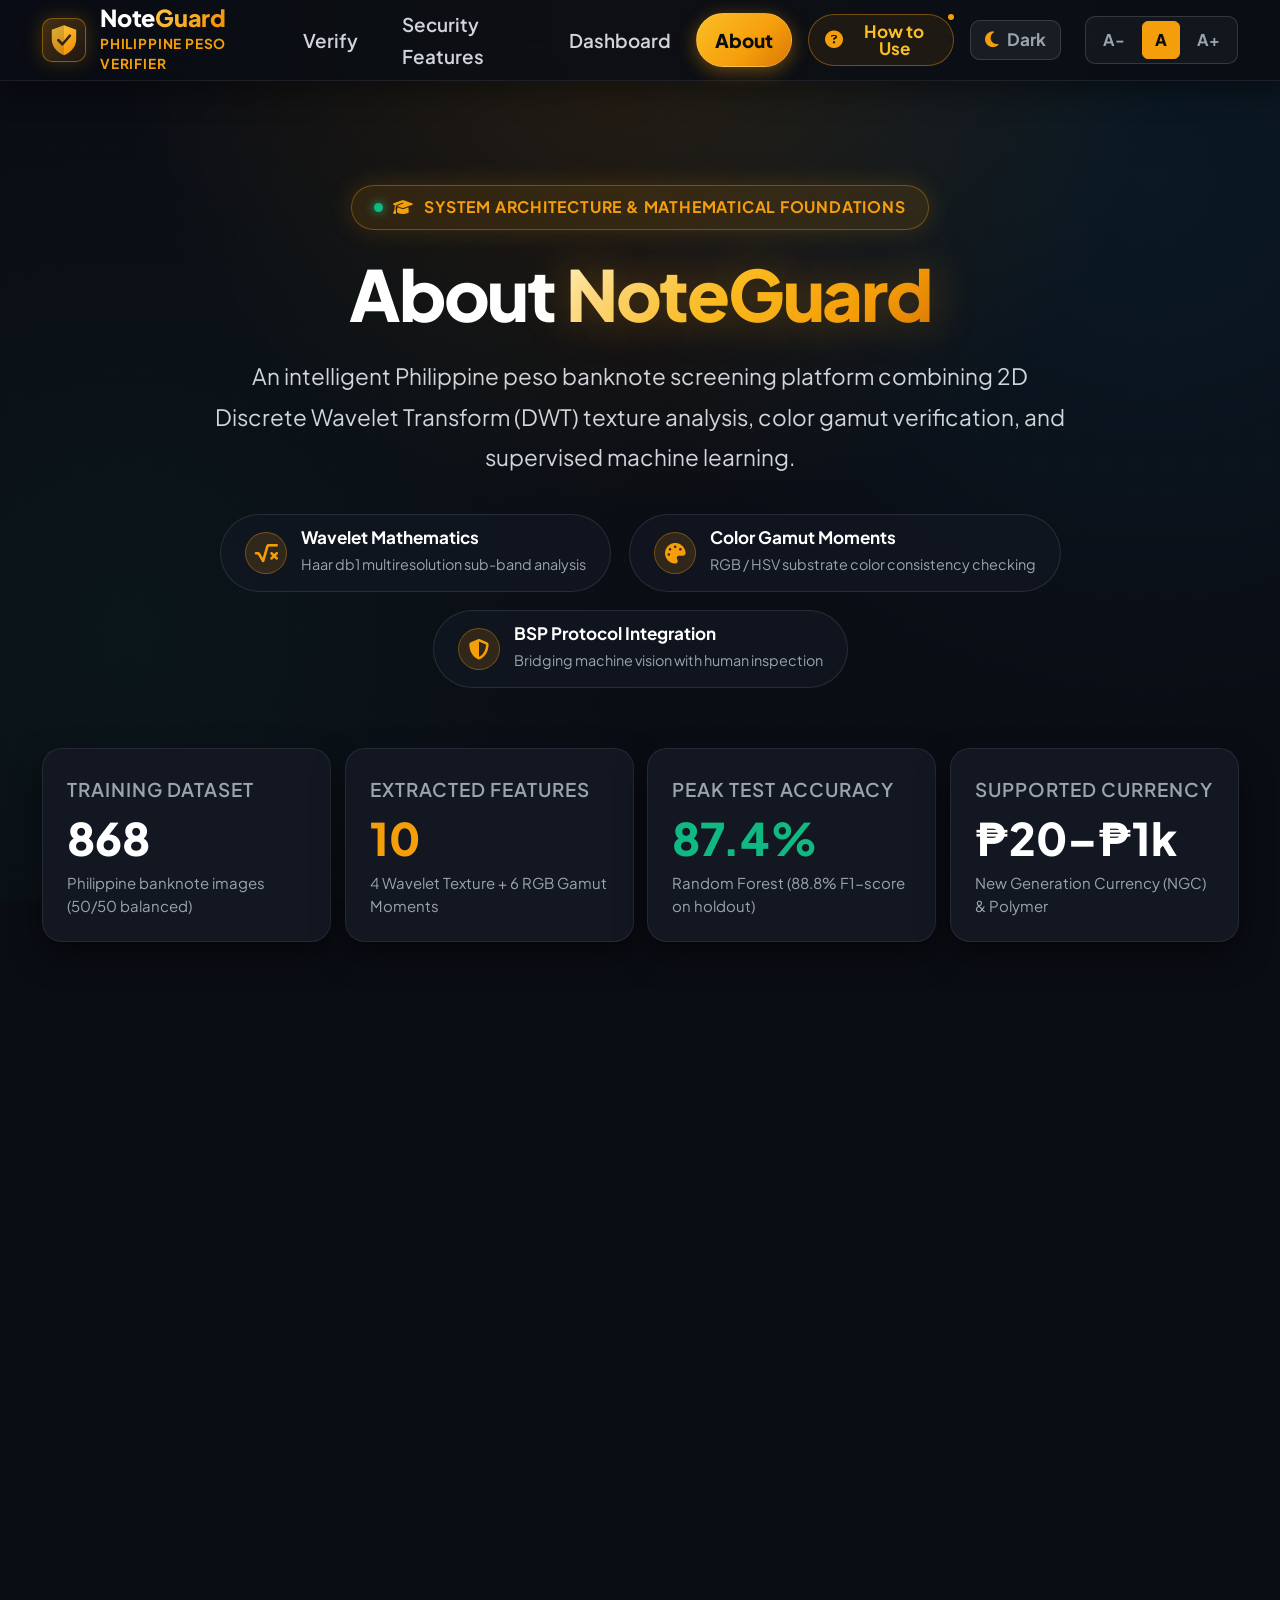
<file: about.html>
<!DOCTYPE html>
<html lang="en">
<head>
    <meta charset="UTF-8">
    <meta name="viewport" content="width=device-width, initial-scale=1.0">
    <meta name="color-scheme" content="dark light">
    <meta name="theme-color" content="#0a0d14">
    <title>About — NoteGuard Philippine Banknote Classifier</title>

    <!-- Favicon & App Icons -->
    <link rel="icon" type="image/svg+xml" href="/static/img/noteguard-icon.svg">
    <link rel="apple-touch-icon" href="/static/img/noteguard-app-icon.svg">

    <!-- Critical Theme & Text-Size Pre-Render Initializer (prevents flash of wrong theme) -->
    <style>
      :root, html, body {
        background-color: #0a0d14;
        color: #f1f5f9;
        color-scheme: dark;
      }
      html[data-theme="light"], html[data-theme="light"] body {
        background-color: #f4efe6 !important;
        background: #f4efe6 !important;
        color: #2b303a !important;
        color-scheme: light;
      }
    </style>
    <script>
      (function() {
        // Add js-enabled class to <html> immediately so animation initial state only activates with JS
        document.documentElement.classList.add("js-enabled");

        try {
          var savedTheme = localStorage.getItem("noteguard_theme") || "dark";
          document.documentElement.setAttribute("data-theme", savedTheme);
          var metaColor = document.querySelector('meta[name="theme-color"]');
          if (metaColor) metaColor.setAttribute("content", savedTheme === "light" ? "#f4efe6" : "#0a0d14");
        } catch (e) {}

        try {
          var savedSize = localStorage.getItem("noteguard_text_size") || "normal";
          document.documentElement.setAttribute("data-text-size", savedSize);
        } catch (e) {}
      })();
    </script>

    <!-- Seamless Navigation Resolver (handles both Flask :5000 and Live Server / Static environments) -->
    <script>
      (function() {
        var isStatic = window.location.protocol === "file:" || 
                       (window.location.port !== "" && window.location.port !== "5000");

        function resolveHref(target) {
          if (!target) return target;
          var clean = target.split("?")[0].split("#")[0];
          if (clean === "/" || clean === "" || clean.endsWith("/index") || clean.endsWith("/index.html")) {
            return isStatic ? "index.html" : "/";
          }
          if (clean === "/security" || clean.endsWith("/security") || clean.endsWith("/security.html")) {
            return isStatic ? "security.html" : "/security";
          }
          if (clean === "/dashboard" || clean.endsWith("/dashboard") || clean.endsWith("/dashboard.html")) {
            return isStatic ? "dashboard.html" : "/dashboard";
          }
          if (clean === "/about" || clean.endsWith("/about") || clean.endsWith("/about.html")) {
            return isStatic ? "about.html" : "/about";
          }
          return target;
        }

        function fixAllNavLinks() {
          if (!isStatic) return;
          var links = document.querySelectorAll('a[href]');
          for (var i = 0; i < links.length; i++) {
            var raw = links[i].getAttribute("href");
            if (raw && !raw.startsWith("#") && !raw.startsWith("http://") && !raw.startsWith("https://") && !raw.startsWith("mailto:")) {
              var fixed = resolveHref(raw);
              if (fixed && fixed !== raw) {
                links[i].setAttribute("href", fixed);
              }
            }
          }
        }

        if (document.readyState === "loading") {
          document.addEventListener("DOMContentLoaded", fixAllNavLinks);
        } else {
          fixAllNavLinks();
        }

        // Global capture-phase click interceptor to prevent 404s/white screen on static servers
        document.addEventListener("click", function(e) {
          var a = e.target.closest("a");
          if (!a) return;
          var href = a.getAttribute("href");
          if (!href || href.startsWith("#") || href.startsWith("http://") || href.startsWith("https://") || href.startsWith("mailto:")) return;
          
          if (isStatic) {
            var target = resolveHref(href);
            if (target && target !== href) {
              e.preventDefault();
              window.location.href = target;
            }
          }
        }, true);
      })();
    </script>

    <!-- Google Fonts -->
    <link rel="preconnect" href="https://fonts.googleapis.com">
    <link rel="preconnect" href="https://fonts.gstatic.com" crossorigin>
    <link href="https://fonts.googleapis.com/css2?family=IBM+Plex+Mono:wght@400;500;600&family=IBM+Plex+Sans:wght@400;500;600;700;800&family=Plus+Jakarta+Sans:wght@400;500;600;700;800&display=swap" rel="stylesheet">

    <!-- Font Awesome -->
    <link rel="stylesheet" href="https://cdnjs.cloudflare.com/ajax/libs/font-awesome/6.5.1/css/all.min.css" integrity="sha512-DTOQO9RWCH3ppGqcWaEA1BIZOC6xxalwEsw9c2QQeAIftl+Vegovlnee1c9QX4TctnWMn13TZye+giMm8e2LwA==" crossorigin="anonymous" referrerpolicy="no-referrer">

    <!-- App Stylesheet -->
    <link rel="stylesheet" href="/static/css/style.css?v=5.0">

    
</head>
<body>
    <!-- Header / Navbar -->
    <header class="navbar">
        <div class="container nav-container">
            <a href="/index.html" class="brand" aria-label="NoteGuard Home">
                <span class="brand-icon">
                    <img src="/static/img/noteguard-icon.svg" alt="NoteGuard Logo" class="brand-logo-img">
                </span>
                <div class="brand-text-col">
                    <span class="brand-name">Note<span class="brand-name-accent">Guard</span></span>
                    <span class="brand-subtitle">Philippine Peso Verifier</span>
                </div>
            </a>

            
            <div class="nav-controls-right">
                <nav class="nav-links" id="navLinks">
                    <a href="/index.html" class="nav-link">Verify</a>
                    <a href="/security.html" class="nav-link">Security Features</a>
                    <a href="/dashboard.html" class="nav-link">Dashboard</a>
                    <a href="/about.html" class="nav-link active">About</a>
                </nav>

                <!-- How to Use Guide Button -->
                <button type="button" class="btn-how-to-use" id="btnHowToUse" aria-haspopup="dialog" aria-controls="howToUseModal" aria-label="Open How to Use guide" title="How to Use NoteGuard">
                    <i class="fa-solid fa-circle-question"></i>
                    <span class="how-to-use-text">How to Use</span>
                </button>

                <!-- Theme Switcher Mode Button -->
                <button type="button" class="theme-toggle-btn" id="themeToggleBtn" aria-label="Toggle dark or light theme" title="Switch Theme (Dark / Light)">
                    <i class="fa-solid fa-moon" id="themeIcon"></i>
                    <span class="theme-label" id="themeLabel">Dark</span>
                </button>

                <!-- Hamburger Menu Trigger (Direct sibling of themeToggleBtn on mobile) -->
                <button class="nav-hamburger" id="navHamburger" aria-label="Toggle navigation">
                    <i class="fa-solid fa-bars"></i>
                </button>

                <!-- Desktop Text-Size Accessibility Controls (A- / A / A+) -->
                <div class="text-size-toggle desktop-only" role="group" aria-label="Text Size Accessibility Controls">
                    <button type="button" class="text-size-btn btn-text-dec" id="btnTextDec" aria-label="Decrease text size" title="Smaller text">A-</button>
                    <button type="button" class="text-size-btn btn-text-reset" id="btnTextReset" aria-label="Reset text size" title="Default text size (18px)">A</button>
                    <button type="button" class="text-size-btn btn-text-inc" id="btnTextInc" aria-label="Increase text size" title="Larger text">A+</button>
                </div>
            </div>
        </div>
    </header>

    <!-- Main Content -->
    <main class="main-content">
        
<div class="container">

  <!-- Hero Header -->
  <div class="hero-header" data-animate="fade-up">
    <div class="hero-badge">
      <span class="hero-badge-dot"></span>
      <i class="fa-solid fa-graduation-cap"></i>
      <span>System Architecture & Mathematical Foundations</span>
    </div>
    <h1 class="hero-title">About <span class="gradient-text">NoteGuard</span></h1>
    <p class="hero-desc">
      An intelligent Philippine peso banknote screening platform combining 2D Discrete Wavelet Transform (DWT) texture analysis, color gamut verification, and supervised machine learning.
    </p>
    <div class="hero-features-ribbon" data-animate-group>
      <div class="hero-feature-item" data-animate="fade-up">
        <div class="feature-icon-circle"><i class="fa-solid fa-square-root-variable"></i></div>
        <div>
          <strong>Wavelet Mathematics</strong>
          <span>Haar db1 multiresolution sub-band analysis</span>
        </div>
      </div>
      <div class="hero-feature-item" data-animate="fade-up">
        <div class="feature-icon-circle"><i class="fa-solid fa-palette"></i></div>
        <div>
          <strong>Color Gamut Moments</strong>
          <span>RGB / HSV substrate color consistency checking</span>
        </div>
      </div>
      <div class="hero-feature-item" data-animate="fade-up">
        <div class="feature-icon-circle"><i class="fa-solid fa-shield-halved"></i></div>
        <div>
          <strong>BSP Protocol Integration</strong>
          <span>Bridging machine vision with human inspection</span>
        </div>
      </div>
    </div>
  </div>

  <!-- Key Statistics Grid -->
  <div class="metrics-grid" data-animate-group>
    <div class="metric-card" data-animate="fade-up">
      <div class="metric-label">Training Dataset</div>
      <div class="metric-value">868</div>
      <div class="metric-sub">Philippine banknote images (50/50 balanced)</div>
    </div>
    <div class="metric-card" data-animate="fade-up">
      <div class="metric-label">Extracted Features</div>
      <div class="metric-value" style="color: var(--color-primary);">10</div>
      <div class="metric-sub">4 Wavelet Texture + 6 RGB Gamut Moments</div>
    </div>
    <div class="metric-card" data-animate="fade-up">
      <div class="metric-label">Peak Test Accuracy</div>
      <div class="metric-value" style="color: var(--color-genuine);">87.4%</div>
      <div class="metric-sub">Random Forest (88.8% F1-score on holdout)</div>
    </div>
    <div class="metric-card" data-animate="fade-up">
      <div class="metric-label">Supported Currency</div>
      <div class="metric-value">₱20–₱1k</div>
      <div class="metric-sub">New Generation Currency (NGC) & Polymer</div>
    </div>
  </div>

  <!-- How It Works (Pipeline) -->
  <div class="card" data-animate="fade-up">
    <div class="card-header">
      <div class="card-title-group">
        <div class="card-title-icon-box">
          <i class="fa-solid fa-gears" style="color: var(--color-primary);"></i>
        </div>
        <div>
          <h2 class="card-title">How NoteGuard Works</h2>
          <p class="card-subtitle">End-to-end verification pipeline from photo capture to multi-modal verdict</p>
        </div>
      </div>
    </div>

    <div class="card-body">
      <div class="about-steps-list" data-animate-group>
        
        <!-- Step 1 -->
        <div class="about-step-card" data-animate="fade-up">
          <div class="about-step-number">1</div>
          <div class="about-step-content">
            <div class="about-step-title">
              <i class="fa-solid fa-camera" style="color: var(--color-primary);"></i>
              Image Ingestion & Preprocessing
            </div>
            <div class="about-step-body">
              The user uploads or captures a photo of a Philippine peso note. The image is validated for integrity, normalized to standard resolution, and separated into its grayscale luminance channel for micro-texture decomposition alongside RGB planes for color spectrum analysis.
            </div>
          </div>
        </div>

        <!-- Step 2 -->
        <div class="about-step-card" data-animate="fade-up">
          <div class="about-step-number">2</div>
          <div class="about-step-content">
            <div class="about-step-title">
              <i class="fa-solid fa-wave-square" style="color: var(--color-primary);"></i>
              2D Discrete Wavelet Decomposition (DWT)
            </div>
            <div class="about-step-body">
              Using the Haar wavelet basis (db1), the image undergoes single-level 2D wavelet decomposition. From the approximation coefficients (cA) and detail bands (cH, cV, cD), NoteGuard extracts statistical moments that characterize genuine abaca-cotton paper fibers vs smooth photocopier paper.
            </div>
          </div>
        </div>

        <!-- Step 3 -->
        <div class="about-step-card" data-animate="fade-up">
          <div class="about-step-number">3</div>
          <div class="about-step-content">
            <div class="about-step-title">
              <i class="fa-solid fa-brain" style="color: var(--color-primary);"></i>
              Supervised Machine Learning Classification
            </div>
            <div class="about-step-body">
              The 10-dimensional feature vector is evaluated by trained <strong>Random Forest</strong> and <strong>Decision Tree</strong> classifiers. The models calculate class probabilities for <strong>Genuine</strong> vs <strong>Forged</strong> banknotes based on patterns learned from 868 Philippine currency specimens.
            </div>
          </div>
        </div>

        <!-- Step 4 -->
        <div class="about-step-card" data-animate="fade-up">
          <div class="about-step-number">4</div>
          <div class="about-step-content">
            <div class="about-step-title">
              <i class="fa-solid fa-shield-halved" style="color: var(--color-primary);"></i>
              Multi-Modal Heuristics & BSP Verification
            </div>
            <div class="about-step-body">
              High-frequency energy (sharpness), color chemistry, and denomination patterns are checked against empirical genuine thresholds. An out-of-distribution safeguard flags unclassified images, and users are guided to verify physical <strong>FEEL • LOOK • TILT</strong> security features.
            </div>
          </div>
        </div>

      </div>
    </div>
  </div>

  <!-- Mathematical Wavelet Texture Features -->
  <div class="card" data-animate="fade-up">
    <div class="card-header">
      <div class="card-title-group">
        <div class="card-title-icon-box">
          <i class="fa-solid fa-square-root-variable" style="color: var(--color-primary);"></i>
        </div>
        <div>
          <h2 class="card-title">Wavelet Feature Foundations</h2>
          <p class="card-subtitle">Statistical metrics derived from wavelet approximation coefficients</p>
        </div>
      </div>
    </div>

    <div class="card-body">
      <div class="wavelet-theory-grid" data-animate-group>
        
        <div class="wavelet-theory-card" data-animate="fade-up">
          <div class="wavelet-theory-title">
            <i class="fa-solid fa-chart-line" style="color: var(--color-primary);"></i>
            Variance
          </div>
          <div class="wavelet-theory-desc">
            Measures the spread of wavelet coefficient energy. Genuine banknotes feature micro-relief and abaca fibers that yield consistent, high variance, whereas inkjet photocopies display flat, low variance.
          </div>
        </div>

        <div class="wavelet-theory-card" data-animate="fade-up">
          <div class="wavelet-theory-title">
            <i class="fa-solid fa-chart-area" style="color: var(--color-primary);"></i>
            Skewness
          </div>
          <div class="wavelet-theory-desc">
            Quantifies the asymmetry of the coefficient distribution. Intaglio engraved portraits produce heavy directional shading that shifts the distribution skew away from normal Gaussian noise.
          </div>
        </div>

        <div class="wavelet-theory-card" data-animate="fade-up">
          <div class="wavelet-theory-title">
            <i class="fa-solid fa-chart-simple" style="color: var(--color-primary);"></i>
            Kurtosis (Excess)
          </div>
          <div class="wavelet-theory-desc">
            Measures the peakedness and tail heaviness of wavelet coefficients. Sharp intaglio lines and fine guilloche borders produce pronounced peaks and heavy-tailed kurtosis values.
          </div>
        </div>

        <div class="wavelet-theory-card" data-animate="fade-up">
          <div class="wavelet-theory-title">
            <i class="fa-solid fa-network-wired" style="color: var(--color-primary);"></i>
            Shannon Entropy
          </div>
          <div class="wavelet-theory-desc">
            Evaluates the information density and randomness of the banknote surface. Complex security patterns yield high entropy, while blurred or filtered counterfeit prints show reduced information entropy.
          </div>
        </div>

      </div>
    </div>
  </div>

  <!-- Training Data & Rigorous Validation -->
  <div class="card" data-animate="fade-up">
    <div class="card-header">
      <div class="card-title-group">
        <div class="card-title-icon-box">
          <i class="fa-solid fa-database" style="color: var(--color-primary);"></i>
        </div>
        <div>
          <h2 class="card-title">Training Data & Validation Methodology</h2>
          <p class="card-subtitle">Truthful documentation of dataset construction and machine learning validation</p>
        </div>
      </div>
    </div>

    <div class="card-body">
      <ul style="padding-left: 20px; font-size: 0.88rem; color: var(--text-muted); line-height: 1.8;">
        <li><strong>Dataset Origin:</strong> 868 high-resolution crops of Philippine banknotes across all 6 New Generation Currency (NGC) denominations (₱20, ₱50, ₱100, ₱200, ₱500, ₱1,000) and realistic simulated counterfeits.</li>
        <li><strong>Balanced Classes:</strong> Exactly 434 genuine specimens and 434 counterfeit specimens (50% / 50% class balance) to prevent majority-class prediction bias.</li>
        <li><strong>Data Leakage Prevention:</strong> Split 80% train (685 images) and 20% test (183 images) using <strong>GroupShuffleSplit</strong> grouped by source image, guaranteeing no augmented versions of the same banknote appear in both training and test sets.</li>
        <li><strong>Domain Adaptation:</strong> Feature extraction includes adaptive resolution scaling and empirical bounding to protect against out-of-distribution camera anomalies.</li>
      </ul>
    </div>
  </div>

  <!-- Technology Stack -->
  <div class="card" data-animate="fade-up">
    <div class="card-header">
      <div class="card-title-group">
        <div class="card-title-icon-box">
          <i class="fa-solid fa-microchip" style="color: var(--color-primary);"></i>
        </div>
        <div>
          <h2 class="card-title">Technology Stack</h2>
          <p class="card-subtitle">Open-source libraries powering NoteGuard</p>
        </div>
      </div>
    </div>

    <div class="card-body">
      <div class="tech-stack-wrap">
        <div class="tech-badge-pill"><i class="fa-brands fa-python" style="color: #f59e0b;"></i> Python 3.10+</div>
        <div class="tech-badge-pill"><i class="fa-solid fa-flask" style="color: #f59e0b;"></i> Flask 3.x</div>
        <div class="tech-badge-pill"><i class="fa-solid fa-brain" style="color: #f59e0b;"></i> scikit-learn</div>
        <div class="tech-badge-pill"><i class="fa-solid fa-wave-square" style="color: #f59e0b;"></i> PyWavelets (DWT)</div>
        <div class="tech-badge-pill"><i class="fa-solid fa-eye" style="color: #f59e0b;"></i> OpenCV / Pillow</div>
        <div class="tech-badge-pill"><i class="fa-solid fa-calculator" style="color: #f59e0b;"></i> NumPy</div>
        <div class="tech-badge-pill"><i class="fa-solid fa-table" style="color: #f59e0b;"></i> Pandas</div>
        <div class="tech-badge-pill"><i class="fa-solid fa-chart-simple" style="color: #f59e0b;"></i> Chart.js</div>
      </div>
    </div>
  </div>

  <!-- Educational Disclaimer -->
  <div class="card" style="border-left: 4px solid var(--color-primary);" data-animate="fade-up">
    <div class="card-body">
      <div style="font-size: 0.95rem; font-weight: 700; color: var(--color-primary); margin-bottom: 8px; display: flex; align-items: center; gap: 8px;">
        <i class="fa-solid fa-triangle-exclamation"></i> Academic & Educational Project Disclaimer
      </div>
      <p style="font-size: 0.85rem; color: var(--text-muted); line-height: 1.7; margin: 0;">
        NoteGuard is an academic machine learning proof-of-concept developed to demonstrate automated wavelet texture analysis. It is <strong>NOT an officially certified currency verification device</strong> and should never be used as the sole determinant for legal or commercial transactions. Always physically verify banknotes using the official <strong>FEEL • LOOK • TILT</strong> guidelines published by the <a href="https://www.bsp.gov.ph" target="_blank" rel="noopener noreferrer" style="color: var(--color-primary); text-decoration: underline;">Bangko Sentral ng Pilipinas (BSP)</a>.
      </p>
    </div>
  </div>

</div>

    </main>

    <!-- Footer -->
    <footer class="footer" data-animate="fade">
        <div class="container footer-container">
            <div class="footer-col-brand">
                <div class="footer-brand-header">
                    <span class="footer-brand-icon">
                        <img src="/static/img/noteguard-icon.svg" alt="NoteGuard Logo" class="footer-logo-img">
                    </span>
                    <span class="footer-brand-title">Note<span class="brand-name-accent">Guard</span></span>
                </div>
                <p class="footer-desc">
                    Intelligent screening system for Philippine Peso banknotes utilizing 2D Discrete Wavelet Transform (DWT) texture decomposition, color gamut analysis, and machine learning.
                </p>
                <div class="footer-compliance-pill">
                    <i class="fa-solid fa-building-columns"></i>
                    <span>Aligned with Bangko Sentral ng Pilipinas (BSP) Verification Standards</span>
                </div>
            </div>

            <div class="footer-col-links">
                <h4 class="footer-heading">Platform Navigation</h4>
                <ul class="footer-links-list">
                    <li><a href="/index.html"><i class="fa-solid fa-magnifying-glass"></i> Currency Verifier</a></li>
                    <li><a href="/security.html"><i class="fa-solid fa-shield"></i> Security Features Guide</a></li>
                    <li><a href="/dashboard.html"><i class="fa-solid fa-chart-line"></i> Model Evaluation Dashboard</a></li>
                    <li><a href="/about.html"><i class="fa-solid fa-circle-info"></i> System Architecture</a></li>
                </ul>
            </div>

            <div class="footer-col-tech">
                <h4 class="footer-heading">Inspection Standards</h4>
                <div class="footer-tags-grid">
                    <span class="footer-tech-tag"><i class="fa-solid fa-wave-square"></i> 2D Wavelet (db1)</span>
                    <span class="footer-tech-tag"><i class="fa-solid fa-brain"></i> Random Forest ML</span>
                    <span class="footer-tech-tag"><i class="fa-solid fa-hand-holding-dollar"></i> FEEL • LOOK • TILT</span>
                    <span class="footer-tech-tag"><i class="fa-solid fa-universal-access"></i> WCAG 2.1 AA</span>
                </div>
                <p class="footer-disclaimer-note">
                    <strong>Notice:</strong> Machine learning screening aids rapid assessment. Legal authentication remains governed by the Bangko Sentral ng Pilipinas.
                </p>
            </div>
        </div>

    </footer>

    <!-- =================================================================== -->
    <!-- HOW TO USE GUIDE ACCESSIBLE MODAL DIALOG                            -->
    <!-- =================================================================== -->
    <div class="guide-modal-backdrop" id="howToUseModal" role="dialog" aria-modal="true" aria-labelledby="guideModalTitle" hidden>
        <div class="guide-modal-dialog">
            <!-- Modal Header -->
            <div class="guide-modal-header">
                <div class="guide-modal-title-wrap">
                    <div class="guide-title-icon-box">
                        <i class="fa-solid fa-circle-question"></i>
                    </div>
                    <div>
                        <h2 class="guide-modal-title" id="guideModalTitle">How to Use NoteGuard</h2>
                        <span class="guide-modal-subtitle">Philippine Peso Banknote Verification Guide</span>
                    </div>
                </div>
                <button type="button" class="guide-modal-close-btn" id="btnCloseGuideModal" aria-label="Close guide modal">
                    <i class="fa-solid fa-xmark"></i>
                </button>
            </div>

            <!-- Stepper Progress Header -->
            <div class="guide-stepper-bar">
                <span class="guide-step-counter" id="guideStepCounter">Step 1 of 6</span>
                <div class="guide-stepper-dots" id="guideStepperDots" role="tablist" aria-label="Guide Steps Navigation">
                    <button type="button" class="guide-step-dot active" data-step="0" aria-label="Step 1: Open the Verify Page" aria-current="step"></button>
                    <button type="button" class="guide-step-dot" data-step="1" aria-label="Step 2: Prepare Your Banknote Photo"></button>
                    <button type="button" class="guide-step-dot" data-step="2" aria-label="Step 3: Upload Banknote Image"></button>
                    <button type="button" class="guide-step-dot" data-step="3" aria-label="Step 4: Run Machine Learning Analysis"></button>
                    <button type="button" class="guide-step-dot" data-step="4" aria-label="Step 5: Understand Verification Results"></button>
                    <button type="button" class="guide-step-dot" data-step="5" aria-label="Step 6: Explore Additional Features"></button>
                </div>
            </div>

            <!-- Modal Content Slides Container -->
            <div class="guide-modal-body">

                <!-- Step 1: Open the Verify Page -->
                <div class="guide-step-slide active" data-step="0">
                    <div class="guide-slide-badge">
                        <i class="fa-solid fa-compass"></i> Step 1: Getting Started
                    </div>
                    <h3 class="guide-slide-heading">Open the Verify Page</h3>
                    <p class="guide-slide-text">
                        Navigate to the <strong>Verify</strong> page using the top navigation bar. This is NoteGuard's primary interactive testing suite where you can inspect Philippine Peso banknotes for counterfeit characteristics.
                    </p>
                    <div class="guide-slide-card">
                        <div class="guide-mini-flow">
                            <span class="guide-nav-mockup"><i class="fa-solid fa-shield-halved"></i> Note<strong>Guard</strong></span>
                            <i class="fa-solid fa-arrow-right" style="color: var(--color-primary);"></i>
                            <span class="guide-pill-mockup active">Verify</span>
                            <span class="guide-pill-mockup">Security Features</span>
                            <span class="guide-pill-mockup">Dashboard</span>
                        </div>
                        <div class="guide-card-note">
                            <i class="fa-solid fa-circle-check" style="color: var(--color-genuine);"></i>
                            <span>You can access NoteGuard from any modern desktop, tablet, or smartphone browser.</span>
                        </div>
                    </div>
                </div>

                <!-- Step 2: Prepare your banknote photo -->
                <div class="guide-step-slide" data-step="1" hidden>
                    <div class="guide-slide-badge">
                        <i class="fa-solid fa-camera"></i> Step 2: Best Photography Practices
                    </div>
                    <h3 class="guide-slide-heading">Prepare Your Banknote Photo</h3>
                    <p class="guide-slide-text">
                        The Discrete Wavelet Transform (DWT) relies on clear micro-texture patterns in intaglio engraving and abaca fibers. A high-quality photo ensures the most accurate classification.
                    </p>
                    <div class="guide-tips-grid">
                        <div class="guide-tip-item">
                            <i class="fa-solid fa-table-cells" style="color: #38bdf8;"></i>
                            <div>
                                <strong>Plain, Flat Background</strong>
                                <span>Lay the note completely flat on a dark, non-reflective surface.</span>
                            </div>
                        </div>
                        <div class="guide-tip-item">
                            <i class="fa-solid fa-sun" style="color: #f59e0b;"></i>
                            <div>
                                <strong>Even Diffused Lighting</strong>
                                <span>Avoid harsh glare, flashlight hotspots, or casting heavy hand shadows.</span>
                            </div>
                        </div>
                        <div class="guide-tip-item">
                            <i class="fa-solid fa-expand" style="color: #10b981;"></i>
                            <div>
                                <strong>All 4 Corners Visible</strong>
                                <span>Fill the camera frame with the banknote so all edges and borders are in view.</span>
                            </div>
                        </div>
                        <div class="guide-tip-item">
                            <i class="fa-solid fa-file-image" style="color: #a855f7;"></i>
                            <div>
                                <strong>Sharp & In Focus</strong>
                                <span>Supported formats: PNG, JPG, JPEG, GIF, BMP, WEBP (up to 16MB).</span>
                            </div>
                        </div>
                    </div>
                </div>

                <!-- Step 3: Upload the image -->
                <div class="guide-step-slide" data-step="2" hidden>
                    <div class="guide-slide-badge">
                        <i class="fa-solid fa-cloud-arrow-up"></i> Step 3: Uploading
                    </div>
                    <h3 class="guide-slide-heading">Upload the Banknote Image</h3>
                    <p class="guide-slide-text">
                        Drag and drop your image directly onto the dashed upload zone, or click <strong>"Choose file"</strong> to browse from your device storage or camera roll.
                    </p>
                    <div class="guide-upload-preview-mockup">
                        <div class="guide-dropzone-mockup">
                            <i class="fa-regular fa-image" style="font-size: 2rem; color: var(--color-primary); margin-bottom: 8px;"></i>
                            <span>Drag & drop banknote photo or click <strong>Choose file</strong></span>
                        </div>
                        <div class="guide-sample-strip">
                            <span class="guide-sample-strip-label"><i class="fa-solid fa-flask"></i> Quick Demo Specimens Available:</span>
                            <span class="guide-sample-badge">₱20</span>
                            <span class="guide-sample-badge">₱50</span>
                            <span class="guide-sample-badge">₱100</span>
                            <span class="guide-sample-badge">₱200</span>
                            <span class="guide-sample-badge">₱500</span>
                            <span class="guide-sample-badge">₱1,000</span>
                        </div>
                    </div>
                </div>

                <!-- Step 4: Click Analyze Currency Note -->
                <div class="guide-step-slide" data-step="3" hidden>
                    <div class="guide-slide-badge">
                        <i class="fa-solid fa-bolt"></i> Step 4: Inspection
                    </div>
                    <h3 class="guide-slide-heading">Run Machine Learning Analysis</h3>
                    <p class="guide-slide-text">
                        Click the golden <strong>"Analyze Currency Note"</strong> button. NoteGuard instantly executes full wavelet decomposition and color gamut extraction:
                    </p>
                    <div class="guide-pipeline-box">
                        <div class="guide-pipeline-step">
                            <div class="pipeline-step-num">1</div>
                            <div class="pipeline-step-desc">
                                <strong>DWT Decomposition:</strong> Extracts 4 Daubechies (db1) sub-bands (Approximation cA, Horizontal cH, Vertical cV, Diagonal cD).
                            </div>
                        </div>
                        <div class="guide-pipeline-step">
                            <div class="pipeline-step-num">2</div>
                            <div class="pipeline-step-desc">
                                <strong>Gamut Moments:</strong> Measures 6 RGB color distribution metrics to verify authentic government security dyes.
                            </div>
                        </div>
                        <div class="guide-pipeline-step">
                            <div class="pipeline-step-num">3</div>
                            <div class="pipeline-step-desc">
                                <strong>Ensemble Classification:</strong> Evaluated via trained <strong>Random Forest</strong> and <strong>Decision Tree</strong> models.
                            </div>
                        </div>
                    </div>
                </div>

                <!-- Step 5: Read the result -->
                <div class="guide-step-slide" data-step="4" hidden>
                    <div class="guide-slide-badge">
                        <i class="fa-solid fa-square-poll-vertical"></i> Step 5: Evaluation
                    </div>
                    <h3 class="guide-slide-heading">Understand Verification Results</h3>
                    <p class="guide-slide-text">
                        Review the resulting verdict card, model confidence score, and extracted wavelet values:
                    </p>
                    <div class="guide-verdicts-grid">
                        <div class="guide-verdict-card genuine">
                            <div class="guide-verdict-title"><i class="fa-solid fa-circle-check"></i> GENUINE</div>
                            <div class="guide-verdict-desc">High texture relief and color moments consistent with authentic BSP currency specimens.</div>
                        </div>
                        <div class="guide-verdict-card forged">
                            <div class="guide-verdict-title"><i class="fa-solid fa-triangle-exclamation"></i> FORGED</div>
                            <div class="guide-verdict-desc">Texture variance, intaglio sharpness, or security ink deviations detected.</div>
                        </div>
                    </div>
                    <div class="guide-warning-callout">
                        <i class="fa-solid fa-triangle-exclamation" style="color: #f59e0b; font-size: 1.2rem; flex-shrink: 0;"></i>
                        <div>
                            <strong>Yellow Out-of-Distribution Warning:</strong>
                            <span>If features fall far outside normal banknote ranges, lighting was uneven or non-currency was scanned. Retake the photo following the tips in Step 2.</span>
                        </div>
                    </div>
                </div>

                <!-- Step 6: Explore more & Disclaimer -->
                <div class="guide-step-slide" data-step="5" hidden>
                    <div class="guide-slide-badge">
                        <i class="fa-solid fa-compass-drafting"></i> Step 6: Advanced Tools
                    </div>
                    <h3 class="guide-slide-heading">Explore More NoteGuard Features</h3>
                    <p class="guide-slide-text">
                        Expand your understanding of banknote analysis using NoteGuard's specialized analytical tools:
                    </p>
                    <div class="guide-features-overview">
                        <div class="guide-feature-point">
                            <i class="fa-solid fa-flask" style="color: var(--color-primary);"></i>
                            <div><strong>Developer Testing:</strong> Test custom numerical feature vectors or specimen vectors from the training set.</div>
                        </div>
                        <div class="guide-feature-point">
                            <i class="fa-solid fa-chart-line" style="color: var(--color-primary);"></i>
                            <div><strong>Evaluation Dashboard:</strong> Review accuracy, precision, recall, F1-scores, confusion matrices, and ROC curves.</div>
                        </div>
                        <div class="guide-feature-point">
                            <i class="fa-solid fa-shield-halved" style="color: var(--color-primary);"></i>
                            <div><strong>Security Features Guide:</strong> Interactive FEEL • LOOK • TILT checklist for all NGC paper and polymer notes.</div>
                        </div>
                    </div>
                    <div class="guide-academic-disclaimer">
                        <i class="fa-solid fa-graduation-cap" style="color: #f59e0b; font-size: 1.2rem; flex-shrink: 0;"></i>
                        <div>
                            <strong>Educational Project Disclaimer:</strong>
                            <span>NoteGuard is an academic machine learning proof-of-concept. <strong>Do not use it to verify real currency</strong> for financial or legal transactions. Always consult official Bangko Sentral ng Pilipinas (BSP) standards.</span>
                        </div>
                    </div>
                </div>

            </div>

            <!-- Modal Footer Stepper Controls -->
            <div class="guide-modal-footer">
                <button type="button" class="btn-guide-nav outline" id="btnGuidePrev" style="visibility: hidden;">
                    <i class="fa-solid fa-arrow-left"></i> Back
                </button>
                <div class="guide-footer-actions-right">
                    <button type="button" class="btn-guide-nav primary" id="btnGuideNext">
                        Next <i class="fa-solid fa-arrow-right"></i>
                    </button>
                    <button type="button" class="btn-guide-nav primary" id="btnGuideDone" style="display: none;">
                        <i class="fa-solid fa-check"></i> Done
                    </button>
                    <button type="button" class="btn-guide-nav gold" id="btnGuideGoVerify">
                        <i class="fa-solid fa-magnifying-glass"></i> Go to Verify Page
                    </button>
                </div>
            </div>
        </div>
    </div>

    <!-- Global Theme Mode Controller -->
    <script>
      (function() {
        var root = document.documentElement;
        var themeBtn = document.getElementById("themeToggleBtn");
        var themeIcon = document.getElementById("themeIcon");
        var themeLabel = document.getElementById("themeLabel");

        function applyTheme(theme) {
          root.setAttribute("data-theme", theme);
          try { localStorage.setItem("noteguard_theme", theme); } catch(e){}
          var metaColor = document.querySelector('meta[name="theme-color"]');
          if (metaColor) metaColor.setAttribute("content", theme === "light" ? "#f4efe6" : "#0a0d14");
          var metaScheme = document.querySelector('meta[name="color-scheme"]');
          if (metaScheme) metaScheme.setAttribute("content", theme === "light" ? "light dark" : "dark");

          if (themeIcon) {
            themeIcon.className = theme === "light" ? "fa-solid fa-sun" : "fa-solid fa-moon";
          }
          if (themeLabel) {
            themeLabel.textContent = theme === "light" ? "Light" : "Dark";
          }
          window.dispatchEvent(new CustomEvent("noteguard:themechange", { detail: { theme: theme } }));
        }

        var currentTheme = "dark";
        try { currentTheme = localStorage.getItem("noteguard_theme") || "dark"; } catch(e){}
        applyTheme(currentTheme);

        if (themeBtn) {
          themeBtn.addEventListener("click", function() {
            var active = root.getAttribute("data-theme") || "dark";
            var next = active === "dark" ? "light" : "dark";
            applyTheme(next);
          });
        }
      })();
    </script>

    <!-- Global Text Size Controller -->
    <script>
      (function() {
        var root = document.documentElement;

        function applyTextSize(size) {
          root.setAttribute("data-text-size", size);
          try { localStorage.setItem("noteguard_text_size", size); } catch(e){}
          document.querySelectorAll(".btn-text-dec").forEach(function(b) {
            b.classList.toggle("active", size === "small");
          });
          document.querySelectorAll(".btn-text-reset").forEach(function(b) {
            b.classList.toggle("active", size === "normal");
          });
          document.querySelectorAll(".btn-text-inc").forEach(function(b) {
            b.classList.toggle("active", size === "large" || size === "xlarge");
          });
        }

        var current = "normal";
        try { current = localStorage.getItem("noteguard_text_size") || "normal"; } catch(e){}
        applyTextSize(current);

        document.querySelectorAll(".btn-text-dec").forEach(function(btn) {
          btn.addEventListener("click", function() {
            var cur = root.getAttribute("data-text-size") || "normal";
            applyTextSize(cur === "xlarge" ? "large" : (cur === "large" ? "normal" : "small"));
          });
        });
        document.querySelectorAll(".btn-text-reset").forEach(function(btn) {
          btn.addEventListener("click", function() {
            applyTextSize("normal");
          });
        });
        document.querySelectorAll(".btn-text-inc").forEach(function(btn) {
          btn.addEventListener("click", function() {
            var cur = root.getAttribute("data-text-size") || "normal";
            applyTextSize(cur === "small" ? "normal" : (cur === "normal" ? "large" : "xlarge"));
          });
        });
      })();
    </script>

    <!-- How to Use Guide Script (defer, before body close) -->
    <script src="/static/js/how-to-use.js" defer></script>

    <!-- Scroll Animations Script (defer, before body close) -->
    <script src="/static/js/scroll-animations.js" defer></script>

    
<script>
document.addEventListener('DOMContentLoaded', function() {
  const hamburger = document.getElementById('navHamburger');
  const navLinks = document.getElementById('navLinks');
  if (hamburger && navLinks) {
    hamburger.addEventListener('click', function() { navLinks.classList.toggle('open'); });
  }
});
</script>

</body>
</html>
</file>
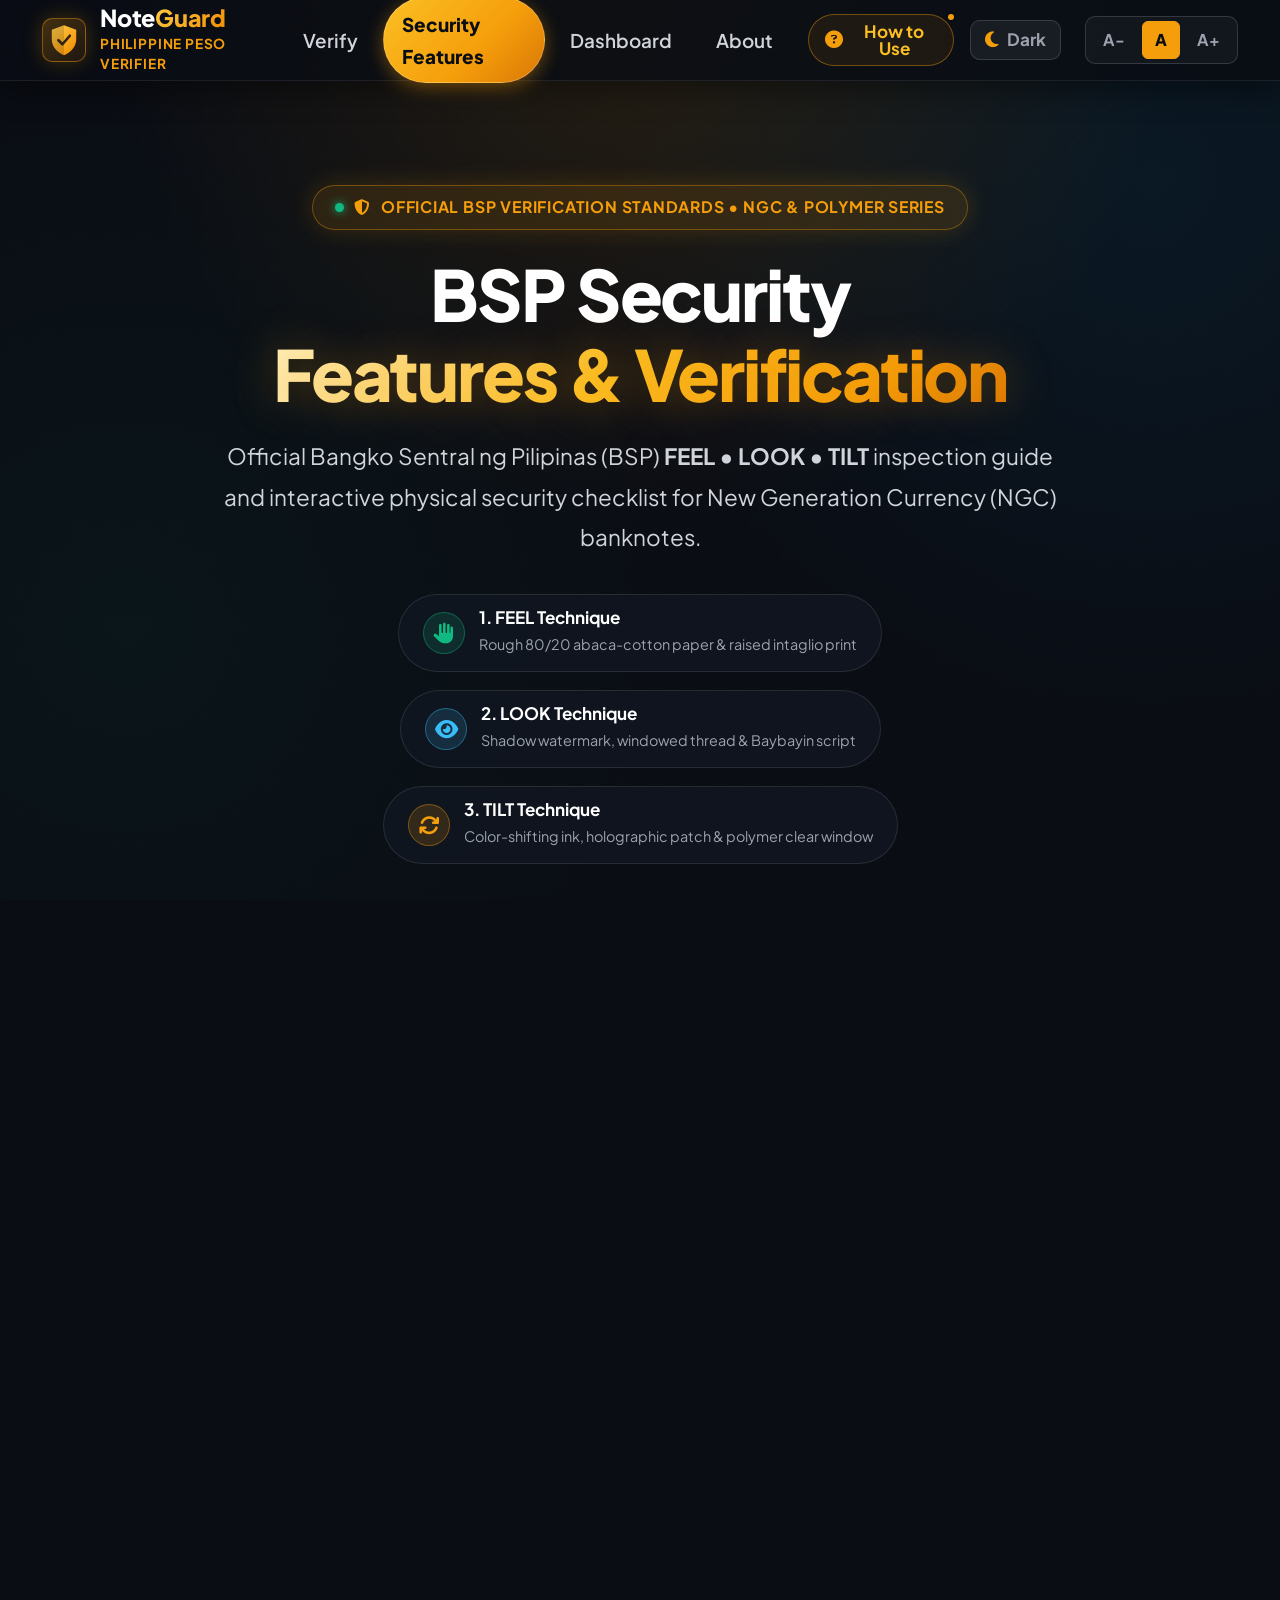
<file: security.html>
<!DOCTYPE html>
<html lang="en">
<head>
    <meta charset="UTF-8">
    <meta name="viewport" content="width=device-width, initial-scale=1.0">
    <meta name="color-scheme" content="dark light">
    <meta name="theme-color" content="#0a0d14">
    <title>BSP Security Features & Verification Guide — NoteGuard</title>

    <!-- Favicon & App Icons -->
    <link rel="icon" type="image/svg+xml" href="/static/img/noteguard-icon.svg">
    <link rel="apple-touch-icon" href="/static/img/noteguard-app-icon.svg">

    <!-- Critical Theme & Text-Size Pre-Render Initializer (prevents flash of wrong theme) -->
    <style>
      :root, html, body {
        background-color: #0a0d14;
        color: #f1f5f9;
        color-scheme: dark;
      }
      html[data-theme="light"], html[data-theme="light"] body {
        background-color: #f4efe6 !important;
        background: #f4efe6 !important;
        color: #2b303a !important;
        color-scheme: light;
      }
    </style>
    <script>
      (function() {
        // Add js-enabled class to <html> immediately so animation initial state only activates with JS
        document.documentElement.classList.add("js-enabled");

        try {
          var savedTheme = localStorage.getItem("noteguard_theme") || "dark";
          document.documentElement.setAttribute("data-theme", savedTheme);
          var metaColor = document.querySelector('meta[name="theme-color"]');
          if (metaColor) metaColor.setAttribute("content", savedTheme === "light" ? "#f4efe6" : "#0a0d14");
        } catch (e) {}

        try {
          var savedSize = localStorage.getItem("noteguard_text_size") || "normal";
          document.documentElement.setAttribute("data-text-size", savedSize);
        } catch (e) {}
      })();
    </script>

    <!-- Seamless Navigation Resolver (handles both Flask :5000 and Live Server / Static environments) -->
    <script>
      (function() {
        var isStatic = window.location.protocol === "file:" || 
                       (window.location.port !== "" && window.location.port !== "5000");

        function resolveHref(target) {
          if (!target) return target;
          var clean = target.split("?")[0].split("#")[0];
          if (clean === "/" || clean === "" || clean.endsWith("/index") || clean.endsWith("/index.html")) {
            return isStatic ? "index.html" : "/";
          }
          if (clean === "/security" || clean.endsWith("/security") || clean.endsWith("/security.html")) {
            return isStatic ? "security.html" : "/security";
          }
          if (clean === "/dashboard" || clean.endsWith("/dashboard") || clean.endsWith("/dashboard.html")) {
            return isStatic ? "dashboard.html" : "/dashboard";
          }
          if (clean === "/about" || clean.endsWith("/about") || clean.endsWith("/about.html")) {
            return isStatic ? "about.html" : "/about";
          }
          return target;
        }

        function fixAllNavLinks() {
          if (!isStatic) return;
          var links = document.querySelectorAll('a[href]');
          for (var i = 0; i < links.length; i++) {
            var raw = links[i].getAttribute("href");
            if (raw && !raw.startsWith("#") && !raw.startsWith("http://") && !raw.startsWith("https://") && !raw.startsWith("mailto:")) {
              var fixed = resolveHref(raw);
              if (fixed && fixed !== raw) {
                links[i].setAttribute("href", fixed);
              }
            }
          }
        }

        if (document.readyState === "loading") {
          document.addEventListener("DOMContentLoaded", fixAllNavLinks);
        } else {
          fixAllNavLinks();
        }

        // Global capture-phase click interceptor to prevent 404s/white screen on static servers
        document.addEventListener("click", function(e) {
          var a = e.target.closest("a");
          if (!a) return;
          var href = a.getAttribute("href");
          if (!href || href.startsWith("#") || href.startsWith("http://") || href.startsWith("https://") || href.startsWith("mailto:")) return;
          
          if (isStatic) {
            var target = resolveHref(href);
            if (target && target !== href) {
              e.preventDefault();
              window.location.href = target;
            }
          }
        }, true);
      })();
    </script>

    <!-- Google Fonts -->
    <link rel="preconnect" href="https://fonts.googleapis.com">
    <link rel="preconnect" href="https://fonts.gstatic.com" crossorigin>
    <link href="https://fonts.googleapis.com/css2?family=IBM+Plex+Mono:wght@400;500;600&family=IBM+Plex+Sans:wght@400;500;600;700;800&family=Plus+Jakarta+Sans:wght@400;500;600;700;800&display=swap" rel="stylesheet">

    <!-- Font Awesome -->
    <link rel="stylesheet" href="https://cdnjs.cloudflare.com/ajax/libs/font-awesome/6.5.1/css/all.min.css" integrity="sha512-DTOQO9RWCH3ppGqcWaEA1BIZOC6xxalwEsw9c2QQeAIftl+Vegovlnee1c9QX4TctnWMn13TZye+giMm8e2LwA==" crossorigin="anonymous" referrerpolicy="no-referrer">

    <!-- App Stylesheet -->
    <link rel="stylesheet" href="/static/css/style.css?v=5.0">

    
</head>
<body>
    <!-- Header / Navbar -->
    <header class="navbar">
        <div class="container nav-container">
            <a href="/index.html" class="brand" aria-label="NoteGuard Home">
                <span class="brand-icon">
                    <img src="/static/img/noteguard-icon.svg" alt="NoteGuard Logo" class="brand-logo-img">
                </span>
                <div class="brand-text-col">
                    <span class="brand-name">Note<span class="brand-name-accent">Guard</span></span>
                    <span class="brand-subtitle">Philippine Peso Verifier</span>
                </div>
            </a>

            
            <div class="nav-controls-right">
                <nav class="nav-links" id="navLinks">
                    <a href="/index.html" class="nav-link">Verify</a>
                    <a href="/security.html" class="nav-link active">Security Features</a>
                    <a href="/dashboard.html" class="nav-link">Dashboard</a>
                    <a href="/about.html" class="nav-link">About</a>
                </nav>

                <!-- How to Use Guide Button -->
                <button type="button" class="btn-how-to-use" id="btnHowToUse" aria-haspopup="dialog" aria-controls="howToUseModal" aria-label="Open How to Use guide" title="How to Use NoteGuard">
                    <i class="fa-solid fa-circle-question"></i>
                    <span class="how-to-use-text">How to Use</span>
                </button>

                <!-- Theme Switcher Mode Button -->
                <button type="button" class="theme-toggle-btn" id="themeToggleBtn" aria-label="Toggle dark or light theme" title="Switch Theme (Dark / Light)">
                    <i class="fa-solid fa-moon" id="themeIcon"></i>
                    <span class="theme-label" id="themeLabel">Dark</span>
                </button>

                <!-- Hamburger Menu Trigger (Direct sibling of themeToggleBtn on mobile) -->
                <button class="nav-hamburger" id="navHamburger" aria-label="Toggle navigation">
                    <i class="fa-solid fa-bars"></i>
                </button>

                <!-- Desktop Text-Size Accessibility Controls (A- / A / A+) -->
                <div class="text-size-toggle desktop-only" role="group" aria-label="Text Size Accessibility Controls">
                    <button type="button" class="text-size-btn btn-text-dec" id="btnTextDec" aria-label="Decrease text size" title="Smaller text">A-</button>
                    <button type="button" class="text-size-btn btn-text-reset" id="btnTextReset" aria-label="Reset text size" title="Default text size (18px)">A</button>
                    <button type="button" class="text-size-btn btn-text-inc" id="btnTextInc" aria-label="Increase text size" title="Larger text">A+</button>
                </div>
            </div>
        </div>
    </header>

    <!-- Main Content -->
    <main class="main-content">
        
<div class="container">

  <!-- Hero Header -->
  <div class="hero-header" data-animate="fade-up">
    <div class="hero-badge">
      <span class="hero-badge-dot"></span>
      <i class="fa-solid fa-shield-halved"></i>
      <span>Official BSP Verification Standards • NGC & Polymer Series</span>
    </div>
    <h1 class="hero-title">BSP Security <span class="gradient-text">Features & Verification</span></h1>
    <p class="hero-desc">
      Official Bangko Sentral ng Pilipinas (BSP) <strong>FEEL • LOOK • TILT</strong> inspection guide and interactive physical security checklist for New Generation Currency (NGC) banknotes.
    </p>
    <div class="hero-features-ribbon" data-animate-group>
      <div class="hero-feature-item" data-animate="fade-up">
        <div class="feature-icon-circle" style="color: #10b981; border-color: rgba(16, 185, 129, 0.4); background: rgba(16, 185, 129, 0.15);"><i class="fa-solid fa-hand"></i></div>
        <div>
          <strong>1. FEEL Technique</strong>
          <span>Rough 80/20 abaca-cotton paper & raised intaglio print</span>
        </div>
      </div>
      <div class="hero-feature-item" data-animate="fade-up">
        <div class="feature-icon-circle" style="color: #38bdf8; border-color: rgba(56, 189, 248, 0.4); background: rgba(56, 189, 248, 0.15);"><i class="fa-solid fa-eye"></i></div>
        <div>
          <strong>2. LOOK Technique</strong>
          <span>Shadow watermark, windowed thread & Baybayin script</span>
        </div>
      </div>
      <div class="hero-feature-item" data-animate="fade-up">
        <div class="feature-icon-circle" style="color: #f59e0b; border-color: rgba(245, 158, 11, 0.4); background: rgba(245, 158, 11, 0.15);"><i class="fa-solid fa-arrows-rotate"></i></div>
        <div>
          <strong>3. TILT Technique</strong>
          <span>Color-shifting ink, holographic patch & polymer clear window</span>
        </div>
      </div>
    </div>
  </div>

  <!-- The BSP 3-Step Verification Method Overview -->
  <div class="card" style="border-left: 4px solid var(--color-primary); margin-bottom: 28px;" data-animate="fade-up">
    <div class="card-header" style="margin-bottom: 14px;">
      <div class="card-title-group">
        <div class="card-title-icon-box">
          <i class="fa-solid fa-book-open"></i>
        </div>
        <div>
          <h2 class="card-title">The Official BSP 3-Step Verification Method</h2>
          <p class="card-subtitle">Practice the simple FEEL • LOOK • TILT inspection technique to verify Philippine banknotes without special equipment</p>
        </div>
      </div>
      <span class="badge-tag" style="background: rgba(245, 158, 11, 0.15); color: #f59e0b; font-weight: 700; border: 1px solid rgba(245, 158, 11, 0.35);">Bangko Sentral ng Pilipinas</span>
    </div>

    <!-- 3-Step Cards (FEEL, LOOK, TILT) -->
    <div class="bsp-method-grid" data-animate-group>
      <!-- 1. FEEL -->
      <div class="bsp-step-card feel" data-animate="fade-up">
        <div class="bsp-step-header">
          <div class="bsp-step-icon">
            <i class="fa-solid fa-hand"></i>
          </div>
          <div>
            <div class="bsp-step-title">1. FEEL</div>
            <div style="font-size: 0.88rem; color: var(--text-muted); font-weight: 600;">Substrate & Embossing</div>
          </div>
        </div>
        <ul class="bsp-step-list">
          <li><strong>Security Paper:</strong> 80% cotton, 20% Philippine abaca; distinctly rough, fibrous texture (never completely smooth or slippery like bond paper).</li>
          <li><strong>Intaglio Embossed Print:</strong> Raised tactile ink across the portrait, denomination numerals, and "REPUBLIKA NG PILIPINAS".</li>
          <li><strong>Tactile Lines:</strong> Pairs of embossed short lines at edges for the visually impaired (1 to 6 pairs on paper; 5 raised dots on polymer).</li>
        </ul>
      </div>

      <!-- 2. LOOK -->
      <div class="bsp-step-card look" data-animate="fade-up">
        <div class="bsp-step-header">
          <div class="bsp-step-icon">
            <i class="fa-solid fa-eye"></i>
          </div>
          <div>
            <div class="bsp-step-title">2. LOOK</div>
            <div style="font-size: 0.88rem; color: var(--text-muted); font-weight: 600;">Watermarks & Inks</div>
          </div>
        </div>
        <ul class="bsp-step-list">
          <li><strong>Shadow Watermark:</strong> Multi-tonal portrait and denomination numeral visible when held up against light.</li>
          <li><strong>Security Fibers:</strong> Red and blue fibers randomly scattered across the paper substrate front and back.</li>
          <li><strong>Asymmetric Serial Number:</strong> Digits ascending in font size from left to right.</li>
          <li><strong>See-Through Baybayin:</strong> Incomplete pre-Hispanic script that completes into "PILIPINO" against back-illumination.</li>
        </ul>
      </div>

      <!-- 3. TILT -->
      <div class="bsp-step-card tilt" data-animate="fade-up">
        <div class="bsp-step-header">
          <div class="bsp-step-icon">
            <i class="fa-solid fa-arrows-rotate"></i>
          </div>
          <div>
            <div class="bsp-step-title">3. TILT</div>
            <div style="font-size: 0.88rem; color: var(--text-muted); font-weight: 600;">Variable Optical Elements</div>
          </div>
        </div>
        <ul class="bsp-step-list">
          <li><strong>Security Thread:</strong> Metallic windowed or embedded thread bearing "BSP" and denomination value.</li>
          <li><strong>Color-Shifting Ink (OVI):</strong> ₱1,000 numeral shifts color from green to blue when tilted.</li>
          <li><strong>Optically Variable Device (OVD):</strong> Reflective metallic patch featuring parrot (₱500) or pearl (₱1,000).</li>
          <li><strong>Polymer ₱1,000 (2022):</strong> Transparent clear window with Philippine eagle, Sampaguita, and dynamic holographic strip.</li>
        </ul>
      </div>
    </div>
  </div>

  <!-- Linked Model Result Banner (Dynamic) -->
  <div class="model-linked-banner" id="modelLinkedBanner" style="display: none;">
    <div class="model-linked-title">
      <i class="fa-solid fa-link" style="color: #38bdf8; font-size: 1.2rem;"></i>
      <div>
        <strong style="font-size: 1.05rem;">Linked Model Prediction:</strong>
        <span id="linkedModelSummary" style="color: #cbd5e1; margin-left: 6px; font-size: 1rem;">--</span>
      </div>
    </div>
    <div style="display: flex; gap: 10px; align-items: center;">
      <span class="badge-tag" id="linkedVerdictBadge" style="font-size: 0.95rem; padding: 6px 14px;">GENUINE</span>
      <button type="button" class="btn btn-secondary" id="btnClearLinkedResult" style="padding: 6px 14px; font-size: 0.85rem; min-height: 38px;">
        <i class="fa-solid fa-xmark"></i> Unlink
      </button>
    </div>
  </div>

  <!-- Denomination Specific Verification Section -->
  <div class="card" data-animate="fade-up">
    <div class="card-header">
      <div class="card-title-group">
        <div class="card-title-icon-box">
          <i class="fa-solid fa-money-bill-wave"></i>
        </div>
        <div>
          <h2 class="card-title">Denomination Security Features & Interactive Inspector</h2>
          <p class="card-subtitle">Select a denomination to inspect its official BSP security features and verify physical indicators</p>
        </div>
      </div>
    </div>

    <!-- Denomination Selector: Large Tappable Cards / Pill Tabs -->
    <div class="denom-tabs-nav" id="denomSelector" role="tablist" aria-label="Philippine Peso Denomination Selector" data-animate-group>
      <button type="button" class="denom-tab-btn active" data-denom="20" role="tab" aria-selected="true" data-animate="fade-up">
        <div class="denom-tab-top">
          <span class="denom-tab-val">₱20</span>
          <span class="denom-color-pill" style="background-color: var(--denom-20); color: var(--denom-20);"></span>
        </div>
        <span class="denom-tab-sub">Twenty Pesos</span>
      </button>

      <button type="button" class="denom-tab-btn" data-denom="50" role="tab" aria-selected="false" data-animate="fade-up">
        <div class="denom-tab-top">
          <span class="denom-tab-val">₱50</span>
          <span class="denom-color-pill" style="background-color: var(--denom-50); color: var(--denom-50);"></span>
        </div>
        <span class="denom-tab-sub">Fifty Pesos</span>
      </button>

      <button type="button" class="denom-tab-btn" data-denom="100" role="tab" aria-selected="false" data-animate="fade-up">
        <div class="denom-tab-top">
          <span class="denom-tab-val">₱100</span>
          <span class="denom-color-pill" style="background-color: var(--denom-100); color: var(--denom-100);"></span>
        </div>
        <span class="denom-tab-sub">One Hundred</span>
      </button>

      <button type="button" class="denom-tab-btn" data-denom="200" role="tab" aria-selected="false" data-animate="fade-up">
        <div class="denom-tab-top">
          <span class="denom-tab-val">₱200</span>
          <span class="denom-color-pill" style="background-color: var(--denom-200); color: var(--denom-200);"></span>
        </div>
        <span class="denom-tab-sub">Two Hundred</span>
      </button>

      <button type="button" class="denom-tab-btn" data-denom="500" role="tab" aria-selected="false" data-animate="fade-up">
        <div class="denom-tab-top">
          <span class="denom-tab-val">₱500</span>
          <span class="denom-color-pill" style="background-color: var(--denom-500); color: var(--denom-500);"></span>
        </div>
        <span class="denom-tab-sub">Five Hundred</span>
      </button>

      <button type="button" class="denom-tab-btn" data-denom="1000" role="tab" aria-selected="false" data-animate="fade-up">
        <div class="denom-tab-top">
          <span class="denom-tab-val">₱1,000</span>
          <span class="denom-color-pill" style="background-color: var(--denom-1000); color: var(--denom-1000);"></span>
        </div>
        <span class="denom-tab-sub">One Thousand (Paper)</span>
      </button>

      <button type="button" class="denom-tab-btn" data-denom="1000_polymer" role="tab" aria-selected="false" data-animate="fade-up">
        <div class="denom-tab-top">
          <span class="denom-tab-val">₱1,000</span>
          <span class="denom-color-pill" style="background-color: #0284c7; color: #0284c7;"></span>
        </div>
        <span class="denom-tab-sub">Polymer (2022)</span>
      </button>
    </div>

    <!-- Denomination Identity Card -->
    <div class="denom-detail-header" id="denomHeaderCard" style="background: rgba(230, 126, 34, 0.12); border: 1px solid rgba(230, 126, 34, 0.45);" data-animate="fade-up">
      <div class="denom-header-left">
        <div id="denomBigBadge" class="denom-big-numeral">₱20</div>
        <div class="denom-header-info">
          <h3 id="denomTitle">Twenty Pesos (NGC Series)</h3>
          <div id="denomSubtitle" class="denom-header-sub">
            Dominant Color: Orange | Substrate: 80% Cotton, 20% Abaca Security Paper
          </div>
        </div>
      </div>
      <div>
        <span id="denomSeriesTag" class="denom-series-badge">NGC Series</span>
      </div>
    </div>

    <!-- 2-Column Info Cards Grid -->
    <div class="denom-meta-grid" id="denomMetaGrid" data-animate-group>
      <div class="denom-meta-card" data-animate="fade-up">
        <div class="denom-meta-icon"><i class="fa-solid fa-user-tie"></i></div>
        <div class="denom-meta-content">
          <div class="denom-meta-label">Obverse (Front) Portrait</div>
          <div class="denom-meta-val" id="denomFrontPortrait">Manuel L. Quezon</div>
        </div>
      </div>

      <div class="denom-meta-card" data-animate="fade-up">
        <div class="denom-meta-icon"><i class="fa-solid fa-mountain-sun"></i></div>
        <div class="denom-meta-content">
          <div class="denom-meta-label">Reverse (Back) Highlights</div>
          <div class="denom-meta-val" id="denomReverseFeatures">Banaue Rice Terraces, Palm Civet (*Paradoxurus hermaphroditus*)</div>
        </div>
      </div>

      <div class="denom-meta-card" data-animate="fade-up">
        <div class="denom-meta-icon"><i class="fa-solid fa-fingerprint"></i></div>
        <div class="denom-meta-content">
          <div class="denom-meta-label">Tactile Marks (Visually Impaired)</div>
          <div class="denom-meta-val" id="denomTactileMarks">1 pair of short horizontal lines at edges</div>
        </div>
      </div>

      <div class="denom-meta-card" data-animate="fade-up">
        <div class="denom-meta-icon"><i class="fa-solid fa-shield-halved"></i></div>
        <div class="denom-meta-content">
          <div class="denom-meta-label">Security Thread Type</div>
          <div class="denom-meta-val" id="denomThreadType">2mm wide embedded security thread</div>
        </div>
      </div>
    </div>

    <!-- Interactive Denomination Checklist Section -->
    <div style="margin-top: 24px;">
      <div class="checklist-section-header">
        <h3 style="font-size: 1.35rem; color: #fff; margin: 0; display: flex; align-items: center; gap: 10px;">
          <i class="fa-solid fa-list-check" style="color: var(--color-primary);"></i>
          Physical Verification Checklist for <span id="checklistDenomLabel" style="color: var(--color-primary); margin-left: 4px;">₱20</span>
        </h3>
        <span id="checklistCounter" style="font-size: 1rem; color: var(--text-muted); font-weight: 700;">0 of 8 features verified (0%)</span>
      </div>

      <!-- Animated Progress Bar -->
      <div class="checklist-progress-wrap" role="progressbar" aria-valuemin="0" aria-valuemax="100" aria-valuenow="0">
        <div class="checklist-progress-bar" id="checklistProgressBar" style="width: 0%;"></div>
      </div>

      <!-- Dynamic Large Clickable Checklist Rows -->
      <div class="checklist-items-stack" id="denomChecklistContainer">
        <!-- Populated dynamically based on active denomination -->
      </div>

      <!-- Overall Assessment Status Message -->
      <div class="checklist-result pending" id="checklistResult">
        <i class="fa-solid fa-clipboard-list"></i>
        <div id="checklistResultText">
          Complete the physical checks above to evaluate this banknote against official BSP security standards.
        </div>
      </div>
    </div>
  </div>

  <!-- What To Do If You Suspect a Counterfeit Note (Numbered Protocol Step Cards) -->
  <div class="card" style="margin-top: 32px; border-left: 4px solid #ef4444;" data-animate="fade-up">
    <div class="card-header" style="margin-bottom: 16px;">
      <div class="card-title-group">
        <div class="card-title-icon-box" style="background: rgba(239, 68, 68, 0.15); border-color: rgba(239, 68, 68, 0.35); color: #ef4444;">
          <i class="fa-solid fa-triangle-exclamation"></i>
        </div>
        <div>
          <h2 class="card-title" style="color: #ef4444;">Official BSP Protocol: What To Do If You Suspect a Fake Note</h2>
          <p class="card-subtitle">Mandatory procedures under BSP Circulars and Article 168 of the Revised Penal Code of the Philippines</p>
        </div>
      </div>
      <span class="badge-tag" style="background: rgba(239, 68, 68, 0.15); color: #ef4444; border: 1px solid rgba(239, 68, 68, 0.35); font-weight: 700;">BSP Circular & Advisory</span>
    </div>

    <div class="protocol-steps-grid" data-animate-group>
      <div class="protocol-step-card" data-animate="fade-up">
        <div class="protocol-step-num">1</div>
        <div class="protocol-step-content">
          <div class="protocol-step-title">Do NOT Pass or Spend</div>
          <div class="protocol-step-body">Under Philippine law (Article 168 of the Revised Penal Code), knowingly circulating or passing counterfeit currency is punishable by imprisonment.</div>
        </div>
      </div>

      <div class="protocol-step-card" data-animate="fade-up">
        <div class="protocol-step-num">2</div>
        <div class="protocol-step-content">
          <div class="protocol-step-title">Preserve Forensic Evidence</div>
          <div class="protocol-step-body">Avoid excessive handling. Place the banknote in a clean envelope or transparent sleeve to preserve latent fingerprints and forensic marks.</div>
        </div>
      </div>

      <div class="protocol-step-card" data-animate="fade-up">
        <div class="protocol-step-num">3</div>
        <div class="protocol-step-content">
          <div class="protocol-step-title">Record Transaction Details</div>
          <div class="protocol-step-body">Note the physical appearance of the person who tendered the note, companions, date, time, and vehicle license plate number if available.</div>
        </div>
      </div>

      <div class="protocol-step-card" data-animate="fade-up">
        <div class="protocol-step-num">4</div>
        <div class="protocol-step-content">
          <div class="protocol-step-title">Surrender Immediately</div>
          <div class="protocol-step-body">Turn in the note directly to the BSP Payments & Currency Investigation Group (PCIG), nearest PNP / NBI station, or any commercial bank for a formal Confiscation Receipt.</div>
        </div>
      </div>
    </div>

    <!-- Official Links & Contact Reference -->
    <div class="protocol-contacts-grid" data-animate-group>
      <div class="contact-pill-item" data-animate="fade">
        <i class="fa-solid fa-globe" style="color: #38bdf8; font-size: 1.15rem;"></i>
        <span><strong>BSP Portal:</strong> <a href="https://www.bsp.gov.ph" target="_blank" rel="noopener noreferrer">www.bsp.gov.ph</a></span>
      </div>
      <div class="contact-pill-item" data-animate="fade">
        <i class="fa-solid fa-shield-halved" style="color: #38bdf8; font-size: 1.15rem;"></i>
        <span><strong>Know Your Money:</strong> <a href="https://www.bsp.gov.ph/SitePages/MediaAndResearch/KnowYourMoney.aspx" target="_blank" rel="noopener noreferrer">bsp.gov.ph/KnowYourMoney</a></span>
      </div>
      <div class="contact-pill-item" data-animate="fade">
        <i class="fa-solid fa-phone" style="color: #38bdf8; font-size: 1.15rem;"></i>
        <span><strong>BSP Inquiries:</strong> (02) 8708-7087 / bspmail@bsp.gov.ph</span>
      </div>
      <div class="contact-pill-item" data-animate="fade">
        <i class="fa-solid fa-truck-medical" style="color: #ef4444; font-size: 1.15rem;"></i>
        <span><strong>Emergency Hotline:</strong> 911 or Local Police Station</span>
      </div>
    </div>
  </div>

</div>

    </main>

    <!-- Footer -->
    <footer class="footer" data-animate="fade">
        <div class="container footer-container">
            <div class="footer-col-brand">
                <div class="footer-brand-header">
                    <span class="footer-brand-icon">
                        <img src="/static/img/noteguard-icon.svg" alt="NoteGuard Logo" class="footer-logo-img">
                    </span>
                    <span class="footer-brand-title">Note<span class="brand-name-accent">Guard</span></span>
                </div>
                <p class="footer-desc">
                    Intelligent screening system for Philippine Peso banknotes utilizing 2D Discrete Wavelet Transform (DWT) texture decomposition, color gamut analysis, and machine learning.
                </p>
                <div class="footer-compliance-pill">
                    <i class="fa-solid fa-building-columns"></i>
                    <span>Aligned with Bangko Sentral ng Pilipinas (BSP) Verification Standards</span>
                </div>
            </div>

            <div class="footer-col-links">
                <h4 class="footer-heading">Platform Navigation</h4>
                <ul class="footer-links-list">
                    <li><a href="/index.html"><i class="fa-solid fa-magnifying-glass"></i> Currency Verifier</a></li>
                    <li><a href="/security.html"><i class="fa-solid fa-shield"></i> Security Features Guide</a></li>
                    <li><a href="/dashboard.html"><i class="fa-solid fa-chart-line"></i> Model Evaluation Dashboard</a></li>
                    <li><a href="/about.html"><i class="fa-solid fa-circle-info"></i> System Architecture</a></li>
                </ul>
            </div>

            <div class="footer-col-tech">
                <h4 class="footer-heading">Inspection Standards</h4>
                <div class="footer-tags-grid">
                    <span class="footer-tech-tag"><i class="fa-solid fa-wave-square"></i> 2D Wavelet (db1)</span>
                    <span class="footer-tech-tag"><i class="fa-solid fa-brain"></i> Random Forest ML</span>
                    <span class="footer-tech-tag"><i class="fa-solid fa-hand-holding-dollar"></i> FEEL • LOOK • TILT</span>
                    <span class="footer-tech-tag"><i class="fa-solid fa-universal-access"></i> WCAG 2.1 AA</span>
                </div>
                <p class="footer-disclaimer-note">
                    <strong>Notice:</strong> Machine learning screening aids rapid assessment. Legal authentication remains governed by the Bangko Sentral ng Pilipinas.
                </p>
            </div>
        </div>

    </footer>

    <!-- =================================================================== -->
    <!-- HOW TO USE GUIDE ACCESSIBLE MODAL DIALOG                            -->
    <!-- =================================================================== -->
    <div class="guide-modal-backdrop" id="howToUseModal" role="dialog" aria-modal="true" aria-labelledby="guideModalTitle" hidden>
        <div class="guide-modal-dialog">
            <!-- Modal Header -->
            <div class="guide-modal-header">
                <div class="guide-modal-title-wrap">
                    <div class="guide-title-icon-box">
                        <i class="fa-solid fa-circle-question"></i>
                    </div>
                    <div>
                        <h2 class="guide-modal-title" id="guideModalTitle">How to Use NoteGuard</h2>
                        <span class="guide-modal-subtitle">Philippine Peso Banknote Verification Guide</span>
                    </div>
                </div>
                <button type="button" class="guide-modal-close-btn" id="btnCloseGuideModal" aria-label="Close guide modal">
                    <i class="fa-solid fa-xmark"></i>
                </button>
            </div>

            <!-- Stepper Progress Header -->
            <div class="guide-stepper-bar">
                <span class="guide-step-counter" id="guideStepCounter">Step 1 of 6</span>
                <div class="guide-stepper-dots" id="guideStepperDots" role="tablist" aria-label="Guide Steps Navigation">
                    <button type="button" class="guide-step-dot active" data-step="0" aria-label="Step 1: Open the Verify Page" aria-current="step"></button>
                    <button type="button" class="guide-step-dot" data-step="1" aria-label="Step 2: Prepare Your Banknote Photo"></button>
                    <button type="button" class="guide-step-dot" data-step="2" aria-label="Step 3: Upload Banknote Image"></button>
                    <button type="button" class="guide-step-dot" data-step="3" aria-label="Step 4: Run Machine Learning Analysis"></button>
                    <button type="button" class="guide-step-dot" data-step="4" aria-label="Step 5: Understand Verification Results"></button>
                    <button type="button" class="guide-step-dot" data-step="5" aria-label="Step 6: Explore Additional Features"></button>
                </div>
            </div>

            <!-- Modal Content Slides Container -->
            <div class="guide-modal-body">

                <!-- Step 1: Open the Verify Page -->
                <div class="guide-step-slide active" data-step="0">
                    <div class="guide-slide-badge">
                        <i class="fa-solid fa-compass"></i> Step 1: Getting Started
                    </div>
                    <h3 class="guide-slide-heading">Open the Verify Page</h3>
                    <p class="guide-slide-text">
                        Navigate to the <strong>Verify</strong> page using the top navigation bar. This is NoteGuard's primary interactive testing suite where you can inspect Philippine Peso banknotes for counterfeit characteristics.
                    </p>
                    <div class="guide-slide-card">
                        <div class="guide-mini-flow">
                            <span class="guide-nav-mockup"><i class="fa-solid fa-shield-halved"></i> Note<strong>Guard</strong></span>
                            <i class="fa-solid fa-arrow-right" style="color: var(--color-primary);"></i>
                            <span class="guide-pill-mockup active">Verify</span>
                            <span class="guide-pill-mockup">Security Features</span>
                            <span class="guide-pill-mockup">Dashboard</span>
                        </div>
                        <div class="guide-card-note">
                            <i class="fa-solid fa-circle-check" style="color: var(--color-genuine);"></i>
                            <span>You can access NoteGuard from any modern desktop, tablet, or smartphone browser.</span>
                        </div>
                    </div>
                </div>

                <!-- Step 2: Prepare your banknote photo -->
                <div class="guide-step-slide" data-step="1" hidden>
                    <div class="guide-slide-badge">
                        <i class="fa-solid fa-camera"></i> Step 2: Best Photography Practices
                    </div>
                    <h3 class="guide-slide-heading">Prepare Your Banknote Photo</h3>
                    <p class="guide-slide-text">
                        The Discrete Wavelet Transform (DWT) relies on clear micro-texture patterns in intaglio engraving and abaca fibers. A high-quality photo ensures the most accurate classification.
                    </p>
                    <div class="guide-tips-grid">
                        <div class="guide-tip-item">
                            <i class="fa-solid fa-table-cells" style="color: #38bdf8;"></i>
                            <div>
                                <strong>Plain, Flat Background</strong>
                                <span>Lay the note completely flat on a dark, non-reflective surface.</span>
                            </div>
                        </div>
                        <div class="guide-tip-item">
                            <i class="fa-solid fa-sun" style="color: #f59e0b;"></i>
                            <div>
                                <strong>Even Diffused Lighting</strong>
                                <span>Avoid harsh glare, flashlight hotspots, or casting heavy hand shadows.</span>
                            </div>
                        </div>
                        <div class="guide-tip-item">
                            <i class="fa-solid fa-expand" style="color: #10b981;"></i>
                            <div>
                                <strong>All 4 Corners Visible</strong>
                                <span>Fill the camera frame with the banknote so all edges and borders are in view.</span>
                            </div>
                        </div>
                        <div class="guide-tip-item">
                            <i class="fa-solid fa-file-image" style="color: #a855f7;"></i>
                            <div>
                                <strong>Sharp & In Focus</strong>
                                <span>Supported formats: PNG, JPG, JPEG, GIF, BMP, WEBP (up to 16MB).</span>
                            </div>
                        </div>
                    </div>
                </div>

                <!-- Step 3: Upload the image -->
                <div class="guide-step-slide" data-step="2" hidden>
                    <div class="guide-slide-badge">
                        <i class="fa-solid fa-cloud-arrow-up"></i> Step 3: Uploading
                    </div>
                    <h3 class="guide-slide-heading">Upload the Banknote Image</h3>
                    <p class="guide-slide-text">
                        Drag and drop your image directly onto the dashed upload zone, or click <strong>"Choose file"</strong> to browse from your device storage or camera roll.
                    </p>
                    <div class="guide-upload-preview-mockup">
                        <div class="guide-dropzone-mockup">
                            <i class="fa-regular fa-image" style="font-size: 2rem; color: var(--color-primary); margin-bottom: 8px;"></i>
                            <span>Drag & drop banknote photo or click <strong>Choose file</strong></span>
                        </div>
                        <div class="guide-sample-strip">
                            <span class="guide-sample-strip-label"><i class="fa-solid fa-flask"></i> Quick Demo Specimens Available:</span>
                            <span class="guide-sample-badge">₱20</span>
                            <span class="guide-sample-badge">₱50</span>
                            <span class="guide-sample-badge">₱100</span>
                            <span class="guide-sample-badge">₱200</span>
                            <span class="guide-sample-badge">₱500</span>
                            <span class="guide-sample-badge">₱1,000</span>
                        </div>
                    </div>
                </div>

                <!-- Step 4: Click Analyze Currency Note -->
                <div class="guide-step-slide" data-step="3" hidden>
                    <div class="guide-slide-badge">
                        <i class="fa-solid fa-bolt"></i> Step 4: Inspection
                    </div>
                    <h3 class="guide-slide-heading">Run Machine Learning Analysis</h3>
                    <p class="guide-slide-text">
                        Click the golden <strong>"Analyze Currency Note"</strong> button. NoteGuard instantly executes full wavelet decomposition and color gamut extraction:
                    </p>
                    <div class="guide-pipeline-box">
                        <div class="guide-pipeline-step">
                            <div class="pipeline-step-num">1</div>
                            <div class="pipeline-step-desc">
                                <strong>DWT Decomposition:</strong> Extracts 4 Daubechies (db1) sub-bands (Approximation cA, Horizontal cH, Vertical cV, Diagonal cD).
                            </div>
                        </div>
                        <div class="guide-pipeline-step">
                            <div class="pipeline-step-num">2</div>
                            <div class="pipeline-step-desc">
                                <strong>Gamut Moments:</strong> Measures 6 RGB color distribution metrics to verify authentic government security dyes.
                            </div>
                        </div>
                        <div class="guide-pipeline-step">
                            <div class="pipeline-step-num">3</div>
                            <div class="pipeline-step-desc">
                                <strong>Ensemble Classification:</strong> Evaluated via trained <strong>Random Forest</strong> and <strong>Decision Tree</strong> models.
                            </div>
                        </div>
                    </div>
                </div>

                <!-- Step 5: Read the result -->
                <div class="guide-step-slide" data-step="4" hidden>
                    <div class="guide-slide-badge">
                        <i class="fa-solid fa-square-poll-vertical"></i> Step 5: Evaluation
                    </div>
                    <h3 class="guide-slide-heading">Understand Verification Results</h3>
                    <p class="guide-slide-text">
                        Review the resulting verdict card, model confidence score, and extracted wavelet values:
                    </p>
                    <div class="guide-verdicts-grid">
                        <div class="guide-verdict-card genuine">
                            <div class="guide-verdict-title"><i class="fa-solid fa-circle-check"></i> GENUINE</div>
                            <div class="guide-verdict-desc">High texture relief and color moments consistent with authentic BSP currency specimens.</div>
                        </div>
                        <div class="guide-verdict-card forged">
                            <div class="guide-verdict-title"><i class="fa-solid fa-triangle-exclamation"></i> FORGED</div>
                            <div class="guide-verdict-desc">Texture variance, intaglio sharpness, or security ink deviations detected.</div>
                        </div>
                    </div>
                    <div class="guide-warning-callout">
                        <i class="fa-solid fa-triangle-exclamation" style="color: #f59e0b; font-size: 1.2rem; flex-shrink: 0;"></i>
                        <div>
                            <strong>Yellow Out-of-Distribution Warning:</strong>
                            <span>If features fall far outside normal banknote ranges, lighting was uneven or non-currency was scanned. Retake the photo following the tips in Step 2.</span>
                        </div>
                    </div>
                </div>

                <!-- Step 6: Explore more & Disclaimer -->
                <div class="guide-step-slide" data-step="5" hidden>
                    <div class="guide-slide-badge">
                        <i class="fa-solid fa-compass-drafting"></i> Step 6: Advanced Tools
                    </div>
                    <h3 class="guide-slide-heading">Explore More NoteGuard Features</h3>
                    <p class="guide-slide-text">
                        Expand your understanding of banknote analysis using NoteGuard's specialized analytical tools:
                    </p>
                    <div class="guide-features-overview">
                        <div class="guide-feature-point">
                            <i class="fa-solid fa-flask" style="color: var(--color-primary);"></i>
                            <div><strong>Developer Testing:</strong> Test custom numerical feature vectors or specimen vectors from the training set.</div>
                        </div>
                        <div class="guide-feature-point">
                            <i class="fa-solid fa-chart-line" style="color: var(--color-primary);"></i>
                            <div><strong>Evaluation Dashboard:</strong> Review accuracy, precision, recall, F1-scores, confusion matrices, and ROC curves.</div>
                        </div>
                        <div class="guide-feature-point">
                            <i class="fa-solid fa-shield-halved" style="color: var(--color-primary);"></i>
                            <div><strong>Security Features Guide:</strong> Interactive FEEL • LOOK • TILT checklist for all NGC paper and polymer notes.</div>
                        </div>
                    </div>
                    <div class="guide-academic-disclaimer">
                        <i class="fa-solid fa-graduation-cap" style="color: #f59e0b; font-size: 1.2rem; flex-shrink: 0;"></i>
                        <div>
                            <strong>Educational Project Disclaimer:</strong>
                            <span>NoteGuard is an academic machine learning proof-of-concept. <strong>Do not use it to verify real currency</strong> for financial or legal transactions. Always consult official Bangko Sentral ng Pilipinas (BSP) standards.</span>
                        </div>
                    </div>
                </div>

            </div>

            <!-- Modal Footer Stepper Controls -->
            <div class="guide-modal-footer">
                <button type="button" class="btn-guide-nav outline" id="btnGuidePrev" style="visibility: hidden;">
                    <i class="fa-solid fa-arrow-left"></i> Back
                </button>
                <div class="guide-footer-actions-right">
                    <button type="button" class="btn-guide-nav primary" id="btnGuideNext">
                        Next <i class="fa-solid fa-arrow-right"></i>
                    </button>
                    <button type="button" class="btn-guide-nav primary" id="btnGuideDone" style="display: none;">
                        <i class="fa-solid fa-check"></i> Done
                    </button>
                    <button type="button" class="btn-guide-nav gold" id="btnGuideGoVerify">
                        <i class="fa-solid fa-magnifying-glass"></i> Go to Verify Page
                    </button>
                </div>
            </div>
        </div>
    </div>

    <!-- Global Theme Mode Controller -->
    <script>
      (function() {
        var root = document.documentElement;
        var themeBtn = document.getElementById("themeToggleBtn");
        var themeIcon = document.getElementById("themeIcon");
        var themeLabel = document.getElementById("themeLabel");

        function applyTheme(theme) {
          root.setAttribute("data-theme", theme);
          try { localStorage.setItem("noteguard_theme", theme); } catch(e){}
          var metaColor = document.querySelector('meta[name="theme-color"]');
          if (metaColor) metaColor.setAttribute("content", theme === "light" ? "#f4efe6" : "#0a0d14");
          var metaScheme = document.querySelector('meta[name="color-scheme"]');
          if (metaScheme) metaScheme.setAttribute("content", theme === "light" ? "light dark" : "dark");

          if (themeIcon) {
            themeIcon.className = theme === "light" ? "fa-solid fa-sun" : "fa-solid fa-moon";
          }
          if (themeLabel) {
            themeLabel.textContent = theme === "light" ? "Light" : "Dark";
          }
          window.dispatchEvent(new CustomEvent("noteguard:themechange", { detail: { theme: theme } }));
        }

        var currentTheme = "dark";
        try { currentTheme = localStorage.getItem("noteguard_theme") || "dark"; } catch(e){}
        applyTheme(currentTheme);

        if (themeBtn) {
          themeBtn.addEventListener("click", function() {
            var active = root.getAttribute("data-theme") || "dark";
            var next = active === "dark" ? "light" : "dark";
            applyTheme(next);
          });
        }
      })();
    </script>

    <!-- Global Text Size Controller -->
    <script>
      (function() {
        var root = document.documentElement;

        function applyTextSize(size) {
          root.setAttribute("data-text-size", size);
          try { localStorage.setItem("noteguard_text_size", size); } catch(e){}
          document.querySelectorAll(".btn-text-dec").forEach(function(b) {
            b.classList.toggle("active", size === "small");
          });
          document.querySelectorAll(".btn-text-reset").forEach(function(b) {
            b.classList.toggle("active", size === "normal");
          });
          document.querySelectorAll(".btn-text-inc").forEach(function(b) {
            b.classList.toggle("active", size === "large" || size === "xlarge");
          });
        }

        var current = "normal";
        try { current = localStorage.getItem("noteguard_text_size") || "normal"; } catch(e){}
        applyTextSize(current);

        document.querySelectorAll(".btn-text-dec").forEach(function(btn) {
          btn.addEventListener("click", function() {
            var cur = root.getAttribute("data-text-size") || "normal";
            applyTextSize(cur === "xlarge" ? "large" : (cur === "large" ? "normal" : "small"));
          });
        });
        document.querySelectorAll(".btn-text-reset").forEach(function(btn) {
          btn.addEventListener("click", function() {
            applyTextSize("normal");
          });
        });
        document.querySelectorAll(".btn-text-inc").forEach(function(btn) {
          btn.addEventListener("click", function() {
            var cur = root.getAttribute("data-text-size") || "normal";
            applyTextSize(cur === "small" ? "normal" : (cur === "normal" ? "large" : "xlarge"));
          });
        });
      })();
    </script>

    <!-- How to Use Guide Script (defer, before body close) -->
    <script src="/static/js/how-to-use.js" defer></script>

    <!-- Scroll Animations Script (defer, before body close) -->
    <script src="/static/js/scroll-animations.js" defer></script>

    
<script>
document.addEventListener("DOMContentLoaded", () => {
  // Mobile nav hamburger toggle
  const navHamburger = document.getElementById("navHamburger");
  const navLinks = document.getElementById("navLinks");
  if (navHamburger && navLinks) {
    navHamburger.addEventListener("click", () => {
      navLinks.classList.toggle("open");
    });
  }

  // =========================================================================
  // OFFICIAL BSP DENOMINATION DATA REPOSITORY (Sourced from bsp.gov.ph)
  // =========================================================================
  const DENOMINATIONS = {
    "20": {
      name: "Twenty Pesos",
      badgeClass: "denom-20",
      colorHex: "#e67e22",
      dominantColor: "Orange",
      substrate: "80% Cotton, 20% Abaca Security Paper",
      frontPortrait: "Manuel L. Quezon (Declaration of Filipino as National Language)",
      reverseFeatures: "Banaue Rice Terraces, Palm Civet (*Paradoxurus hermaphroditus*)",
      tactileMarks: "1 pair of short horizontal lines at edges (Enhanced NGC)",
      threadType: "2mm wide embedded security thread with repetitive 'BSP 20'",
      series: "NGC Series (Paper)",
      features: [
        { step: "FEEL", label: "Rough, fibrous texture from abaca-cotton blend (never smooth like ordinary paper)" },
        { step: "FEEL", label: "Tactile raised intaglio print on Manuel L. Quezon portrait and 'REPUBLIKA NG PILIPINAS'" },
        { step: "FEEL", label: "1 pair of embossed tactile lines at the far left and right edges" },
        { step: "LOOK", label: "Shadow watermark portrait of Manuel L. Quezon and numeral '20' visible against light" },
        { step: "LOOK", label: "Asymmetric serial number with ascending font size from left to right" },
        { step: "LOOK", label: "See-through Baybayin pre-Hispanic character that completes into 'PILIPINO' when held to light" },
        { step: "LOOK", label: "Red and blue security fibers randomly scattered across the paper substrate" },
        { step: "TILT", label: "2mm wide embedded metallic security thread with 'BSP 20' continuous microtext" }
      ]
    },
    "50": {
      name: "Fifty Pesos",
      badgeClass: "denom-50",
      colorHex: "#e74c3c",
      dominantColor: "Red",
      substrate: "80% Cotton, 20% Abaca Security Paper",
      frontPortrait: "Sergio Osmeña (First National Assembly 1907)",
      reverseFeatures: "Taal Lake in Batangas, Maliputo (*Caranx ignobilis*)",
      tactileMarks: "2 pairs of short horizontal lines at edges (Enhanced NGC)",
      threadType: "2mm wide embedded security thread with repetitive 'BSP 50'",
      series: "NGC Series (Paper)",
      features: [
        { step: "FEEL", label: "Rough, fibrous texture from abaca-cotton blend" },
        { step: "FEEL", label: "Raised intaglio print on Sergio Osmeña portrait and typography" },
        { step: "FEEL", label: "2 pairs of embossed tactile lines at left and right edges" },
        { step: "LOOK", label: "Shadow watermark portrait of Sergio Osmeña and numeral '50' visible against light" },
        { step: "LOOK", label: "Asymmetric serial number with ascending font size" },
        { step: "LOOK", label: "See-through Baybayin mark completing against back-illumination" },
        { step: "LOOK", label: "Red and blue security fibers embedded in paper" },
        { step: "TILT", label: "2mm wide embedded metallic security thread with repetitive 'BSP 50'" }
      ]
    },
    "100": {
      name: "One Hundred Pesos",
      badgeClass: "denom-100",
      colorHex: "#8e44ad",
      dominantColor: "Violet",
      substrate: "80% Cotton, 20% Abaca Security Paper",
      frontPortrait: "Manuel A. Roxas (Inauguration of the Third Republic)",
      reverseFeatures: "Mayon Volcano in Albay, Whale Shark (*Rhincodon typus*)",
      tactileMarks: "3 pairs of short horizontal lines at edges (Enhanced NGC)",
      threadType: "4mm wide windowed security thread with color-shift and 'BSP 100'",
      series: "NGC Series (Paper)",
      features: [
        { step: "FEEL", label: "Rough, fibrous abaca-cotton security paper" },
        { step: "FEEL", label: "Raised intaglio embossing on Manuel A. Roxas portrait and typography" },
        { step: "FEEL", label: "3 pairs of embossed tactile lines at left and right edges" },
        { step: "LOOK", label: "Shadow watermark portrait of Manuel A. Roxas and numeral '100'" },
        { step: "LOOK", label: "Asymmetric serial number with ascending font size" },
        { step: "LOOK", label: "See-through Baybayin mark completing into 'PILIPINO'" },
        { step: "LOOK", label: "Red and blue security fibers visible under ambient and UV light" },
        { step: "TILT", label: "4mm windowed security thread that shifts color and displays 'BSP 100' when tilted" }
      ]
    },
    "200": {
      name: "Two Hundred Pesos",
      badgeClass: "denom-200",
      colorHex: "#27ae60",
      dominantColor: "Green",
      substrate: "80% Cotton, 20% Abaca Security Paper",
      frontPortrait: "Diosdado Macapagal (EDSA People Power II)",
      reverseFeatures: "Chocolate Hills in Bohol, Philippine Tarsier (*Tarsius syrichta*)",
      tactileMarks: "4 pairs of short horizontal lines at edges (Enhanced NGC)",
      threadType: "4mm wide windowed security thread with 'BSP 200'",
      series: "NGC Series (Paper)",
      features: [
        { step: "FEEL", label: "Rough abaca-cotton security substrate" },
        { step: "FEEL", label: "Tactile intaglio print on Diosdado Macapagal portrait" },
        { step: "FEEL", label: "4 pairs of embossed tactile lines at left and right edges" },
        { step: "LOOK", label: "Shadow watermark of Diosdado Macapagal portrait and numeral '200'" },
        { step: "LOOK", label: "Asymmetric serial number with ascending font size" },
        { step: "LOOK", label: "See-through Baybayin mark aligned against light" },
        { step: "LOOK", label: "Red and blue security fibers randomly scattered" },
        { step: "TILT", label: "4mm windowed security thread with 'BSP 200' that shifts color when tilted" }
      ]
    },
    "500": {
      name: "Five Hundred Pesos",
      badgeClass: "denom-500",
      colorHex: "#f1c40f",
      dominantColor: "Yellow / Gold",
      substrate: "80% Cotton, 20% Abaca Security Paper",
      frontPortrait: "Benigno Aquino Jr. and Corazon Aquino (EDSA People Power I)",
      reverseFeatures: "Puerto Princesa Subterranean River, Blue-naped Parrot (*Tanygnathus lucionensis*)",
      tactileMarks: "5 pairs of short horizontal lines at edges (Enhanced NGC)",
      threadType: "4mm wide windowed security thread with 'BSP 500'",
      series: "NGC Series (Paper)",
      features: [
        { step: "FEEL", label: "Rough abaca-cotton blend paper substrate" },
        { step: "FEEL", label: "Heavy intaglio print on dual portraits of Benigno & Corazon Aquino" },
        { step: "FEEL", label: "5 pairs of embossed tactile lines at left and right edges" },
        { step: "LOOK", label: "Shadow watermark of Benigno and Corazon Aquino with numeral '500'" },
        { step: "LOOK", label: "Asymmetric serial number with ascending font size" },
        { step: "LOOK", label: "See-through Baybayin script completing when held up to light" },
        { step: "LOOK", label: "Red and blue embedded security fibers" },
        { step: "TILT", label: "4mm wide windowed security thread with metallic movement" },
        { step: "TILT", label: "Optically Variable Device (OVD) metallic patch: Reflective Blue-naped Parrot changes appearance when tilted" }
      ]
    },
    "1000": {
      name: "One Thousand Pesos",
      badgeClass: "denom-1000",
      colorHex: "#2980b9",
      dominantColor: "Blue",
      substrate: "80% Cotton, 20% Abaca Security Paper",
      frontPortrait: "José Abad Santos, Vicente Lim, and Josefa Llanes Escoda",
      reverseFeatures: "Tubbataha Reefs Natural Park, South Sea Pearl (*Pinctada maxima*)",
      tactileMarks: "6 pairs of short horizontal lines at edges (Enhanced NGC)",
      threadType: "4mm wide windowed security thread with 'BSP 1000'",
      series: "NGC Series (Paper)",
      features: [
        { step: "FEEL", label: "Rough, fibrous abaca-cotton security paper" },
        { step: "FEEL", label: "Tactile intaglio print on the three war heroes portraits and numerals" },
        { step: "FEEL", label: "6 pairs of embossed tactile lines at left and right edges" },
        { step: "LOOK", label: "Shadow watermark of triple heroes and numeral '1000'" },
        { step: "LOOK", label: "Asymmetric serial number with ascending font size" },
        { step: "LOOK", label: "See-through Baybayin script completing into 'PILIPINO'" },
        { step: "LOOK", label: "Red and blue security fibers throughout" },
        { step: "TILT", label: "4mm wide windowed security thread showing dynamic color change" },
        { step: "TILT", label: "Optically Variable Ink (OVI): 1000 numeral at bottom right shifts from green to blue when tilted" },
        { step: "TILT", label: "Optically Variable Device (OVD) patch: Reflective South Sea Pearl metallic foil" }
      ]
    },
    "1000_polymer": {
      name: "One Thousand Pesos (Polymer)",
      badgeClass: "denom-1000",
      colorHex: "#0284c7",
      dominantColor: "Blue / Aqua",
      substrate: "Biaxially Oriented Polypropylene (BOPP) Polymer",
      frontPortrait: "Philippine Eagle (*Pithecophaga jefferyi*) — Vertical Layout",
      reverseFeatures: "Tubbataha Reefs Natural Park, South Sea Pearl, T'nalak weave design",
      tactileMarks: "5 embossed tactile dots at top right edge for visually impaired",
      threadType: "Shadow thread & holographic window (no traditional paper thread)",
      series: "2022 Polymer Series",
      features: [
        { step: "FEEL", label: "Smooth, clean plastic polymer feel (water and dirt resistant)" },
        { step: "FEEL", label: "Raised intaglio print on 'REPUBLIKA NG PILIPINAS' and numeral '1000'" },
        { step: "FEEL", label: "5 embossed braille-like tactile dots near the top right margin" },
        { step: "LOOK", label: "Transparent clear window with detailed Sampaguita flower and BSP seal" },
        { step: "LOOK", label: "Sharp, high-detail vertical portrait of the Philippine Eagle" },
        { step: "LOOK", label: "Micro-printing and fine intricate line work visible under magnification" },
        { step: "TILT", label: "Holographic optical variable foil inside clear window showing color shifts" },
        { step: "TILT", label: "Dynamic color-shifting effect and iridescent metallic strip on reverse" },
        { step: "TILT", label: "Shadow vertical security thread visible through polymer substrate when held to light" }
      ]
    }
  };

  // State
  let currentDenomKey = "20";
  let checklistState = {};
  let linkedResult = null;

  // DOM Elements
  const denomSelector = document.getElementById("denomSelector");
  const denomHeaderCard = document.getElementById("denomHeaderCard");
  const denomBigBadge = document.getElementById("denomBigBadge");
  const denomTitle = document.getElementById("denomTitle");
  const denomSubtitle = document.getElementById("denomSubtitle");
  const denomSeriesTag = document.getElementById("denomSeriesTag");
  const denomFrontPortrait = document.getElementById("denomFrontPortrait");
  const denomReverseFeatures = document.getElementById("denomReverseFeatures");
  const denomTactileMarks = document.getElementById("denomTactileMarks");
  const denomThreadType = document.getElementById("denomThreadType");
  const checklistDenomLabel = document.getElementById("checklistDenomLabel");
  const denomChecklistContainer = document.getElementById("denomChecklistContainer");
  const checklistCounter = document.getElementById("checklistCounter");
  const checklistProgressBar = document.getElementById("checklistProgressBar");
  const checklistResult = document.getElementById("checklistResult");
  const checklistResultText = document.getElementById("checklistResultText");
  const modelLinkedBanner = document.getElementById("modelLinkedBanner");
  const linkedModelSummary = document.getElementById("linkedModelSummary");
  const linkedVerdictBadge = document.getElementById("linkedVerdictBadge");
  const btnClearLinkedResult = document.getElementById("btnClearLinkedResult");

  // Read URL query params (?denom=...)
  const urlParams = new URLSearchParams(window.location.search);
  const qDenom = urlParams.get("denom");

  // Read sessionStorage for recent prediction result
  try {
    const rawStored = sessionStorage.getItem("noteguard_last_result");
    if (rawStored) {
      linkedResult = JSON.parse(rawStored);
    }
  } catch (e) {
    // Ignore storage parse issues
  }

  function normalizeDenomKey(input) {
    if (!input) return null;
    const str = String(input).toLowerCase();
    if (str.includes("poly")) return "1000_polymer";
    if (str.includes("1000") || str.includes("1,000")) return "1000";
    if (str.includes("500")) return "500";
    if (str.includes("200")) return "200";
    if (str.includes("100")) return "100";
    if (str.includes("50")) return "50";
    if (str.includes("20")) return "20";
    return null;
  }

  // If query param specifies a denomination, map to key
  if (qDenom) {
    const matchedKey = normalizeDenomKey(qDenom);
    if (matchedKey && DENOMINATIONS[matchedKey]) {
      currentDenomKey = matchedKey;
    }
  } else if (linkedResult && (linkedResult.denomination || linkedResult.denomination_display)) {
    const matchedKey = normalizeDenomKey(linkedResult.denomination || linkedResult.denomination_display);
    if (matchedKey && DENOMINATIONS[matchedKey]) {
      currentDenomKey = matchedKey;
    }
  }

  // Render linked model banner if active
  function updateLinkedBanner() {
    if (linkedResult && linkedResult.verdict) {
      const v = linkedResult.verdict.toUpperCase();
      const conf = (linkedResult.confidence || 0).toFixed(1);
      const rawName = linkedResult.denomination_numeral || linkedResult.denomination_display || linkedResult.denomination || "Banknote";
      const cleanName = rawName.startsWith("₱") ? rawName : `₱${rawName}`;

      linkedModelSummary.textContent = `Scanned ${cleanName} — ${v} with ${conf}% confidence`;
      linkedVerdictBadge.textContent = v;
      linkedVerdictBadge.className = `badge-tag ${v === "GENUINE" ? "genuine" : "forged"}`;
      if (v === "GENUINE") {
        linkedVerdictBadge.style.background = "rgba(16, 185, 129, 0.2)";
        linkedVerdictBadge.style.color = "#10b981";
      } else {
        linkedVerdictBadge.style.background = "rgba(239, 68, 68, 0.2)";
        linkedVerdictBadge.style.color = "#ef4444";
      }
      modelLinkedBanner.style.display = "flex";
    } else {
      modelLinkedBanner.style.display = "none";
    }
  }

  if (btnClearLinkedResult) {
    btnClearLinkedResult.addEventListener("click", () => {
      linkedResult = null;
      try { sessionStorage.removeItem("noteguard_last_result"); } catch(e){}
      updateLinkedBanner();
      updateChecklistEvaluation();
    });
  }

  // Denomination switcher tabs
  const tabButtons = denomSelector.querySelectorAll(".denom-tab-btn");
  tabButtons.forEach(btn => {
    btn.addEventListener("click", () => {
      tabButtons.forEach(b => {
        b.classList.remove("active");
        b.setAttribute("aria-selected", "false");
      });
      btn.classList.add("active");
      btn.setAttribute("aria-selected", "true");
      currentDenomKey = btn.dataset.denom;
      renderDenominationView(currentDenomKey);
    });
  });

  // Activate initial tab button
  tabButtons.forEach(btn => {
    if (btn.dataset.denom === currentDenomKey) {
      btn.classList.add("active");
      btn.setAttribute("aria-selected", "true");
    } else {
      btn.classList.remove("active");
      btn.setAttribute("aria-selected", "false");
    }
  });

  function renderDenominationView(key) {
    const data = DENOMINATIONS[key];
    if (!data) return;
    currentDenomKey = key;

    // Synchronize tab buttons
    tabButtons.forEach(btn => {
      const isMatch = btn.dataset.denom === key;
      btn.classList.toggle("active", isMatch);
      btn.setAttribute("aria-selected", isMatch ? "true" : "false");
    });

    // Header Card
    denomBigBadge.textContent = key === "1000_polymer" ? "₱1,000" : `₱${key}`;
    denomTitle.textContent = `${data.name} (${data.series})`;
    denomSubtitle.textContent = `Dominant Color: ${data.dominantColor} | Substrate: ${data.substrate}`;
    denomSeriesTag.textContent = data.series;
    denomHeaderCard.style.background = `rgba(${hexToRgb(data.colorHex)}, 0.12)`;
    denomHeaderCard.style.borderColor = `rgba(${hexToRgb(data.colorHex)}, 0.45)`;

    // Meta Grid
    denomFrontPortrait.textContent = data.frontPortrait;
    denomReverseFeatures.innerHTML = data.reverseFeatures;
    denomTactileMarks.textContent = data.tactileMarks;
    denomThreadType.textContent = data.threadType;

    checklistDenomLabel.textContent = `₱${key === '1000_polymer' ? '1,000 (Polymer)' : key}`;

    // Render Checklist
    if (!checklistState[key]) {
      checklistState[key] = new Array(data.features.length).fill(false);
    }

    let checklistHtml = "";
    data.features.forEach((feat, idx) => {
      const isChecked = checklistState[key][idx];
      checklistHtml += `
        <div class="security-checklist-item ${isChecked ? 'verified' : ''}" data-idx="${idx}" role="checkbox" aria-checked="${isChecked ? 'true' : 'false'}" tabindex="0">
          <div class="custom-checkbox" aria-hidden="true">
            <i class="fa-solid fa-check"></i>
          </div>
          <span class="checklist-tag-pill checklist-tag-${feat.step.toLowerCase()}">${feat.step}</span>
          <span class="checklist-text">${feat.label}</span>
        </div>
      `;
    });
    denomChecklistContainer.innerHTML = checklistHtml;

    // Attach click and keyboard listeners to large rows
    const items = denomChecklistContainer.querySelectorAll(".security-checklist-item");
    items.forEach((item) => {
      const toggle = () => {
        const idx = parseInt(item.dataset.idx, 10);
        checklistState[key][idx] = !checklistState[key][idx];
        const checkedNow = checklistState[key][idx];
        item.classList.toggle("verified", checkedNow);
        item.setAttribute("aria-checked", checkedNow ? "true" : "false");
        updateChecklistEvaluation();
      };

      item.addEventListener("click", toggle);
      item.addEventListener("keydown", (e) => {
        if (e.key === " " || e.key === "Enter") {
          e.preventDefault();
          toggle();
        }
      });
    });

    updateChecklistEvaluation();
  }

  function updateChecklistEvaluation() {
    const key = currentDenomKey;
    const data = DENOMINATIONS[key];
    if (!data) return;

    const state = checklistState[key] || [];
    const total = data.features.length;
    const checked = state.filter(Boolean).length;
    const pct = total > 0 ? (checked / total) * 100 : 0;

    checklistCounter.textContent = `${checked} of ${total} features verified (${pct.toFixed(0)}%)`;
    if (checklistProgressBar) {
      checklistProgressBar.style.width = `${pct}%`;
    }

    // Check if combined with machine learning result
    const hasML = linkedResult && linkedResult.verdict;
    const mlVerdict = hasML ? linkedResult.verdict.toUpperCase() : null;
    const mlConf = hasML ? (linkedResult.confidence || 0).toFixed(1) : null;

    if (checked === 0) {
      checklistResult.className = "checklist-result pending";
      if (hasML) {
        checklistResultText.innerHTML = `
          <strong>Model Scan Available:</strong> Wavelet model classified this note as <strong>${mlVerdict} (${mlConf}%)</strong>.
          Inspect and check off the physical features above to generate a complete verification assessment.
        `;
      } else {
        checklistResultText.innerHTML = `
          Complete the physical checks above to evaluate this banknote against official BSP security standards.
        `;
      }
    } else if (checked === total) {
      if (hasML && mlVerdict === "GENUINE") {
        checklistResult.className = "checklist-result complete";
        checklistResultText.innerHTML = `
          <strong><i class="fa-solid fa-circle-check"></i> High Authenticity Confidence:</strong>
          Both the digital wavelet ML analysis (${mlConf}%) and all <strong>${total} of ${total}</strong> official BSP physical security features have been confirmed.
          The banknote is consistent with genuine BSP standards.
        `;
      } else if (hasML && (mlVerdict === "FORGED" || mlVerdict === "SUSPICIOUS")) {
        checklistResult.className = "checklist-result conflict";
        checklistResultText.innerHTML = `
          <strong><i class="fa-solid fa-triangle-exclamation"></i> Discrepancy Alert:</strong>
          You checked all physical features as present, but the automated image scan flagged this note as <strong>${mlVerdict} (${mlConf}%)</strong>.
          High-grade counterfeits may mimic visible elements. Inspect under ultraviolet light or have a bank authenticate.
        `;
      } else {
        checklistResult.className = "checklist-result complete";
        checklistResultText.innerHTML = `
          <strong><i class="fa-solid fa-circle-check"></i> Physical Checks Passed:</strong>
          All <strong>${total} of ${total}</strong> BSP physical security features verified.
          For complete automated verification, <a href="/" style="color: #38bdf8; text-decoration: underline;">upload a photo on the Verify page</a>.
        `;
      }
    } else {
      if (hasML && (mlVerdict === "FORGED" || mlVerdict === "SUSPICIOUS")) {
        checklistResult.className = "checklist-result conflict";
        checklistResultText.innerHTML = `
          <strong><i class="fa-solid fa-triangle-exclamation"></i> Caution:</strong>
          ${checked} of ${total} features verified, and the automated model indicated <strong>${mlVerdict} (${mlConf}%)</strong>.
          Exercise caution and complete the remaining checks.
        `;
      } else {
        checklistResult.className = "checklist-result partial";
        checklistResultText.innerHTML = `
          <strong><i class="fa-solid fa-clock"></i> Inspection In Progress:</strong>
          ${checked} of ${total} features verified (${pct.toFixed(0)}%). Check the remaining ${total - checked} feature(s) before accepting the banknote.
        `;
      }
    }
  }

  function hexToRgb(hex) {
    hex = hex.replace("#", "");
    if (hex.length === 3) {
      hex = hex.split("").map(c => c + c).join("");
    }
    const num = parseInt(hex, 16);
    return `${(num >> 16) & 255}, ${(num >> 8) & 255}, ${num & 255}`;
  }

  // Initialize
  updateLinkedBanner();
  renderDenominationView(currentDenomKey);
});
</script>

</body>
</html>
</file>
<file: static/css/style.css>
/* ==========================================================================
   NoteGuard — Philippine Peso Banknote Authenticity Verifier
   Theme: Warm Amber & Deep Obsidian Slate (Inspired by BSP Identity)
   ========================================================================== */

:root {
  --bg-dark: #0a0d14;
  --bg-card: #121722;
  --bg-card-hover: #161c28;
  --bg-inset: #0c1017;
  --card-border: rgba(255, 255, 255, 0.08);
  --card-border-light: rgba(255, 255, 255, 0.14);
  --card-shadow: 0 14px 34px -5px rgba(0, 0, 0, 0.65);
  
  --input-bg: #0c1017;
  --input-border: rgba(255, 255, 255, 0.15);
  --input-border-focus: #f59e0b;
  --input-focus-glow: 0 0 0 3px rgba(245, 158, 11, 0.35);
  
  --color-primary: #f59e0b;
  --color-primary-hover: #d97706;
  --color-primary-bg: rgba(245, 158, 11, 0.12);
  
  /* WCAG AA High-Contrast Typography */
  --text-main: #f8fafc;
  --text-body: #d1d5db; /* > 9:1 against #0a0d14 */
  --text-muted: #9ca3af; /* > 4.5:1 against #0a0d14 */
  --text-faint: #6b7280;
  
  --color-genuine: #10b981;
  --color-genuine-bg: rgba(16, 185, 129, 0.12);
  --color-genuine-border: rgba(16, 185, 129, 0.4);
  
  --color-forged: #ef4444;
  --color-forged-bg: rgba(239, 68, 68, 0.12);
  --color-forged-border: rgba(239, 68, 68, 0.4);
  
  --color-warning: #f59e0b;
  --color-warning-bg: rgba(245, 158, 11, 0.12);
  --color-warning-border: rgba(245, 158, 11, 0.4);

  --font-family: 'Plus Jakarta Sans', 'IBM Plex Sans', -apple-system, BlinkMacSystemFont, "Segoe UI", Roboto, sans-serif;
  --font-mono: 'IBM Plex Mono', monospace;
  --radius-lg: 20px;
  --radius-md: 14px;
  --radius-sm: 10px;

  /* Denominations */
  --denom-20: #e67e22;
  --denom-50: #e74c3c;
  --denom-100: #8e44ad;
  --denom-200: #27ae60;
  --denom-500: #f1c40f;
  --denom-1000: #2980b9;
}

/* Reset & Base */
*, *::before, *::after {
  box-sizing: border-box;
  margin: 0;
  padding: 0;
}

html {
  font-size: 18px; /* Base 18px font size for desktop */
  line-height: 1.7;
  background-color: var(--bg-dark);
  background: var(--bg-dark);
  color-scheme: dark;
  -webkit-text-size-adjust: 100%;
}

/* Dynamic User Text Size Scaling */
html[data-text-size="small"] {
  font-size: 16px;
}
html[data-text-size="normal"] {
  font-size: 18px;
}
html[data-text-size="large"] {
  font-size: 20px;
}
html[data-text-size="xlarge"] {
  font-size: 22px;
}

/* Mobile Root Font Size Scaling: Standard comfortable sizes */
@media (max-width: 768px) {
  html {
    font-size: 15px; /* Clean standard mobile base scale */
    line-height: 1.55;
  }
  html[data-text-size="small"] {
    font-size: 13.5px;
  }
  html[data-text-size="normal"] {
    font-size: 15px;
  }
  html[data-text-size="large"] {
    font-size: 16.5px;
  }
  html[data-text-size="xlarge"] {
    font-size: 18px;
  }
}

@media (max-width: 480px) {
  html {
    font-size: 14.5px; /* Compact mobile screens */
    line-height: 1.5;
  }
  html[data-text-size="small"] {
    font-size: 13px;
  }
  html[data-text-size="normal"] {
    font-size: 14.5px;
  }
  html[data-text-size="large"] {
    font-size: 16px;
  }
  html[data-text-size="xlarge"] {
    font-size: 17.5px;
  }
}

body {
  font-family: var(--font-family);
  background-color: var(--bg-dark);
  background-image: 
    radial-gradient(circle at 50% 0%, rgba(245, 158, 11, 0.12) 0%, transparent 48%),
    radial-gradient(circle at 90% 20%, rgba(14, 165, 233, 0.08) 0%, transparent 40%),
    radial-gradient(circle at 10% 70%, rgba(16, 185, 129, 0.05) 0%, transparent 42%),
    radial-gradient(rgba(255, 255, 255, 0.035) 1px, transparent 1px);
  background-size: 100% 100%, 100% 100%, 100% 100%, 32px 32px;
  background-attachment: fixed;
  color: var(--text-body);
  font-size: 1rem; /* 18px */
  line-height: 1.7;
  min-height: 100vh;
  display: flex;
  flex-direction: column;
  -webkit-font-smoothing: antialiased;
}

a {
  color: var(--color-primary);
  text-decoration: none;
  transition: color 0.15s ease;
}

a:hover {
  color: #fbbf24;
}

/* Typography Hierarchy */
h1, .hero-title {
  font-size: clamp(2.5rem, 5vw, 4rem);
  font-weight: 800;
  line-height: 1.15;
  color: #fff;
  letter-spacing: -0.02em;
}

h2, .card-title, .section-title {
  font-size: clamp(1.8rem, 3vw, 2.1rem);
  font-weight: 700;
  line-height: 1.25;
  color: #fff;
}

h3 {
  font-size: clamp(1.35rem, 2vw, 1.45rem);
  font-weight: 700;
  line-height: 1.35;
  color: #fff;
}

h4 {
  font-size: 1.15rem;
  font-weight: 600;
  line-height: 1.4;
  color: #fff;
}

/* Small/Secondary Text: Never below 15px (0.833rem) */
small, .text-sm, .caption, .brand-subtitle, .card-subtitle, .helper-text, .metric-sub, .form-label, .preview-caption {
  font-size: 0.833rem !important; /* 15px */
  line-height: 1.5;
}

/* Layout Container (Spacious Max-width 1260px) */
.container {
  width: 100%;
  max-width: 1260px;
  margin: 0 auto;
  padding: 0 32px;
}

/* Header & Navbar */
.navbar {
  background: rgba(10, 13, 20, 0.85);
  backdrop-filter: blur(20px);
  border-bottom: 1px solid rgba(255, 255, 255, 0.08);
  position: sticky;
  top: 0;
  z-index: 100;
  box-shadow: 0 10px 30px rgba(0, 0, 0, 0.4);
}

.nav-container {
  display: flex;
  justify-content: space-between;
  align-items: center;
  height: 80px;
}

.brand {
  display: flex;
  align-items: center;
  gap: 14px;
  text-decoration: none;
  transition: transform 0.2s ease;
}

.brand:hover {
  transform: translateY(-1px);
}

.brand-icon {
  width: 44px;
  height: 44px;
  border-radius: var(--radius-sm);
  background: linear-gradient(135deg, rgba(245, 158, 11, 0.25) 0%, rgba(217, 119, 6, 0.1) 100%);
  border: 1px solid rgba(245, 158, 11, 0.45);
  box-shadow: 0 0 20px rgba(245, 158, 11, 0.25);
  display: flex;
  align-items: center;
  justify-content: center;
  flex-shrink: 0;
  padding: 4px;
  transition: transform 0.2s ease, box-shadow 0.2s ease;
}

.brand-logo-img {
  width: 100%;
  height: 100%;
  object-fit: contain;
  display: block;
}

.brand-name-accent {
  background: linear-gradient(135deg, #FFCB47 0%, #F28C00 100%);
  -webkit-background-clip: text;
  background-clip: text;
  -webkit-text-fill-color: transparent;
  font-weight: 800;
}

.footer-logo-img {
  width: 100%;
  height: 100%;
  object-fit: contain;
  display: block;
}

.cert-seal-img {
  width: 100%;
  height: 100%;
  object-fit: contain;
  padding: 4px;
}

.brand-text-col {
  display: flex;
  flex-direction: column;
}

.brand-name {
  font-size: 1.3rem;
  font-weight: 800;
  color: #fff;
  line-height: 1.15;
  letter-spacing: -0.01em;
}

.brand-subtitle {
  font-size: 0.76rem !important;
  color: var(--color-primary);
  font-weight: 700;
  letter-spacing: 0.06em;
  text-transform: uppercase;
  margin-top: 2px;
}

.nav-hamburger {
  display: none;
  background: transparent;
  border: 1px solid rgba(255, 255, 255, 0.15);
  color: #e2e8f0;
  padding: 8px 12px;
  border-radius: var(--radius-sm);
  cursor: pointer;
  font-size: 1.1rem;
}

.nav-controls-right {
  display: flex;
  align-items: center;
  gap: 16px;
}

.nav-links {
  display: flex;
  align-items: center;
  gap: 6px;
}

.nav-link {
  color: var(--text-body);
  font-size: 1.05rem; /* ~17px */
  font-weight: 600;
  padding: 10px 18px;
  border-radius: 9999px;
  transition: all 0.2s cubic-bezier(0.16, 1, 0.3, 1);
  text-decoration: none;
  display: inline-flex;
  align-items: center;
  border: 1px solid transparent;
}

.nav-link:hover {
  color: #fff;
  background: rgba(255, 255, 255, 0.08);
  border-color: rgba(255, 255, 255, 0.12);
  transform: translateY(-1px);
}

.nav-link.active {
  background: linear-gradient(135deg, #fbbf24 0%, #f59e0b 60%, #d97706 100%);
  color: #0a0d14;
  font-weight: 800;
  border-color: rgba(255, 255, 255, 0.2);
  box-shadow: 0 4px 18px rgba(245, 158, 11, 0.4);
}

/* Accessibility Text-Size Toggle (A- / A / A+) */
.text-size-toggle {
  display: inline-flex;
  align-items: center;
  gap: 4px;
  background: rgba(255, 255, 255, 0.04);
  border: 1px solid rgba(255, 255, 255, 0.14);
  border-radius: var(--radius-sm);
  padding: 4px;
  margin-left: 8px;
}

.nav-mobile-drawer-footer {
  display: none;
}

.text-size-btn {
  background: transparent;
  border: 1px solid transparent;
  color: var(--text-muted);
  font-family: var(--font-family);
  font-size: 0.9rem;
  font-weight: 700;
  padding: 6px 12px;
  min-height: 38px;
  border-radius: 6px;
  cursor: pointer;
  transition: all 0.15s ease;
  line-height: 1;
}

.text-size-btn:hover {
  color: #fff;
  background: rgba(255, 255, 255, 0.1);
  border-color: rgba(255, 255, 255, 0.2);
}

.text-size-btn.active {
  background: var(--color-primary);
  color: #0a0d14;
  border-color: var(--color-primary);
  font-weight: 800;
}

/* Accessibility Focus Outlines across All Interactive Elements */
button:focus-visible,
a:focus-visible,
input:focus-visible,
select:focus-visible,
textarea:focus-visible,
[role="checkbox"]:focus-visible,
[tabindex]:focus-visible {
  outline: 3px solid var(--color-primary) !important;
  outline-offset: 3px !important;
}

/* Main Content Area */
.main-content {
  flex: 1;
  padding: 40px 0 70px 0;
}

/* Hero Header (Stately, Spacious & High-Tech) */
.hero-header {
  text-align: center;
  margin: 64px auto 60px auto;
  max-width: 980px;
  position: relative;
}

.hero-badge {
  display: inline-flex;
  align-items: center;
  gap: 10px;
  padding: 8px 22px;
  background: rgba(245, 158, 11, 0.12);
  border: 1px solid rgba(245, 158, 11, 0.35);
  border-radius: 9999px;
  font-size: 0.88rem;
  font-weight: 700;
  letter-spacing: 0.05em;
  text-transform: uppercase;
  color: var(--color-primary);
  margin-bottom: 24px;
  box-shadow: 0 0 25px rgba(245, 158, 11, 0.18);
  backdrop-filter: blur(10px);
}

.hero-badge-dot, .badge-dot-live {
  width: 9px;
  height: 9px;
  border-radius: 50%;
  background: #10b981;
  box-shadow: 0 0 10px #10b981;
  animation: pulse-dot 2s infinite ease-in-out;
  display: inline-block;
  flex-shrink: 0;
}

@keyframes pulse-dot {
  0%, 100% { transform: scale(1); opacity: 1; }
  50% { transform: scale(1.35); opacity: 0.55; }
}

.hero-title {
  font-size: clamp(2.8rem, 5.5vw, 4.4rem);
  font-weight: 800;
  line-height: 1.14;
  letter-spacing: -0.03em;
  margin-bottom: 22px;
  color: #fff;
}

.gradient-text {
  background: linear-gradient(135deg, #fef3c7 0%, #fbbf24 45%, #f59e0b 80%, #d97706 100%);
  -webkit-background-clip: text;
  background-clip: text;
  -webkit-text-fill-color: transparent;
  display: inline-block;
  text-shadow: 0 0 45px rgba(245, 158, 11, 0.35);
}

.hero-desc {
  color: var(--text-body);
  font-size: 1.25rem;
  line-height: 1.8;
  max-width: 860px;
  margin: 0 auto;
}

.hero-features-ribbon {
  display: flex;
  justify-content: center;
  align-items: stretch;
  gap: 18px;
  flex-wrap: wrap;
  margin-top: 36px;
}

.hero-feature-item {
  display: flex;
  align-items: center;
  gap: 14px;
  background: rgba(18, 23, 34, 0.75);
  border: 1px solid rgba(255, 255, 255, 0.1);
  border-radius: 9999px;
  padding: 12px 24px;
  backdrop-filter: blur(12px);
  text-align: left;
  transition: all 0.25s cubic-bezier(0.16, 1, 0.3, 1);
}

.hero-feature-item:hover {
  border-color: rgba(245, 158, 11, 0.45);
  transform: translateY(-2px);
  box-shadow: 0 10px 28px rgba(0, 0, 0, 0.5), 0 0 15px rgba(245, 158, 11, 0.15);
}

.feature-icon-circle {
  width: 42px;
  height: 42px;
  border-radius: 50%;
  background: rgba(245, 158, 11, 0.14);
  border: 1px solid rgba(245, 158, 11, 0.35);
  color: var(--color-primary);
  display: flex;
  align-items: center;
  justify-content: center;
  font-size: 1.15rem;
  flex-shrink: 0;
}

.hero-feature-item strong {
  display: block;
  font-size: 0.95rem;
  color: #fff;
  line-height: 1.25;
}

.hero-feature-item span {
  font-size: 0.8rem;
  color: var(--text-muted);
}

/* Card Container (Spacious, Glassmorphic & Elevated) */
.card {
  background: linear-gradient(180deg, rgba(18, 23, 34, 0.88) 0%, rgba(12, 16, 23, 0.94) 100%);
  backdrop-filter: blur(18px);
  border: 1px solid rgba(255, 255, 255, 0.1);
  border-radius: var(--radius-lg);
  padding: 42px 46px;
  margin-bottom: 44px;
  box-shadow: inset 0 1px 0 rgba(255, 255, 255, 0.12), 0 24px 50px -12px rgba(0, 0, 0, 0.7);
  transition: transform 0.25s cubic-bezier(0.16, 1, 0.3, 1), box-shadow 0.25s ease, border-color 0.25s ease;
}

.card:hover {
  border-color: rgba(245, 158, 11, 0.3);
  box-shadow: inset 0 1px 0 rgba(255, 255, 255, 0.18), 0 30px 65px -15px rgba(0, 0, 0, 0.8), 0 0 30px -5px rgba(245, 158, 11, 0.15);
  transform: translateY(-2px);
}

@media (max-width: 640px) {
  .card {
    padding: 28px 22px;
  }
}

.card-header {
  display: flex;
  align-items: center;
  justify-content: space-between;
  margin-bottom: 24px;
  flex-wrap: wrap;
  gap: 18px;
}

.card-title-group {
  display: flex;
  align-items: center;
  gap: 14px;
}

.card-title-icon-box {
  width: 44px;
  height: 44px;
  border-radius: var(--radius-sm);
  background: rgba(245, 158, 11, 0.1);
  border: 1px solid rgba(245, 158, 11, 0.25);
  color: var(--color-primary);
  display: flex;
  align-items: center;
  justify-content: center;
  font-size: 1.25rem;
  flex-shrink: 0;
}

.card-title {
  font-size: clamp(1.4rem, 2.5vw, 1.75rem);
  font-weight: 700;
  color: #fff;
  line-height: 1.3;
}

.card-subtitle {
  font-size: 0.95rem !important;
  color: var(--text-muted);
  margin-top: 4px;
  line-height: 1.6;
}

.model-select-group {
  min-width: 250px;
}

.form-label {
  display: block;
  font-size: 0.88rem !important;
  font-weight: 600;
  color: var(--text-muted);
  margin-bottom: 8px;
}

.form-select {
  width: 100%;
  min-height: 52px;
  background: var(--input-bg);
  border: 1px solid var(--input-border);
  border-radius: var(--radius-sm);
  color: #fff;
  padding: 12px 18px;
  font-size: 1.0625rem; /* 17px */
  font-family: inherit;
  outline: none;
  cursor: pointer;
  transition: border-color 0.2s;
}

.form-select:focus {
  border-color: var(--color-primary);
  box-shadow: var(--input-focus-glow);
}

/* Photo Capture Tips Bar */
.capture-tips-box {
  background: rgba(255, 255, 255, 0.03);
  border: 1px solid var(--card-border);
  border-radius: var(--radius-sm);
  margin-bottom: 14px;
  overflow: hidden;
}

.capture-tips-header {
  display: flex;
  align-items: center;
  justify-content: space-between;
  padding: 10px 14px;
  cursor: pointer;
  user-select: none;
}

.capture-tips-title {
  font-size: 0.82rem;
  font-weight: 600;
  color: #e2e8f0;
  display: flex;
  align-items: center;
  gap: 8px;
}

.capture-tips-chevron {
  font-size: 0.75rem;
  color: var(--text-muted);
  transition: transform 0.2s;
}

.capture-tips-body {
  padding: 12px 16px;
  border-top: 1px solid rgba(255, 255, 255, 0.05);
  background: rgba(0, 0, 0, 0.2);
}

.capture-tips-body ul {
  list-style: none;
  display: flex;
  flex-direction: column;
  gap: 8px;
  font-size: 0.8rem;
  color: var(--text-muted);
}

.capture-tips-body ul li strong {
  color: #e2e8f0;
}

/* Upload Dropzone (Spacious, Modern & Illuminated) */
.upload-dropzone {
  display: flex;
  align-items: center;
  justify-content: space-between;
  gap: 32px;
  background: rgba(12, 16, 23, 0.65);
  border: 2px dashed rgba(245, 158, 11, 0.35);
  border-radius: var(--radius-md);
  padding: 44px 36px;
  min-height: 220px;
  cursor: pointer;
  transition: all 0.25s cubic-bezier(0.16, 1, 0.3, 1);
  position: relative;
  overflow: hidden;
}

.upload-dropzone::before {
  content: '';
  position: absolute;
  inset: 0;
  background: radial-gradient(circle at 50% 50%, rgba(245, 158, 11, 0.06), transparent 70%);
  pointer-events: none;
  opacity: 0;
  transition: opacity 0.3s ease;
}

.upload-dropzone:hover,
.upload-dropzone.dragover {
  border-color: var(--color-primary);
  background: rgba(18, 24, 35, 0.85);
  box-shadow: 0 16px 36px rgba(0, 0, 0, 0.6), 0 0 25px rgba(245, 158, 11, 0.25);
  transform: translateY(-2px);
}

.upload-dropzone:hover::before,
.upload-dropzone.dragover::before {
  opacity: 1;
}

.dropzone-left-col {
  flex: 1;
  text-align: center;
  display: flex;
  flex-direction: column;
  align-items: center;
  justify-content: center;
}

.dropzone-icon {
  width: 72px;
  height: 72px;
  border-radius: 50%;
  background: linear-gradient(135deg, rgba(245, 158, 11, 0.18), rgba(245, 158, 11, 0.05));
  border: 1px solid rgba(245, 158, 11, 0.4);
  color: var(--color-primary);
  display: inline-flex;
  align-items: center;
  justify-content: center;
  font-size: 2.2rem;
  margin-bottom: 16px;
  box-shadow: 0 0 24px rgba(245, 158, 11, 0.2);
  transition: transform 0.25s ease, box-shadow 0.25s ease;
}

.upload-dropzone:hover .dropzone-icon {
  transform: scale(1.08);
  box-shadow: 0 0 35px rgba(245, 158, 11, 0.4);
}

.dropzone-prompt {
  font-size: 1.35rem;
  font-weight: 700;
  color: #fff;
  letter-spacing: -0.01em;
}

.dropzone-sub {
  font-size: 1.05rem !important;
  color: var(--text-muted);
  margin-top: 6px;
  margin-bottom: 18px;
}

.file-input-custom-row {
  display: inline-flex;
  align-items: center;
  gap: 14px;
}

.btn-file-select {
  background: linear-gradient(135deg, rgba(245, 158, 11, 0.2) 0%, rgba(245, 158, 11, 0.08) 100%);
  border: 1px solid rgba(245, 158, 11, 0.4);
  border-radius: 9999px;
  color: #fff;
  padding: 10px 22px;
  font-size: 1rem;
  font-weight: 700;
  cursor: pointer;
  transition: all 0.2s ease;
  display: inline-flex;
  align-items: center;
  gap: 8px;
}

.btn-file-select:hover {
  background: rgba(245, 158, 11, 0.3);
  border-color: var(--color-primary);
  box-shadow: 0 0 15px rgba(245, 158, 11, 0.3);
  transform: translateY(-1px);
}

.file-name-display {
  font-size: 0.95rem !important;
  color: var(--text-body);
  max-width: 300px;
  overflow: hidden;
  text-overflow: ellipsis;
  white-space: nowrap;
  font-weight: 600;
}

/* Multi-image preview container in dropzone */
.dropzone-preview-wrap {
  display: flex;
  flex-direction: column;
  align-items: stretch;
  max-width: 440px;
  width: 100%;
  flex-shrink: 0;
  background: rgba(10, 13, 20, 0.75);
  border: 1px solid rgba(245, 158, 11, 0.3);
  border-radius: var(--radius-md);
  padding: 14px;
  box-shadow: 0 12px 28px rgba(0, 0, 0, 0.5);
}

.preview-header-row {
  display: flex;
  align-items: center;
  justify-content: space-between;
  margin-bottom: 10px;
  padding-bottom: 8px;
  border-bottom: 1px solid rgba(255, 255, 255, 0.08);
}

.preview-count-pill {
  font-size: 0.82rem;
  font-weight: 700;
  color: #fbbf24;
  background: rgba(245, 158, 11, 0.15);
  border: 1px solid rgba(245, 158, 11, 0.3);
  padding: 3px 10px;
  border-radius: 9999px;
  display: inline-flex;
  align-items: center;
  gap: 6px;
}

.preview-clear-all-btn {
  background: transparent;
  border: 1px solid rgba(239, 68, 68, 0.35);
  color: #ef4444;
  font-size: 0.75rem;
  font-weight: 600;
  padding: 4px 10px;
  border-radius: var(--radius-sm);
  cursor: pointer;
  display: inline-flex;
  align-items: center;
  gap: 6px;
  transition: all 0.2s ease;
}

.preview-clear-all-btn:hover {
  background: rgba(239, 68, 68, 0.15);
  border-color: #ef4444;
}

.preview-cards-list {
  display: grid;
  grid-template-columns: repeat(auto-fill, minmax(115px, 1fr));
  gap: 10px;
  max-height: 240px;
  overflow-y: auto;
  padding-right: 4px;
}

.preview-thumb-card {
  position: relative;
  height: 100px;
  border-radius: var(--radius-sm);
  border: 1px solid rgba(245, 158, 11, 0.4);
  background: #000;
  overflow: hidden;
  display: flex;
  flex-direction: column;
  box-shadow: 0 4px 14px rgba(0, 0, 0, 0.4);
  transition: transform 0.2s ease, border-color 0.2s ease;
}

.preview-thumb-card:hover {
  transform: translateY(-2px);
  border-color: #f59e0b;
}

.preview-thumb-img {
  width: 100%;
  height: 72px;
  object-fit: cover;
}

.preview-thumb-caption {
  font-size: 0.68rem;
  color: var(--text-muted);
  padding: 2px 6px;
  white-space: nowrap;
  overflow: hidden;
  text-overflow: ellipsis;
  background: #0a0d14;
  text-align: center;
  line-height: 1.4;
}

.preview-clear-btn {
  position: absolute;
  top: 4px;
  right: 4px;
  width: 22px;
  height: 22px;
  border-radius: 50%;
  background: rgba(239, 68, 68, 0.9);
  color: #fff;
  border: 1px solid #000;
  display: flex;
  align-items: center;
  justify-content: center;
  cursor: pointer;
  font-size: 0.7rem;
  z-index: 10;
  box-shadow: 0 2px 6px rgba(0, 0, 0, 0.6);
  transition: transform 0.15s ease, background 0.15s ease;
}

.preview-clear-btn:hover {
  transform: scale(1.15);
  background: #ef4444;
}

.preview-caption {
  font-size: 0.85rem !important;
  color: var(--text-muted);
  margin-top: 8px;
  font-weight: 600;
}

.helper-text {
  font-size: 0.9rem !important;
  color: var(--text-muted);
  margin-top: 14px;
  display: flex;
  align-items: center;
  gap: 8px;
}

/* Buttons (Min Height 54px, Font 18px) */
.btn {
  display: inline-flex;
  align-items: center;
  justify-content: center;
  gap: 12px;
  min-height: 54px;
  padding: 14px 28px;
  font-size: 1.1rem;
  font-weight: 700;
  border-radius: var(--radius-sm);
  border: none;
  cursor: pointer;
  transition: all 0.25s cubic-bezier(0.16, 1, 0.3, 1);
  text-decoration: none;
  line-height: 1.2;
}

.btn-gold {
  background: linear-gradient(135deg, #fbbf24 0%, #f59e0b 60%, #d97706 100%);
  color: #0a0d14;
  font-weight: 800;
  letter-spacing: 0.02em;
  box-shadow: 0 4px 18px rgba(245, 158, 11, 0.35), inset 0 1px 0 rgba(255, 255, 255, 0.35);
  border: 1px solid rgba(255, 255, 255, 0.2);
}

.btn-gold:hover {
  background: linear-gradient(135deg, #fcd34d 0%, #fbbf24 60%, #f59e0b 100%);
  box-shadow: 0 8px 30px rgba(245, 158, 11, 0.55), inset 0 1px 0 rgba(255, 255, 255, 0.45);
  transform: translateY(-2px);
}

.btn-block {
  width: 100%;
  margin-top: 24px;
  min-height: 58px;
  padding: 16px 28px;
  font-size: 1.2rem;
}

.btn-outline {
  background: #141822;
  border: 1px solid rgba(255, 255, 255, 0.18);
  color: #fff;
}

.btn-outline:hover {
  background: #1c2230;
  border-color: rgba(255, 255, 255, 0.35);
  transform: translateY(-1px);
}

.btn-sm-ghost {
  background: transparent;
  border: 1px solid rgba(255, 255, 255, 0.12);
  color: #cbd5e1;
  padding: 5px 12px;
  font-size: 0.75rem;
  font-weight: 600;
  border-radius: var(--radius-sm);
  cursor: pointer;
}

.btn-sm-ghost:hover {
  background: rgba(255, 255, 255, 0.05);
  color: #fff;
}

.flex-btn {
  flex: 1;
}

/* Alert Boxes */
.alert {
  display: flex;
  align-items: flex-start;
  gap: 12px;
  padding: 12px 16px;
  border-radius: var(--radius-sm);
  font-size: 0.85rem;
  line-height: 1.5;
  margin-bottom: 16px;
}

.alert-error {
  background: var(--color-forged-bg);
  border: 1px solid var(--color-forged-border);
  color: #fca5a5;
}

.alert-warning {
  background: var(--color-warning-bg);
  border: 1px solid var(--color-warning-border);
  color: #fde047;
}

/* ==========================================================================
   RESULTS SECTION (Grand, Stately & High-Confidence)
   ========================================================================== */
.result-top-grid {
  display: grid;
  grid-template-columns: 1fr 1fr;
  gap: 24px;
  margin-bottom: 28px;
}

@media (max-width: 800px) {
  .result-top-grid {
    grid-template-columns: 1fr;
  }
}

.verdict-box-card {
  background: linear-gradient(135deg, rgba(16, 185, 129, 0.12) 0%, rgba(16, 185, 129, 0.03) 100%);
  border: 2px solid rgba(16, 185, 129, 0.45);
  border-radius: var(--radius-md);
  padding: 32px 30px;
  box-shadow: 0 12px 32px rgba(16, 185, 129, 0.15);
  display: flex;
  flex-direction: column;
  justify-content: space-between;
}

.verdict-box-card.forged {
  background: linear-gradient(135deg, rgba(239, 68, 68, 0.12) 0%, rgba(239, 68, 68, 0.03) 100%);
  border-color: rgba(239, 68, 68, 0.45);
  box-shadow: 0 12px 32px rgba(239, 68, 68, 0.15);
}

.verdict-box-card.suspicious,
.verdict-box-card.uncertain {
  background: linear-gradient(135deg, rgba(245, 158, 11, 0.12) 0%, rgba(245, 158, 11, 0.03) 100%);
  border-color: rgba(245, 158, 11, 0.45);
  box-shadow: 0 12px 32px rgba(245, 158, 11, 0.15);
}

.verdict-card-label {
  font-size: 0.82rem !important;
  font-weight: 800;
  letter-spacing: 0.12em;
  color: var(--color-genuine);
  text-transform: uppercase;
  margin-bottom: 6px;
}

.verdict-box-card.forged .verdict-card-label {
  color: var(--color-forged);
}

.verdict-box-card.suspicious .verdict-card-label,
.verdict-box-card.uncertain .verdict-card-label {
  color: var(--color-warning);
}

.verdict-display-title {
  font-size: clamp(2.4rem, 3.8vw, 3.1rem);
  font-weight: 900;
  color: var(--color-genuine);
  display: flex;
  align-items: center;
  gap: 12px;
  margin: 6px 0 16px 0;
  line-height: 1.15;
  letter-spacing: 0.01em;
  text-shadow: 0 0 35px rgba(16, 185, 129, 0.35);
}

.verdict-box-card.forged .verdict-display-title {
  color: var(--color-forged);
  text-shadow: 0 0 35px rgba(239, 68, 68, 0.35);
}

.verdict-box-card.suspicious .verdict-display-title,
.verdict-box-card.uncertain .verdict-display-title {
  color: var(--color-warning);
  text-shadow: 0 0 35px rgba(245, 158, 11, 0.35);
}

.verdict-tags-row {
  display: flex;
  gap: 10px;
  flex-wrap: wrap;
}

.verdict-tag-pill {
  display: inline-flex;
  align-items: center;
  padding: 6px 14px;
  border-radius: 9999px;
  font-size: 0.85rem !important;
  font-weight: 700;
  background: rgba(0, 0, 0, 0.35);
  border: 1px solid rgba(16, 185, 129, 0.35);
  color: #e2e8f0;
}

.verdict-box-card.forged .verdict-tag-pill {
  border-color: rgba(239, 68, 68, 0.35);
}

.verdict-box-card.suspicious .verdict-tag-pill,
.verdict-box-card.uncertain .verdict-tag-pill {
  border-color: rgba(245, 158, 11, 0.35);
}

.confidence-box-card {
  background: linear-gradient(180deg, rgba(18, 23, 34, 0.9) 0%, rgba(12, 16, 23, 0.95) 100%);
  border: 1px solid rgba(255, 255, 255, 0.1);
  border-radius: var(--radius-md);
  padding: 32px 30px;
  display: flex;
  flex-direction: column;
  justify-content: space-between;
  box-shadow: 0 12px 32px rgba(0, 0, 0, 0.5);
}

.confidence-card-label {
  font-size: 0.82rem !important;
  font-weight: 800;
  letter-spacing: 0.12em;
  color: var(--text-muted);
  text-transform: uppercase;
}

.confidence-val-row {
  margin: 6px 0 12px 0;
}

.confidence-large-number {
  font-size: clamp(2.6rem, 4vw, 3.4rem);
  font-weight: 900;
  color: #fff;
  line-height: 1.1;
  font-family: var(--font-mono);
}

.confidence-track {
  height: 14px;
  border-radius: 9999px;
  background: rgba(255, 255, 255, 0.08);
  overflow: hidden;
  margin-bottom: 14px;
}

.confidence-fill {
  height: 100%;
  border-radius: 9999px;
  background: linear-gradient(90deg, #10b981 0%, #34d399 100%);
  transition: width 0.6s cubic-bezier(0.16, 1, 0.3, 1);
  box-shadow: 0 0 15px rgba(16, 185, 129, 0.4);
}

.confidence-fill.forged {
  background: linear-gradient(90deg, #ef4444 0%, #f87171 100%);
  box-shadow: 0 0 15px rgba(239, 68, 68, 0.4);
}

.confidence-fill.suspicious,
.confidence-fill.uncertain {
  background: linear-gradient(90deg, #f59e0b 0%, #fbbf24 100%);
  box-shadow: 0 0 15px rgba(245, 158, 11, 0.4);
}

.confidence-sub-info {
  font-size: 0.88rem !important;
  color: var(--text-muted);
  display: flex;
  align-items: center;
  gap: 8px;
  font-weight: 600;
}

/* Plain explanation banner */
.plain-explanation {
  background: rgba(15, 23, 42, 0.65);
  border: 1px solid rgba(245, 158, 11, 0.25);
  border-left: 4px solid var(--color-primary);
  border-radius: var(--radius-sm);
  padding: 12px 16px;
  margin-top: 14px;
  display: flex;
  align-items: flex-start;
  gap: 12px;
  font-size: 0.85rem;
  line-height: 1.55;
  color: #e2e8f0;
}

/* ==========================================================================
   BSP SECURITY VERIFICATION SECTION
   ========================================================================== */
.bsp-verification-section {
  border-top: 1px solid rgba(255, 255, 255, 0.08);
  padding-top: 20px;
  margin-top: 20px;
}

.bsp-section-header {
  display: flex;
  align-items: center;
  justify-content: space-between;
  margin-bottom: 10px;
  flex-wrap: wrap;
  gap: 8px;
}

.bsp-title-group {
  display: flex;
  align-items: center;
  gap: 8px;
}

.bsp-header-title {
  font-size: 0.95rem;
  font-weight: 700;
  color: #fff;
}

.bsp-header-subtitle {
  font-size: 0.78rem;
  color: var(--text-muted);
  font-weight: 500;
}

.bsp-header-badge {
  padding: 3px 10px;
  border-radius: 20px;
  font-size: 0.72rem;
  font-weight: 700;
  background: rgba(16, 185, 129, 0.1);
  border: 1px solid rgba(16, 185, 129, 0.3);
  color: var(--color-genuine);
}

.bsp-progress-segments {
  display: grid;
  grid-template-columns: repeat(5, 1fr);
  gap: 6px;
  margin-bottom: 14px;
}

.bsp-seg {
  height: 4px;
  border-radius: 2px;
  background: rgba(255, 255, 255, 0.08);
}

.bsp-seg.active {
  background: var(--color-genuine);
}

.bsp-seg.fail {
  background: var(--color-forged);
}

.bsp-checks-list {
  display: flex;
  flex-direction: column;
  gap: 8px;
}

.bsp-check-row {
  background: var(--bg-inset);
  border: 1px solid rgba(255, 255, 255, 0.05);
  border-radius: var(--radius-sm);
  padding: 12px 16px;
}

.bsp-check-top {
  display: flex;
  align-items: center;
  justify-content: space-between;
  margin-bottom: 4px;
}

.bsp-check-left {
  display: flex;
  align-items: center;
  gap: 8px;
}

.bsp-step-tag {
  font-size: 0.68rem;
  font-weight: 700;
  padding: 2px 6px;
  border-radius: 4px;
  line-height: 1;
}

.bsp-step-tag.feel {
  background: rgba(16, 185, 129, 0.15);
  color: #10b981;
}

.bsp-step-tag.look {
  background: rgba(56, 189, 248, 0.15);
  color: #38bdf8;
}

.bsp-step-tag.tilt {
  background: rgba(245, 158, 11, 0.15);
  color: #f59e0b;
}

.bsp-check-name {
  font-size: 0.85rem;
  font-weight: 600;
  color: #fff;
}

.bsp-status-text {
  font-size: 0.75rem;
  font-weight: 700;
  font-family: var(--font-mono);
  color: var(--color-genuine);
}

.bsp-status-text.fail {
  color: var(--color-forged);
}

.bsp-check-desc {
  font-size: 0.78rem;
  color: var(--text-muted);
  line-height: 1.4;
}

.bsp-check-detail {
  font-size: 0.74rem;
  color: #94a3b8;
  font-family: var(--font-mono);
  margin-top: 3px;
}

/* ==========================================================================
   WAVELET FEATURES RANGE SLIDER TABLE
   ========================================================================== */
.wavelet-features-section {
  border-top: 1px solid rgba(255, 255, 255, 0.08);
  padding-top: 20px;
  margin-top: 20px;
}

.wavelet-section-header {
  display: flex;
  align-items: center;
  justify-content: space-between;
  margin-bottom: 12px;
}

.wavelet-title-group {
  display: flex;
  align-items: center;
  gap: 8px;
}

.wavelet-title-text {
  font-size: 0.95rem;
  font-weight: 700;
  color: #fff;
}

.wavelet-table-wrap {
  overflow-x: auto;
}

.wavelet-range-table {
  width: 100%;
  border-collapse: collapse;
}

.wavelet-range-table th {
  text-align: left;
  font-size: 0.7rem;
  font-weight: 600;
  letter-spacing: 1px;
  color: var(--text-muted);
  text-transform: uppercase;
  padding: 8px 12px;
  border-bottom: 1px solid rgba(255, 255, 255, 0.08);
}

.wavelet-range-table td {
  padding: 12px 12px;
  font-size: 0.85rem;
  border-bottom: 1px solid rgba(255, 255, 255, 0.04);
  vertical-align: middle;
}

.feat-name-cell {
  font-weight: 600;
  color: #fff;
}

.feat-val-cell, .feat-mean-cell {
  font-family: var(--font-mono);
  font-size: 0.82rem;
  color: #e2e8f0;
}

/* Visual Range Slider Track */
.range-slider-cell {
  min-width: 180px;
  max-width: 280px;
}

.range-slider-labels {
  font-size: 0.7rem;
  font-family: var(--font-mono);
  color: var(--text-muted);
  margin-bottom: 4px;
}

.range-slider-track {
  position: relative;
  height: 3px;
  background: rgba(255, 255, 255, 0.12);
  border-radius: 2px;
}

.range-mean-tick {
  position: absolute;
  top: -4px;
  width: 2px;
  height: 11px;
  background: rgba(255, 255, 255, 0.45);
  transform: translateX(-50%);
}

.range-val-dot {
  position: absolute;
  top: -5px;
  width: 12px;
  height: 12px;
  border-radius: 50%;
  background: var(--color-primary);
  box-shadow: 0 0 10px rgba(245, 158, 11, 0.8);
  transform: translateX(-50%);
  z-index: 5;
}

.wavelet-legend {
  display: flex;
  align-items: center;
  gap: 12px;
  font-size: 0.74rem;
  color: var(--text-muted);
  margin-top: 10px;
  margin-bottom: 16px;
}

.legend-dot {
  display: inline-block;
  width: 8px;
  height: 8px;
  border-radius: 50%;
  background: var(--color-primary);
  margin-right: 4px;
  vertical-align: middle;
}

.legend-line {
  display: inline-block;
  width: 2px;
  height: 10px;
  background: rgba(255, 255, 255, 0.45);
  margin-right: 4px;
  vertical-align: middle;
}

.legend-sep {
  color: rgba(255, 255, 255, 0.15);
}

/* Metadata Pills */
.meta-pills-row {
  display: flex;
  gap: 8px;
  flex-wrap: wrap;
  margin-bottom: 16px;
}

.meta-pill-tag {
  background: rgba(255, 255, 255, 0.04);
  border: 1px solid rgba(255, 255, 255, 0.06);
  border-radius: var(--radius-sm);
  padding: 4px 10px;
  font-size: 0.74rem;
  font-family: var(--font-mono);
  color: var(--text-muted);
}

/* Disclaimer Banner */
.disclaimer-banner {
  background: rgba(245, 158, 11, 0.05);
  border: 1px solid rgba(245, 158, 11, 0.18);
  border-radius: var(--radius-sm);
  padding: 12px 16px;
  display: flex;
  align-items: flex-start;
  gap: 10px;
  font-size: 0.8rem;
  color: #cbd5e1;
  line-height: 1.5;
  margin-bottom: 18px;
}

.result-actions-row {
  display: flex;
  gap: 12px;
  flex-wrap: wrap;
}

/* ==========================================================================
   DEVELOPER / MODEL TESTING ACCORDION
   ========================================================================== */
.dev-accordion-card {
  border: 1px dashed rgba(255, 255, 255, 0.12);
  background: #0f131d;
  padding: 0;
  overflow: hidden;
}

.dev-section-toggle {
  display: flex;
  align-items: center;
  justify-content: space-between;
  padding: 16px 20px;
  cursor: pointer;
  user-select: none;
  background: rgba(15, 23, 42, 0.4);
  transition: background 0.2s ease;
}

.dev-section-toggle:hover {
  background: rgba(255, 255, 255, 0.03);
}

.dev-toggle-left {
  display: flex;
  align-items: center;
  gap: 10px;
  flex-wrap: wrap;
}

.dev-toggle-title {
  font-size: 0.92rem;
  font-weight: 700;
  color: #fff;
}

.dev-toggle-hint {
  font-size: 0.78rem;
  color: var(--text-muted);
}

.dev-section-content {
  padding: 20px;
  border-top: 1px solid rgba(255, 255, 255, 0.06);
}

.dev-content-header {
  display: flex;
  align-items: center;
  justify-content: space-between;
  margin-bottom: 16px;
  flex-wrap: wrap;
  gap: 12px;
}

.form-control {
  width: 100%;
  background: var(--input-bg);
  border: 1px solid var(--input-border);
  border-radius: var(--radius-sm);
  color: #fff;
  padding: 10px 14px;
  font-size: 0.85rem;
  font-family: inherit;
  outline: none;
}

.form-control:focus {
  border-color: var(--color-primary);
}

.btn-sample {
  background: rgba(255, 255, 255, 0.05);
  border: 1px solid rgba(255, 255, 255, 0.1);
  border-radius: var(--radius-sm);
  color: #fff;
  padding: 6px 12px;
  font-size: 0.78rem;
  font-weight: 600;
  cursor: pointer;
}

.btn-sample:hover {
  background: rgba(255, 255, 255, 0.1);
}

/* Footer (Stately, Multi-Column & Comprehensive) */
.footer {
  border-top: 1px solid rgba(255, 255, 255, 0.08);
  background: rgba(10, 13, 20, 0.95);
  backdrop-filter: blur(20px);
  padding: 60px 0 0 0;
  color: var(--text-muted);
  position: relative;
  overflow: hidden;
}

.footer::before {
  content: '';
  position: absolute;
  top: 0;
  left: 50%;
  transform: translateX(-50%);
  width: 600px;
  height: 1px;
  background: linear-gradient(90deg, transparent, rgba(245, 158, 11, 0.5), transparent);
}

.footer-container {
  display: grid;
  grid-template-columns: 1.4fr 1fr 1.3fr;
  gap: 48px;
  padding-bottom: 48px;
}

@media (max-width: 900px) {
  .footer-container {
    grid-template-columns: 1fr;
    gap: 36px;
  }
}

.footer-brand-header {
  display: flex;
  align-items: center;
  gap: 12px;
  margin-bottom: 16px;
}

.footer-brand-icon {
  width: 36px;
  height: 36px;
  border-radius: 8px;
  background: rgba(245, 158, 11, 0.15);
  border: 1px solid rgba(245, 158, 11, 0.35);
  color: var(--color-primary);
  display: flex;
  align-items: center;
  justify-content: center;
  font-size: 1.1rem;
}

.footer-brand-title {
  font-size: 1.3rem;
  font-weight: 800;
  color: #fff;
  letter-spacing: -0.01em;
}

.footer-desc {
  font-size: 0.95rem;
  color: var(--text-body);
  line-height: 1.7;
  margin-bottom: 18px;
}

.footer-compliance-pill {
  display: inline-flex;
  align-items: center;
  gap: 10px;
  padding: 8px 16px;
  background: rgba(255, 255, 255, 0.04);
  border: 1px solid rgba(255, 255, 255, 0.1);
  border-radius: 8px;
  font-size: 0.82rem;
  color: #e2e8f0;
}

.footer-compliance-pill i {
  color: var(--color-primary);
}

.footer-heading {
  font-size: 1.05rem;
  font-weight: 700;
  color: #fff;
  margin-bottom: 20px;
  letter-spacing: 0.02em;
}

.footer-links-list {
  list-style: none;
  display: flex;
  flex-direction: column;
  gap: 12px;
}

.footer-links-list a {
  color: var(--text-body);
  font-size: 0.95rem;
  text-decoration: none;
  display: inline-flex;
  align-items: center;
  gap: 10px;
  transition: all 0.2s ease;
}

.footer-links-list a i {
  color: var(--color-primary);
  font-size: 0.85rem;
  width: 16px;
}

.footer-links-list a:hover {
  color: #fff;
  transform: translateX(4px);
}

.footer-tags-grid {
  display: flex;
  flex-wrap: wrap;
  gap: 8px;
  margin-bottom: 18px;
}

.footer-tech-tag {
  background: rgba(255, 255, 255, 0.04);
  border: 1px solid rgba(255, 255, 255, 0.1);
  border-radius: 6px;
  padding: 6px 12px;
  font-size: 0.82rem;
  color: #cbd5e1;
  display: inline-flex;
  align-items: center;
  gap: 6px;
}

.footer-tech-tag i {
  color: var(--color-primary);
}

.footer-disclaimer-note {
  font-size: 0.82rem;
  color: var(--text-muted);
  line-height: 1.6;
}

.footer-bottom-bar {
  border-top: 1px solid rgba(255, 255, 255, 0.06);
  padding: 22px 0;
  font-size: 0.88rem;
  background: rgba(0, 0, 0, 0.3);
}

.footer-bottom-inner {
  display: flex;
  justify-content: space-between;
  align-items: center;
  flex-wrap: wrap;
  gap: 12px;
}

.footer-status-indicator {
  display: inline-flex;
  align-items: center;
  gap: 8px;
  font-size: 0.82rem;
  color: #10b981;
  font-weight: 600;
}

/* Responsive tweaks & Mobile Typography Scaling */
@media (max-width: 768px) {
  .container {
    padding: 0 16px;
  }

  /* Header & Navbar for Mobile */
  .navbar {
    position: sticky;
    top: 0;
    z-index: 200;
  }
  .nav-container {
    height: 64px;
    padding: 0 4px;
    display: flex;
    justify-content: space-between;
    align-items: center;
  }
  .brand {
    gap: 10px;
    min-width: 0;
    flex-shrink: 1;
  }
  .brand-icon {
    width: 38px;
    height: 38px;
    flex-shrink: 0;
    padding: 3px;
  }
  .brand-text-col {
    overflow: hidden;
    min-width: 0;
  }
  .brand-name {
    font-size: 1.15rem;
    line-height: 1.15;
    white-space: nowrap;
    overflow: hidden;
    text-overflow: ellipsis;
  }
  .brand-subtitle {
    font-size: 0.65rem !important;
    letter-spacing: 0.04em;
    white-space: nowrap;
    overflow: hidden;
    text-overflow: ellipsis;
  }
  .nav-controls-right {
    gap: 8px;
    display: flex;
    align-items: center;
    justify-content: flex-end;
    flex-shrink: 0;
    margin-left: auto;
  }

  /* Completely remove text size controls (A- / A / A+) on mobile */
  .text-size-toggle,
  .text-size-toggle.desktop-only {
    display: none !important;
  }

  /* Compact Theme Toggle Button (Icon only on mobile) */
  .theme-toggle-btn {
    width: 38px;
    height: 38px;
    padding: 0;
    display: inline-flex;
    align-items: center;
    justify-content: center;
    border-radius: var(--radius-sm);
    min-width: 38px;
  }
  .theme-toggle-btn .theme-label {
    display: none !important;
  }
  .theme-toggle-btn i {
    font-size: 1rem;
    margin: 0;
  }

  /* Compact How to Use Button (Icon only on mobile) */
  .btn-how-to-use {
    width: 38px;
    height: 38px;
    padding: 0;
    display: inline-flex;
    align-items: center;
    justify-content: center;
    border-radius: var(--radius-sm);
    min-width: 38px;
    min-height: 38px;
  }
  .how-to-use-text {
    display: none !important;
  }
  .btn-how-to-use i {
    font-size: 1rem;
    margin: 0;
  }

  /* Hamburger Menu Button */
  .nav-hamburger {
    display: inline-flex;
    align-items: center;
    justify-content: center;
    width: 38px;
    height: 38px;
    padding: 0;
    min-width: 38px;
    font-size: 1.05rem;
    border-radius: var(--radius-sm);
    border: 1px solid rgba(255, 255, 255, 0.16);
    background: rgba(255, 255, 255, 0.05);
    color: #f1f5f9;
    cursor: pointer;
    transition: all 0.2s ease;
  }
  .nav-hamburger:hover,
  .nav-hamburger:active {
    background: rgba(255, 255, 255, 0.12);
    border-color: rgba(255, 255, 255, 0.3);
  }

  /* Hero Section */
  .hero-header {
    margin: 28px auto 24px auto;
  }
  .hero-badge {
    padding: 6px 16px;
    font-size: 0.78rem;
    margin-bottom: 16px;
  }
  h1, .hero-title {
    font-size: 1.65rem;
    line-height: 1.22;
    margin-bottom: 12px;
    letter-spacing: -0.015em;
  }
  .hero-desc {
    font-size: 0.95rem;
    line-height: 1.55;
    padding: 0 4px;
    max-width: 100%;
  }

  /* Hero Feature Ribbon */
  .hero-features-ribbon {
    gap: 10px;
    margin-top: 20px;
  }
  .hero-feature-item {
    padding: 10px 14px;
    gap: 10px;
    width: 100%;
    max-width: 360px;
    margin: 0 auto;
  }
  .hero-feature-item strong {
    font-size: 0.88rem;
  }
  .hero-feature-item span {
    font-size: 0.76rem;
    line-height: 1.35;
  }
  .feature-icon-circle {
    width: 32px;
    height: 32px;
    font-size: 0.85rem;
  }

  /* Cards & Section Typography */
  .card {
    padding: 20px 16px;
    border-radius: var(--radius-md);
    margin-bottom: 20px;
  }
  .card-header {
    flex-direction: column;
    align-items: flex-start;
    gap: 14px;
    margin-bottom: 18px;
  }
  h2, .card-title, .section-title {
    font-size: 1.25rem;
    line-height: 1.3;
  }
  .card-subtitle {
    font-size: 0.82rem;
  }
  .card-title-icon-box {
    width: 38px;
    height: 38px;
    font-size: 1rem;
  }
  h3 {
    font-size: 1.08rem;
    line-height: 1.35;
  }
  h4 {
    font-size: 0.96rem;
    line-height: 1.4;
  }

  /* Tabs & Controls */
  .tab-btn {
    font-size: 0.86rem;
    padding: 9px 12px;
  }
  .form-control, .form-select {
    font-size: 0.92rem;
    padding: 10px 12px;
  }
  .form-label {
    font-size: 0.82rem;
  }
  .btn-primary, .btn-action, .btn-secondary {
    font-size: 0.92rem;
    padding: 11px 18px;
  }

  /* Upload Dropzone & Specimen Chips */
  .upload-dropzone {
    flex-direction: column;
    text-align: center;
    padding: 24px 16px;
  }
  .dropzone-prompt {
    font-size: 0.95rem;
  }
  .dropzone-sub {
    font-size: 0.8rem;
  }
  .specimen-chip {
    padding: 6px 12px;
    font-size: 0.8rem;
  }

  /* Results & Verification Elements */
  .result-top-grid {
    grid-template-columns: 1fr;
  }
  .result-verdict-title {
    font-size: 1.45rem;
  }
  .confidence-number {
    font-size: 1.9rem;
  }
  .confidence-label {
    font-size: 0.78rem;
  }
  .bsp-progress-segments {
    grid-template-columns: repeat(5, 1fr);
  }
  .bsp-item-title {
    font-size: 0.88rem;
  }
  .bsp-item-desc {
    font-size: 0.8rem;
  }
  .extracted-features-table th,
  .extracted-features-table td {
    padding: 8px 10px;
    font-size: 0.8rem;
  }
  .result-actions-row {
    flex-direction: column;
  }

  /* Dashboard Metrics & About Content */
  .metric-value {
    font-size: 1.45rem;
  }
  .metric-label {
    font-size: 0.78rem;
  }
  .metric-sub {
    font-size: 0.72rem;
  }
  .about-hero-title, .security-hero-title {
    font-size: 1.65rem;
  }
  .about-hero-desc, .security-hero-desc {
    font-size: 0.95rem;
    line-height: 1.55;
  }
  .security-pillar-title, .arch-pillar-title {
    font-size: 1.05rem;
  }
  .security-pillar-desc, .arch-pillar-desc {
    font-size: 0.82rem;
    line-height: 1.5;
  }

  /* Navigation Drawer Dropdown */
  .nav-links {
    display: none;
    position: absolute;
    top: 100%;
    left: 0;
    right: 0;
    background: rgba(10, 13, 20, 0.98);
    backdrop-filter: blur(24px);
    -webkit-backdrop-filter: blur(24px);
    flex-direction: column;
    padding: 14px 18px 18px 18px;
    border-bottom: 1px solid rgba(255, 255, 255, 0.12);
    box-shadow: 0 20px 45px rgba(0, 0, 0, 0.65);
    z-index: 200;
    gap: 6px;
  }
  .nav-links.open {
    display: flex;
    animation: navSlideDown 0.2s cubic-bezier(0.16, 1, 0.3, 1);
  }
  .nav-links .nav-link {
    width: 100%;
    padding: 12px 16px;
    font-size: 0.98rem;
    border-radius: var(--radius-sm);
    justify-content: flex-start;
  }
}

@keyframes navSlideDown {
  from {
    opacity: 0;
    transform: translateY(-8px);
  }
  to {
    opacity: 1;
    transform: translateY(0);
  }
}

html[data-theme="light"] .nav-hamburger {
  border-color: #d6cebe;
  background: rgba(44, 38, 28, 0.05);
  color: var(--text-main);
}
html[data-theme="light"] .nav-links {
  background: rgba(244, 239, 230, 0.98);
  border-bottom-color: var(--card-border);
  box-shadow: 0 16px 36px rgba(44, 38, 28, 0.12);
}
html[data-theme="light"] .nav-mobile-drawer-footer {
  border-top-color: var(--card-border);
}

/* Extra Compact Mobile Screens (<= 480px, e.g. iPhone SE, narrow webviews) */
@media (max-width: 480px) {
  h1, .hero-title {
    font-size: 1.48rem;
    line-height: 1.24;
  }
  .hero-desc {
    font-size: 0.88rem;
    line-height: 1.5;
  }
  h2, .card-title, .section-title {
    font-size: 1.15rem;
  }
  .result-verdict-title {
    font-size: 1.35rem;
  }
  .confidence-number {
    font-size: 1.7rem;
  }
}


/* ==========================================================================
   ABOUT & DASHBOARD ENHANCED THEME STYLES
   ========================================================================== */

/* Metrics Summary Grid */
.metrics-grid {
  display: grid;
  grid-template-columns: repeat(auto-fit, minmax(200px, 1fr));
  gap: 14px;
  margin-bottom: 24px;
}

.metric-card {
  background: var(--bg-card);
  border: 1px solid var(--card-border);
  border-radius: var(--radius-lg);
  padding: 18px 20px;
  box-shadow: var(--card-shadow);
  display: flex;
  flex-direction: column;
  justify-content: space-between;
}

.metric-label {
  font-size: 0.72rem;
  font-weight: 700;
  letter-spacing: 1px;
  color: var(--text-muted);
  text-transform: uppercase;
  margin-bottom: 4px;
}

.metric-value {
  font-size: 1.8rem;
  font-weight: 800;
  color: #fff;
  line-height: 1.2;
}

.metric-sub {
  font-size: 0.75rem;
  color: var(--text-muted);
  margin-top: 4px;
}

/* Best Model Highlight Banner */
.best-model-banner {
  background: var(--bg-card);
  border: 1px solid var(--card-border);
  border-left: 4px solid var(--color-primary);
  border-radius: var(--radius-lg);
  padding: 22px 24px;
  margin-bottom: 24px;
  display: flex;
  align-items: center;
  justify-content: space-between;
  flex-wrap: wrap;
  gap: 20px;
  box-shadow: var(--card-shadow);
}

.best-model-tag {
  font-size: 0.75rem;
  text-transform: uppercase;
  color: var(--color-primary);
  font-weight: 700;
  letter-spacing: 0.05em;
  display: flex;
  align-items: center;
  gap: 6px;
  margin-bottom: 4px;
}

.best-model-name {
  font-size: 1.5rem;
  font-weight: 800;
  color: #fff;
}

.best-model-sub {
  font-size: 0.82rem;
  color: var(--text-muted);
  margin-top: 2px;
}

.best-model-stats-row {
  display: flex;
  gap: 24px;
  flex-wrap: wrap;
}

.best-stat-box {
  text-align: center;
}

.best-stat-label {
  font-size: 0.72rem;
  color: var(--text-muted);
  text-transform: uppercase;
  letter-spacing: 0.5px;
}

.best-stat-val {
  font-size: 1.4rem;
  font-weight: 800;
  color: #fff;
}

.best-stat-val.highlight {
  color: var(--color-primary);
}

/* Models Comparison Grid */
.models-comparison-grid {
  display: grid;
  grid-template-columns: repeat(auto-fit, minmax(380px, 1fr));
  gap: 20px;
  margin-bottom: 24px;
}

.model-spec-card {
  background: var(--bg-card);
  border: 1px solid var(--card-border);
  border-radius: var(--radius-lg);
  padding: 22px;
  box-shadow: var(--card-shadow);
  transition: border-color 0.2s ease, box-shadow 0.2s ease;
}

.model-spec-card.best {
  border-color: rgba(245, 158, 11, 0.4);
  box-shadow: 0 0 24px rgba(245, 158, 11, 0.08);
}

.model-spec-header {
  display: flex;
  align-items: center;
  justify-content: space-between;
  margin-bottom: 16px;
}

.model-spec-title {
  font-size: 1.15rem;
  font-weight: 700;
  color: #fff;
  display: flex;
  align-items: center;
  gap: 8px;
}

.best-badge {
  display: inline-flex;
  align-items: center;
  gap: 6px;
  padding: 3px 10px;
  border-radius: 20px;
  font-size: 0.72rem;
  font-weight: 700;
  background: rgba(245, 158, 11, 0.15);
  border: 1px solid rgba(245, 158, 11, 0.4);
  color: var(--color-primary);
}

.model-metrics-2x2 {
  display: grid;
  grid-template-columns: repeat(2, 1fr);
  gap: 10px;
  margin-bottom: 16px;
}

.metric-mini-tile {
  background: var(--bg-inset);
  padding: 10px 14px;
  border-radius: var(--radius-sm);
  border: 1px solid rgba(255, 255, 255, 0.05);
}

.metric-mini-tile .label {
  font-size: 0.72rem;
  color: var(--text-muted);
}

.metric-mini-tile .val {
  font-size: 1.25rem;
  font-weight: 800;
  color: #fff;
  font-family: var(--font-mono);
}

.metric-mini-tile .val.highlight {
  color: var(--color-primary);
}

/* Confusion Matrix */
.confusion-matrix-table {
  width: 100%;
  border-collapse: collapse;
  margin-top: 8px;
}

.confusion-matrix-table td {
  padding: 10px;
  text-align: center;
  border: 1px solid rgba(255, 255, 255, 0.06);
}

.cm-cell.hit {
  background: rgba(16, 185, 129, 0.08);
  border-color: rgba(16, 185, 129, 0.3) !important;
}

.cm-cell.miss {
  background: rgba(239, 68, 68, 0.08);
  border-color: rgba(239, 68, 68, 0.3) !important;
}

.cm-val {
  display: block;
  font-size: 1.25rem;
  font-weight: 800;
  font-family: var(--font-mono);
}

.cm-cell.hit .cm-val {
  color: var(--color-genuine);
}

.cm-cell.miss .cm-val {
  color: var(--color-forged);
}

.cm-desc {
  display: block;
  font-size: 0.68rem;
  color: var(--text-muted);
  margin-top: 2px;
}

.model-params-footnote {
  margin-top: 14px;
  font-size: 0.75rem;
  color: var(--text-muted);
  font-family: var(--font-mono);
}

/* Chart Canvas Boxes */
.chart-grid {
  display: grid;
  grid-template-columns: repeat(auto-fit, minmax(400px, 1fr));
  gap: 20px;
  margin-bottom: 24px;
}

.chart-box {
  background: var(--bg-card);
  border: 1px solid var(--card-border);
  border-radius: var(--radius-lg);
  padding: 22px;
  box-shadow: var(--card-shadow);
}

.chart-title {
  font-size: 0.95rem;
  font-weight: 700;
  color: #fff;
  display: flex;
  align-items: center;
  gap: 8px;
  margin-bottom: 16px;
}

/* About Page Steps */
.about-steps-list {
  display: flex;
  flex-direction: column;
  gap: 12px;
}

.about-step-card {
  background: var(--bg-inset);
  border: 1px solid rgba(255, 255, 255, 0.05);
  border-radius: var(--radius-md);
  padding: 18px 20px;
  display: flex;
  gap: 16px;
}

.about-step-number {
  width: 36px;
  height: 36px;
  border-radius: 50%;
  background: rgba(245, 158, 11, 0.15);
  border: 1px solid rgba(245, 158, 11, 0.35);
  color: var(--color-primary);
  display: flex;
  align-items: center;
  justify-content: center;
  font-weight: 800;
  font-size: 1rem;
  flex-shrink: 0;
}

.about-step-content {
  flex: 1;
}

.about-step-title {
  font-size: 0.98rem;
  font-weight: 700;
  color: #fff;
  margin-bottom: 4px;
  display: flex;
  align-items: center;
  gap: 8px;
}

.about-step-body {
  font-size: 0.85rem;
  color: var(--text-muted);
  line-height: 1.6;
}

/* Wavelet Theory Grid */
.wavelet-theory-grid {
  display: grid;
  grid-template-columns: repeat(auto-fit, minmax(220px, 1fr));
  gap: 14px;
  margin-top: 14px;
}

.wavelet-theory-card {
  background: var(--bg-inset);
  border: 1px solid rgba(255, 255, 255, 0.05);
  border-radius: var(--radius-md);
  padding: 16px;
}

.wavelet-theory-title {
  font-size: 0.9rem;
  font-weight: 700;
  color: #fff;
  display: flex;
  align-items: center;
  gap: 8px;
  margin-bottom: 6px;
}

.wavelet-theory-desc {
  font-size: 0.8rem;
  color: var(--text-muted);
  line-height: 1.5;
}

/* Tech Stack Badges */
.tech-stack-wrap {
  display: flex;
  flex-wrap: wrap;
  gap: 10px;
}

.tech-badge-pill {
  display: inline-flex;
  align-items: center;
  gap: 8px;
  padding: 8px 14px;
  background: var(--bg-inset);
  border: 1px solid rgba(255, 255, 255, 0.08);
  border-radius: var(--radius-sm);
  font-size: 0.82rem;
  font-weight: 600;
  color: #e2e8f0;
  transition: all 0.2s ease;
}

.tech-badge-pill:hover {
  border-color: var(--color-primary);
  background: rgba(245, 158, 11, 0.08);
  color: #fff;
}


/* ==========================================================================
   REDESIGNED SECURITY FEATURES & INTERACTIVE INSPECTOR
   ========================================================================== */

/* The Official BSP 3-Step Verification Cards */
.bsp-method-grid {
  display: grid;
  grid-template-columns: repeat(auto-fit, minmax(320px, 1fr));
  gap: 20px;
  margin-top: 18px;
}

.bsp-step-card {
  background: rgba(12, 16, 23, 0.7);
  border: 1px solid rgba(255, 255, 255, 0.08);
  border-radius: var(--radius-md);
  padding: 24px;
  display: flex;
  flex-direction: column;
  gap: 14px;
  transition: all 0.25s ease;
}

.bsp-step-card:hover {
  border-color: rgba(255, 255, 255, 0.18);
  transform: translateY(-2px);
  box-shadow: 0 10px 24px -5px rgba(0, 0, 0, 0.5);
}

.bsp-step-header {
  display: flex;
  align-items: center;
  gap: 14px;
}

.bsp-step-icon {
  width: 48px;
  height: 48px;
  border-radius: var(--radius-sm);
  display: flex;
  align-items: center;
  justify-content: center;
  font-size: 1.35rem;
  flex-shrink: 0;
}

.bsp-step-card.feel .bsp-step-icon {
  background: rgba(16, 185, 129, 0.15);
  border: 1px solid rgba(16, 185, 129, 0.35);
  color: #10b981;
}

.bsp-step-card.look .bsp-step-icon {
  background: rgba(56, 189, 248, 0.15);
  border: 1px solid rgba(56, 189, 248, 0.35);
  color: #38bdf8;
}

.bsp-step-card.tilt .bsp-step-icon {
  background: rgba(245, 158, 11, 0.15);
  border: 1px solid rgba(245, 158, 11, 0.35);
  color: #f59e0b;
}

.bsp-step-title {
  font-size: 1.25rem;
  font-weight: 800;
  color: #fff;
  line-height: 1.25;
}

.bsp-step-card.feel .bsp-step-title { color: #10b981; }
.bsp-step-card.look .bsp-step-title { color: #38bdf8; }
.bsp-step-card.tilt .bsp-step-title { color: #f59e0b; }

.bsp-step-list {
  margin: 0;
  padding-left: 20px;
  font-size: 1rem;
  color: var(--text-body);
  line-height: 1.7;
  display: flex;
  flex-direction: column;
  gap: 10px;
}

.bsp-step-list li strong {
  color: #fff;
}

/* Denomination Selector: Large Tappable Cards / Pill Tabs */
.denom-tabs-nav {
  display: grid;
  grid-template-columns: repeat(auto-fit, minmax(150px, 1fr));
  gap: 12px;
  margin-bottom: 28px;
}

@media (max-width: 900px) {
  .denom-tabs-nav {
    display: flex;
    overflow-x: auto;
    padding-bottom: 12px;
    scroll-snap-type: x mandatory;
    -webkit-overflow-scrolling: touch;
    gap: 12px;
  }
}

.denom-tab-btn {
  background: var(--bg-inset);
  border: 2px solid rgba(255, 255, 255, 0.08);
  border-radius: var(--radius-md);
  padding: 16px 18px;
  display: flex;
  flex-direction: column;
  align-items: flex-start;
  gap: 8px;
  cursor: pointer;
  transition: all 0.2s cubic-bezier(0.4, 0, 0.2, 1);
  text-align: left;
  min-width: 150px;
  scroll-snap-align: start;
  user-select: none;
}

.denom-tab-btn:hover {
  background: var(--bg-card-hover);
  border-color: rgba(255, 255, 255, 0.25);
  transform: translateY(-2px);
}

.denom-tab-btn.active {
  background: rgba(245, 158, 11, 0.12);
  border-color: var(--color-primary);
  box-shadow: 0 0 24px rgba(245, 158, 11, 0.28);
}

.denom-tab-top {
  display: flex;
  align-items: center;
  justify-content: space-between;
  width: 100%;
}

.denom-tab-val {
  font-size: 1.6rem;
  font-weight: 800;
  color: #fff;
  line-height: 1.1;
  letter-spacing: -0.02em;
}

.denom-color-pill {
  width: 12px;
  height: 12px;
  border-radius: 50%;
  display: inline-block;
  box-shadow: 0 0 10px currentColor;
}

.denom-tab-sub {
  font-size: 0.88rem !important;
  color: var(--text-muted);
  font-weight: 500;
  line-height: 1.3;
}

.denom-tab-btn.active .denom-tab-sub {
  color: var(--color-primary);
  font-weight: 700;
}

/* Denomination Detail Header Card */
.denom-detail-header {
  border-radius: var(--radius-lg);
  padding: 28px 32px;
  display: flex;
  align-items: center;
  justify-content: space-between;
  gap: 24px;
  margin-bottom: 28px;
  transition: all 0.3s ease;
  flex-wrap: wrap;
}

.denom-header-left {
  display: flex;
  align-items: center;
  gap: 24px;
  flex-wrap: wrap;
}

.denom-big-numeral {
  font-size: clamp(2.4rem, 4vw, 3.2rem);
  font-weight: 900;
  line-height: 1;
  letter-spacing: -0.03em;
  padding: 12px 24px;
  border-radius: var(--radius-md);
  background: rgba(0, 0, 0, 0.4);
  border: 1px solid rgba(255, 255, 255, 0.18);
  color: #fff;
  box-shadow: 0 6px 16px rgba(0, 0, 0, 0.4);
}

.denom-header-info h3 {
  font-size: clamp(1.4rem, 2.5vw, 1.85rem);
  font-weight: 800;
  color: #fff;
  margin-bottom: 6px;
  line-height: 1.25;
}

.denom-header-sub {
  font-size: 1.05rem;
  color: var(--text-body);
  line-height: 1.6;
}

.denom-series-badge {
  display: inline-flex;
  align-items: center;
  gap: 8px;
  padding: 10px 22px;
  border-radius: 9999px;
  font-size: 0.95rem;
  font-weight: 700;
  letter-spacing: 0.04em;
  text-transform: uppercase;
  background: rgba(56, 189, 248, 0.15);
  border: 1px solid rgba(56, 189, 248, 0.45);
  color: #38bdf8;
  white-space: nowrap;
}

/* 2-Column Info Cards Grid */
.denom-meta-grid {
  display: grid;
  grid-template-columns: repeat(2, 1fr);
  gap: 18px;
  margin-bottom: 32px;
}

@media (max-width: 768px) {
  .denom-meta-grid {
    grid-template-columns: 1fr;
  }
}

.denom-meta-card {
  background: var(--bg-inset);
  border: 1px solid rgba(255, 255, 255, 0.08);
  border-radius: var(--radius-md);
  padding: 22px 26px;
  display: flex;
  gap: 18px;
  align-items: flex-start;
  transition: all 0.2s ease;
}

.denom-meta-card:hover {
  border-color: rgba(255, 255, 255, 0.2);
  transform: translateY(-2px);
  box-shadow: 0 8px 20px -4px rgba(0, 0, 0, 0.4);
}

.denom-meta-icon {
  width: 48px;
  height: 48px;
  border-radius: var(--radius-sm);
  background: rgba(245, 158, 11, 0.12);
  border: 1px solid rgba(245, 158, 11, 0.3);
  color: var(--color-primary);
  display: flex;
  align-items: center;
  justify-content: center;
  font-size: 1.3rem;
  flex-shrink: 0;
}

.denom-meta-content {
  flex: 1;
}

.denom-meta-label {
  font-size: 0.85rem !important;
  font-weight: 700;
  letter-spacing: 0.06em;
  text-transform: uppercase;
  color: var(--text-muted);
  margin-bottom: 6px;
}

.denom-meta-val {
  font-size: 1.125rem; /* 18px */
  font-weight: 500;
  color: #f8fafc;
  line-height: 1.6;
}

/* Interactive Checklist with Custom Checkboxes & Progress */
.checklist-section-header {
  display: flex;
  align-items: center;
  justify-content: space-between;
  margin-bottom: 16px;
  flex-wrap: wrap;
  gap: 12px;
}

.checklist-progress-wrap {
  width: 100%;
  height: 12px;
  background: rgba(255, 255, 255, 0.08);
  border-radius: 9999px;
  overflow: hidden;
  margin-bottom: 22px;
}

.checklist-progress-bar {
  height: 100%;
  width: 0%;
  background: linear-gradient(90deg, #10b981, #34d399);
  transition: width 0.35s cubic-bezier(0.4, 0, 0.2, 1);
  box-shadow: 0 0 16px rgba(16, 185, 129, 0.5);
}

.checklist-items-stack {
  display: flex;
  flex-direction: column;
  gap: 10px;
}

.security-checklist-item {
  min-height: 58px;
  display: flex;
  align-items: center;
  gap: 18px;
  padding: 16px 22px;
  background: var(--bg-inset);
  border: 1px solid rgba(255, 255, 255, 0.08);
  border-radius: var(--radius-md);
  cursor: pointer;
  transition: all 0.2s ease;
  user-select: none;
}

.security-checklist-item:hover {
  background: var(--bg-card-hover);
  border-color: rgba(255, 255, 255, 0.22);
  transform: translateX(3px);
}

.security-checklist-item.verified {
  background: rgba(16, 185, 129, 0.09);
  border-color: rgba(16, 185, 129, 0.5);
  box-shadow: inset 4px 0 0 #10b981;
}

.custom-checkbox {
  width: 26px;
  height: 26px;
  border-radius: 7px;
  border: 2px solid rgba(255, 255, 255, 0.35);
  background: rgba(0, 0, 0, 0.3);
  display: flex;
  align-items: center;
  justify-content: center;
  flex-shrink: 0;
  transition: all 0.2s ease;
  color: transparent;
  font-size: 0.95rem;
}

.security-checklist-item.verified .custom-checkbox {
  background: #10b981;
  border-color: #10b981;
  color: #0a0d14;
  box-shadow: 0 0 12px rgba(16, 185, 129, 0.4);
}

.checklist-tag-pill {
  display: inline-flex;
  align-items: center;
  padding: 5px 12px;
  border-radius: 9999px;
  font-size: 0.82rem;
  font-weight: 800;
  letter-spacing: 0.05em;
  text-transform: uppercase;
  flex-shrink: 0;
}

.checklist-tag-feel {
  background: rgba(16, 185, 129, 0.16);
  color: #10b981;
  border: 1px solid rgba(16, 185, 129, 0.4);
}

.checklist-tag-look {
  background: rgba(56, 189, 248, 0.16);
  color: #38bdf8;
  border: 1px solid rgba(56, 189, 248, 0.4);
}

.checklist-tag-tilt {
  background: rgba(245, 158, 11, 0.16);
  color: #f59e0b;
  border: 1px solid rgba(245, 158, 11, 0.4);
}

.checklist-text {
  font-size: 1.0625rem; /* 17px */
  color: #f8fafc;
  line-height: 1.6;
  flex: 1;
}

/* Strikethrough-free verified status styling */
.security-checklist-item.verified .checklist-text {
  color: #ffffff;
  font-weight: 600;
}

/* Overall Assessment Status Card */
.checklist-result {
  margin-top: 24px;
  padding: 24px 28px;
  border-radius: var(--radius-md);
  display: flex;
  align-items: center;
  gap: 20px;
  font-size: 1.0625rem; /* 17px */
  line-height: 1.7;
  border: 1px solid transparent;
  transition: all 0.25s ease;
}

.checklist-result i {
  font-size: 1.6rem;
  flex-shrink: 0;
}

.checklist-result.pending {
  background: rgba(255, 255, 255, 0.04);
  border-color: rgba(255, 255, 255, 0.12);
  color: var(--text-body);
}

.checklist-result.partial {
  background: rgba(245, 158, 11, 0.1);
  border-color: rgba(245, 158, 11, 0.4);
  color: #fde047;
}

.checklist-result.complete {
  background: rgba(16, 185, 129, 0.12);
  border-color: rgba(16, 185, 129, 0.45);
  color: #a7f3d0;
}

.checklist-result.conflict {
  background: rgba(239, 68, 68, 0.12);
  border-color: rgba(239, 68, 68, 0.45);
  color: #fca5a5;
}

/* Suspect a Fake Note Protocol Step Cards */
.protocol-steps-grid {
  display: grid;
  grid-template-columns: repeat(auto-fit, minmax(270px, 1fr));
  gap: 18px;
  margin-top: 20px;
}

.protocol-step-card {
  background: var(--bg-inset);
  border: 1px solid rgba(255, 255, 255, 0.07);
  border-radius: var(--radius-md);
  padding: 24px;
  display: flex;
  gap: 18px;
  transition: all 0.2s ease;
}

.protocol-step-card:hover {
  border-color: rgba(239, 68, 68, 0.35);
  transform: translateY(-2px);
}

.protocol-step-num {
  width: 44px;
  height: 44px;
  border-radius: 50%;
  background: rgba(239, 68, 68, 0.15);
  border: 1px solid rgba(239, 68, 68, 0.4);
  color: #ef4444;
  font-size: 1.25rem;
  font-weight: 900;
  display: flex;
  align-items: center;
  justify-content: center;
  flex-shrink: 0;
}

.protocol-step-content {
  flex: 1;
}

.protocol-step-title {
  font-size: 1.15rem;
  font-weight: 700;
  color: #fff;
  margin-bottom: 6px;
  line-height: 1.3;
}

.protocol-step-body {
  font-size: 1rem;
  color: var(--text-body);
  line-height: 1.65;
}

.protocol-contacts-grid {
  margin-top: 22px;
  padding-top: 18px;
  border-top: 1px solid rgba(255, 255, 255, 0.08);
  display: grid;
  grid-template-columns: repeat(auto-fit, minmax(240px, 1fr));
  gap: 16px;
}

.contact-pill-item {
  display: flex;
  align-items: center;
  gap: 10px;
  font-size: 0.95rem;
  color: var(--text-body);
}

.contact-pill-item a {
  color: #38bdf8;
  text-decoration: underline;
}

/* ==========================================================================
   DASHBOARD & ABOUT TYPOGRAPHY & SIZING REFINEMENTS
   ========================================================================== */

.metric-card {
  padding: 24px;
}

.metric-label {
  font-size: 1.05rem;
  font-weight: 600;
  color: var(--text-muted);
  margin-bottom: 8px;
}

.metric-value {
  font-size: clamp(2.2rem, 3.5vw, 2.8rem);
  font-weight: 800;
  color: #fff;
  line-height: 1.1;
  margin-bottom: 6px;
}

.best-model-banner {
  padding: 30px 34px;
}

.best-model-name {
  font-size: clamp(1.6rem, 2.5vw, 2rem);
}

.best-model-sub {
  font-size: 1.05rem;
}

.best-stat-label {
  font-size: 0.85rem !important;
}

.best-stat-val {
  font-size: 1.6rem;
}

.model-spec-card {
  padding: 28px;
}

.model-spec-title {
  font-size: 1.45rem;
}

.metric-mini-tile .label {
  font-size: 0.85rem !important;
}

.metric-mini-tile .val {
  font-size: 1.5rem;
}

.cm-label-top, .cm-label-side {
  font-size: 0.85rem !important;
}

.cm-val {
  font-size: 1.5rem;
}

.cm-desc {
  font-size: 0.8rem !important;
}

.data-table th {
  font-size: 0.9rem !important;
  padding: 14px 18px;
}

.data-table td {
  font-size: 1rem;
  padding: 14px 18px;
}

.chart-title {
  font-size: 1.15rem;
  font-weight: 700;
}

.about-step-title {
  font-size: 1.25rem;
}

.about-step-body {
  font-size: 1.05rem;
  line-height: 1.7;
}

.wavelet-theory-title {
  font-size: 1.1rem;
}

.wavelet-theory-desc {
  font-size: 0.95rem;
  line-height: 1.65;
}

.tech-badge-pill {
  font-size: 0.95rem;
  padding: 10px 18px;
}


/* ==========================================================================
   THEME SWITCHER CONTROLS & LIGHT MODE SYSTEM
   ========================================================================== */

/* Theme Switcher Button in Navbar */
.theme-toggle-btn {
  display: inline-flex;
  align-items: center;
  gap: 8px;
  background: rgba(255, 255, 255, 0.06);
  border: 1px solid rgba(255, 255, 255, 0.14);
  border-radius: var(--radius-sm);
  color: var(--text-muted);
  font-family: var(--font-family);
  font-size: 0.95rem;
  font-weight: 700;
  padding: 8px 14px;
  min-height: 40px;
  cursor: pointer;
  transition: all 0.2s cubic-bezier(0.4, 0, 0.2, 1);
  line-height: 1;
  user-select: none;
}

.theme-toggle-btn:hover {
  background: rgba(255, 255, 255, 0.12);
  border-color: rgba(255, 255, 255, 0.28);
  color: #fff;
  transform: translateY(-1px);
}

.theme-toggle-btn i {
  font-size: 1rem;
  color: var(--color-primary);
  transition: transform 0.3s ease;
}

.theme-toggle-btn:hover i {
  transform: rotate(20deg);
}

/* ==========================================================================
   LIGHT MODE DESIGN SPECIFICATIONS (Warm Paper & Soft Comfort)
   ========================================================================== */
html[data-theme="light"] {
  --bg-dark: #f4efe6;
  --bg-card: #faf6ef;
  --bg-card-hover: #f5f0e7;
  --bg-inset: #ede7dc;
  --card-border: #ded7c9;
  --card-border-light: #d6cebe;
  --card-shadow: 0 10px 24px -6px rgba(44, 38, 28, 0.06), 0 4px 10px -4px rgba(44, 38, 28, 0.04);
  
  --input-bg: #faf7f2;
  --input-border: #d4ccbd;
  --input-border-focus: #b45f06;
  --input-focus-glow: 0 0 0 3px rgba(180, 95, 6, 0.22);
  
  --color-primary: #b45f06;
  --color-primary-hover: #964f05;
  --color-primary-bg: rgba(180, 95, 6, 0.1);
  
  --text-main: #1f2433;
  --text-body: #3d4352;
  --text-muted: #5b5f6b;
  --text-faint: #818694;
  
  --color-genuine: #047857;
  --color-genuine-bg: rgba(4, 120, 87, 0.09);
  --color-genuine-border: rgba(4, 120, 87, 0.35);
  
  --color-forged: #b91c1c;
  --color-forged-bg: rgba(185, 28, 28, 0.09);
  --color-forged-border: rgba(185, 28, 28, 0.35);
  
  --color-warning: #b45f06;
  --color-warning-bg: rgba(180, 95, 6, 0.1);
  --color-warning-border: rgba(180, 95, 6, 0.35);
}

/* Light Theme Background & Typography */
html[data-theme="light"],
html[data-theme="light"] body {
  background-color: var(--bg-dark);
  background-image: none !important;
  color: var(--text-body);
}

html[data-theme="light"] .navbar {
  background: rgba(244, 239, 230, 0.94);
  border-bottom: 1px solid #ddd5c8;
  box-shadow: 0 2px 8px rgba(44, 38, 28, 0.04);
}

html[data-theme="light"] .brand-name,
html[data-theme="light"] h1,
html[data-theme="light"] h2,
html[data-theme="light"] h3,
html[data-theme="light"] h4,
html[data-theme="light"] .hero-title,
html[data-theme="light"] .card-title,
html[data-theme="light"] .denom-tab-val,
html[data-theme="light"] .denom-big-numeral,
html[data-theme="light"] .denom-meta-val,
html[data-theme="light"] .checklist-text,
html[data-theme="light"] .protocol-step-title,
html[data-theme="light"] .metric-value,
html[data-theme="light"] .best-model-name,
html[data-theme="light"] .best-stat-val,
html[data-theme="light"] .model-spec-title,
html[data-theme="light"] .metric-mini-tile .val,
html[data-theme="light"] .about-step-title,
html[data-theme="light"] .wavelet-theory-title,
html[data-theme="light"] .tech-badge-pill {
  color: var(--text-main) !important;
}

html[data-theme="light"] .gradient-text {
  background: linear-gradient(135deg, #b45f06 0%, #d97706 50%, #964f05 100%);
  -webkit-background-clip: text;
  background-clip: text;
  -webkit-text-fill-color: transparent;
  text-shadow: none;
}

html[data-theme="light"] .brand-name-accent {
  background: linear-gradient(135deg, #b45f06 0%, #d97706 100%);
  -webkit-background-clip: text;
  background-clip: text;
  -webkit-text-fill-color: transparent;
}

html[data-theme="light"] .hero-desc,
html[data-theme="light"] .card-subtitle,
html[data-theme="light"] .bsp-step-list,
html[data-theme="light"] .denom-header-sub,
html[data-theme="light"] .protocol-step-body,
html[data-theme="light"] .about-step-body,
html[data-theme="light"] .wavelet-theory-desc,
html[data-theme="light"] .data-table td,
html[data-theme="light"] .helper-text {
  color: var(--text-muted);
}

html[data-theme="light"] .nav-link {
  color: var(--text-muted);
}

html[data-theme="light"] .nav-link:hover {
  color: var(--text-main);
  background: rgba(44, 38, 28, 0.05);
}

html[data-theme="light"] .nav-link.active {
  background: var(--color-primary);
  color: #ffffff !important;
}

/* Light Theme Buttons & Form Controls */
html[data-theme="light"] .theme-toggle-btn {
  background: rgba(44, 38, 28, 0.05);
  border-color: #d6cebe;
  color: var(--text-muted);
}

html[data-theme="light"] .theme-toggle-btn:hover {
  background: rgba(44, 38, 28, 0.08);
  border-color: #beb4a0;
  color: var(--text-main);
}

html[data-theme="light"] .text-size-toggle {
  background: rgba(44, 38, 28, 0.04);
  border-color: #d6cebe;
}

html[data-theme="light"] .text-size-btn {
  color: var(--text-muted);
}

html[data-theme="light"] .text-size-btn:hover {
  color: var(--text-main);
  background: rgba(44, 38, 28, 0.08);
}

html[data-theme="light"] .text-size-btn.active {
  background: var(--color-primary);
  color: #ffffff;
}

html[data-theme="light"] .btn-gold {
  background: linear-gradient(135deg, #d97706 0%, #b45f06 100%);
  color: #ffffff;
  box-shadow: 0 4px 14px rgba(180, 95, 6, 0.25);
}

html[data-theme="light"] .btn-gold:hover {
  background: linear-gradient(135deg, #b45f06 0%, #964f05 100%);
  color: #ffffff;
  box-shadow: 0 6px 18px rgba(180, 95, 6, 0.35);
}

html[data-theme="light"] .btn-outline {
  background: #faf7f2;
  border-color: #ded7c9;
  color: var(--text-main);
}

html[data-theme="light"] .btn-outline:hover {
  background: #f4efe6;
  border-color: #beb4a0;
}

html[data-theme="light"] .btn-secondary {
  background: #ede7dc;
  border-color: #ded7c9;
  color: var(--text-main);
}

html[data-theme="light"] .btn-secondary:hover {
  background: #e6dfd2;
  border-color: #beb4a0;
}

html[data-theme="light"] .form-select,
html[data-theme="light"] .form-input,
html[data-theme="light"] .form-control {
  background: #faf7f2;
  color: var(--text-main);
  border-color: #d4ccbd;
}

/* Light Theme Cards & Subsections */
html[data-theme="light"] .card {
  background: var(--bg-card);
  border-color: var(--card-border);
  box-shadow: var(--card-shadow);
}

html[data-theme="light"] .hero-features-ribbon {
  background: transparent;
  border: none;
  box-shadow: none;
}

html[data-theme="light"] .feature-icon-circle {
  background: rgba(180, 95, 6, 0.1);
  border-color: rgba(180, 95, 6, 0.3);
  color: var(--color-primary);
}

html[data-theme="light"] .hero-feature-item strong {
  color: var(--text-main);
}

html[data-theme="light"] .hero-feature-item span {
  color: var(--text-muted);
}

html[data-theme="light"] .upload-dropzone {
  background: #f6f1e8;
  border-color: #d4ccbd;
}

html[data-theme="light"] .upload-dropzone.dragover {
  background: rgba(180, 95, 6, 0.08);
  border-color: var(--color-primary);
}

html[data-theme="light"] .dropzone-prompt {
  color: var(--text-main);
}

html[data-theme="light"] .dropzone-sub {
  color: var(--text-muted);
}

html[data-theme="light"] .btn-file-select {
  background: #faf7f2;
  border-color: #d4ccbd;
  color: var(--text-main);
}

html[data-theme="light"] .btn-file-select:hover {
  background: #ede7dc;
  border-color: var(--color-primary);
}

html[data-theme="light"] .file-name-display {
  color: var(--text-muted);
}

html[data-theme="light"] .capture-tips-box {
  background: #f6f1e8;
  border-color: #ded7c9;
}

html[data-theme="light"] .capture-tips-title {
  color: var(--text-main);
}

html[data-theme="light"] .capture-tips-body {
  background: #faf7f2;
  border-top-color: #ded7c9;
}

html[data-theme="light"] .capture-tips-body ul li {
  color: var(--text-body);
}

html[data-theme="light"] .capture-tips-body ul li strong {
  color: var(--text-main);
}

/* Light Theme Security Page Elements */
html[data-theme="light"] .bsp-step-card {
  background: #f6f1e8;
  border-color: #ded7c9;
}

html[data-theme="light"] .bsp-step-card:hover {
  background: #faf7f2;
  border-color: #beb4a0;
  box-shadow: 0 8px 18px -4px rgba(44, 38, 28, 0.08);
}

html[data-theme="light"] .bsp-step-title {
  color: var(--text-main);
}

html[data-theme="light"] .denom-tabs-nav {
  background: #ede7dc;
  border-color: #ded7c9;
}

html[data-theme="light"] .denom-tab-btn {
  background: #faf7f2;
  border-color: #ded7c9;
}

html[data-theme="light"] .denom-tab-btn:hover {
  background: #ffffff;
  border-color: #beb4a0;
}

html[data-theme="light"] .denom-tab-btn.active {
  background: rgba(180, 95, 6, 0.12);
  border-color: var(--color-primary);
  box-shadow: 0 4px 14px rgba(180, 95, 6, 0.2);
}

html[data-theme="light"] .denom-tab-sub {
  color: var(--text-muted);
}

html[data-theme="light"] .denom-big-numeral {
  background: #faf7f2;
  border-color: #ded7c9;
  color: var(--text-main);
}

html[data-theme="light"] .denom-meta-card {
  background: #f6f1e8;
  border-color: #ded7c9;
}

html[data-theme="light"] .denom-meta-card:hover {
  background: #faf7f2;
  border-color: #beb4a0;
}

html[data-theme="light"] .denom-meta-label {
  color: var(--text-muted);
}

html[data-theme="light"] .security-checklist-item {
  background: #f6f1e8;
  border-color: #ded7c9;
}

html[data-theme="light"] .security-checklist-item:hover {
  background: #faf7f2;
  border-color: #beb4a0;
}

html[data-theme="light"] .custom-checkbox {
  background: #faf7f2;
  border-color: #beb4a0;
}

html[data-theme="light"] .security-checklist-item.verified {
  background: rgba(4, 120, 87, 0.08);
  border-color: rgba(4, 120, 87, 0.4);
}

html[data-theme="light"] .security-checklist-item.verified .custom-checkbox {
  background: #047857;
  border-color: #047857;
  color: #ffffff;
}

html[data-theme="light"] .security-checklist-item.verified .checklist-text {
  color: #065f46;
}

html[data-theme="light"] .checklist-progress-wrap {
  background: #ded7c9;
}

html[data-theme="light"] .checklist-result.pending {
  background: #f6f1e8;
  border-color: #ded7c9;
  color: var(--text-muted);
}

html[data-theme="light"] .protocol-step-card {
  background: #f6f1e8;
  border-color: #ded7c9;
}

html[data-theme="light"] .protocol-step-card:hover {
  background: #faf7f2;
  border-color: rgba(185, 28, 28, 0.35);
}

/* Light Theme Dashboard & About */
html[data-theme="light"] .metric-card {
  background: var(--bg-card);
  border-color: var(--card-border);
}

html[data-theme="light"] .metric-label {
  color: var(--text-muted);
}

html[data-theme="light"] .metric-sub {
  color: var(--text-muted);
}

html[data-theme="light"] .best-model-banner {
  background: var(--bg-card);
  border-color: var(--card-border);
  border-left-color: var(--color-primary);
}

html[data-theme="light"] .best-stat-box {
  background: #f6f1e8;
  border-color: #ded7c9;
}

html[data-theme="light"] .best-stat-label {
  color: var(--text-muted);
}

html[data-theme="light"] .model-spec-card {
  background: var(--bg-card);
  border-color: var(--card-border);
}

html[data-theme="light"] .metric-mini-tile {
  background: #f6f1e8;
  border-color: #ded7c9;
}

html[data-theme="light"] .metric-mini-tile .label {
  color: var(--text-muted);
}

html[data-theme="light"] .confusion-matrix-table td {
  border-color: #ded7c9;
}

html[data-theme="light"] .cm-cell.hit {
  background: rgba(4, 120, 87, 0.08);
  border-color: rgba(4, 120, 87, 0.35) !important;
}

html[data-theme="light"] .cm-cell.miss {
  background: rgba(185, 28, 28, 0.08);
  border-color: rgba(185, 28, 28, 0.35) !important;
}

html[data-theme="light"] .data-table {
  background: var(--bg-card);
}

html[data-theme="light"] .data-table th {
  background: #ede7dc;
  color: var(--text-main);
  border-color: #ded7c9;
}

html[data-theme="light"] .data-table td {
  border-color: #ded7c9;
  color: var(--text-body);
}

html[data-theme="light"] .data-table tr:hover td {
  background: rgba(44, 38, 28, 0.03);
}

html[data-theme="light"] .chart-box {
  background: var(--bg-card);
  border-color: var(--card-border);
}

html[data-theme="light"] .chart-title {
  color: var(--text-main);
}

html[data-theme="light"] .about-step-card {
  background: #f6f1e8;
  border-color: #ded7c9;
}

html[data-theme="light"] .wavelet-theory-card {
  background: #f6f1e8;
  border-color: #ded7c9;
}

html[data-theme="light"] .tech-badge-pill {
  background: #f6f1e8;
  border-color: #ded7c9;
  color: var(--text-body);
}

html[data-theme="light"] .tech-badge-pill:hover {
  background: #faf7f2;
  border-color: var(--color-primary);
  color: var(--color-primary);
}

html[data-theme="light"] .footer {
  background: #ede7dc;
  border-top: 1px solid #ded7c9;
  color: var(--text-muted);
}

html[data-theme="light"] .footer strong {
  color: var(--text-main);
}

/* Light Theme Results & Visualizers */
html[data-theme="light"] .verdict-box-card {
  background: #f6f1e8;
  border-color: #ded7c9;
}

html[data-theme="light"] .verdict-box-card.genuine {
  background: rgba(4, 120, 87, 0.08);
  border-color: rgba(4, 120, 87, 0.4);
}

html[data-theme="light"] .verdict-box-card.forged {
  background: rgba(185, 28, 28, 0.08);
  border-color: rgba(185, 28, 28, 0.4);
}

html[data-theme="light"] .confidence-box-card {
  background: #f6f1e8;
  border-color: #ded7c9;
}

html[data-theme="light"] .confidence-card-label,
html[data-theme="light"] .verdict-card-label {
  color: var(--text-muted);
}

html[data-theme="light"] .confidence-large-number {
  color: var(--text-main);
}

html[data-theme="light"] .confidence-track {
  background: #ded7c9;
}

html[data-theme="light"] .plain-explanation {
  background: #f6f1e8;
  border-color: #ded7c9;
  color: var(--text-body);
}

html[data-theme="light"] .wavelet-range-table th {
  background: #ede7dc;
  color: var(--text-main);
  border-color: #ded7c9;
}

html[data-theme="light"] .wavelet-range-table td {
  border-color: #ded7c9;
  color: var(--text-body);
}

html[data-theme="light"] .range-slider-track {
  background: #ded7c9;
}

html[data-theme="light"] .dwt-decomposition-box {
  background: #f6f1e8;
  border-color: #ded7c9;
}

html[data-theme="light"] .dwt-decomp-header {
  color: var(--text-main);
}

html[data-theme="light"] .dwt-subband-cell {
  background: #faf7f2;
  border-color: #ded7c9;
}

html[data-theme="light"] .subband-tag {
  color: var(--text-main);
}

html[data-theme="light"] .subband-desc {
  color: var(--text-muted);
}

html[data-theme="light"] .disclaimer-banner {
  background: #f6f1e8;
  border-color: #ded7c9;
  color: var(--text-body);
}

html[data-theme="light"] .scan-history-card {
  background: var(--bg-card);
  border-color: var(--card-border);
}

html[data-theme="light"] .scan-history-header h3 {
  color: var(--text-main) !important;
}

html[data-theme="light"] .scan-history-item {
  background: #f6f1e8;
  border-color: #ded7c9;
}

html[data-theme="light"] .scan-history-item:hover {
  background: #faf7f2;
  border-color: #beb4a0;
}


/* ==========================================================================
   QUICK TEST SPECIMENS GALLERY (Luxury Miniature Specimen Cards)
   ========================================================================== */
.sample-specimens-card {
  background: rgba(12, 16, 23, 0.7);
  border: 1px solid rgba(255, 255, 255, 0.12);
  border-radius: var(--radius-md);
  padding: 24px 28px;
  margin-bottom: 28px;
  backdrop-filter: blur(12px);
  box-shadow: inset 0 1px 0 rgba(255, 255, 255, 0.08);
  transition: all 0.25s ease;
}

.sample-specimens-header {
  display: flex;
  align-items: center;
  justify-content: space-between;
  margin-bottom: 16px;
  flex-wrap: wrap;
  gap: 10px;
}

.sample-specimens-title {
  font-size: 1.05rem;
  color: var(--text-body);
  display: flex;
  align-items: center;
  gap: 10px;
}

.sample-specimens-title strong {
  color: #fff;
  font-weight: 700;
}

html[data-theme="light"] .sample-specimens-title strong {
  color: #0f172a;
}

.sample-specimens-chips {
  display: flex;
  flex-wrap: wrap;
  gap: 14px;
}

.specimen-chip {
  background: linear-gradient(180deg, rgba(22, 28, 42, 0.95) 0%, rgba(14, 18, 27, 0.95) 100%);
  border: 1px solid rgba(255, 255, 255, 0.14);
  border-radius: 9999px;
  padding: 12px 22px;
  font-size: 1rem;
  font-weight: 700;
  color: #fff;
  cursor: pointer;
  display: inline-flex;
  align-items: center;
  gap: 10px;
  transition: all 0.25s cubic-bezier(0.16, 1, 0.3, 1);
  user-select: none;
  box-shadow: 0 4px 14px rgba(0, 0, 0, 0.4);
}

html[data-theme="light"] .specimen-chip {
  background: #faf7f2;
  border-color: #ded7c9;
  color: var(--text-main);
  box-shadow: 0 4px 10px rgba(44, 38, 28, 0.05);
}

.specimen-chip:hover {
  border-color: var(--color-primary);
  background: linear-gradient(180deg, rgba(30, 40, 60, 0.98) 0%, rgba(20, 26, 38, 0.98) 100%);
  transform: translateY(-3px) scale(1.02);
  box-shadow: 0 8px 24px rgba(245, 158, 11, 0.3);
}

html[data-theme="light"] .specimen-chip:hover {
  background: #f4efe6;
  border-color: var(--color-primary);
  box-shadow: 0 6px 16px rgba(180, 95, 6, 0.18);
}

.specimen-chip.counterfeit {
  border-color: rgba(239, 68, 68, 0.45);
}

.specimen-chip.counterfeit:hover {
  background: linear-gradient(180deg, rgba(45, 18, 18, 0.95) 0%, rgba(30, 12, 12, 0.95) 100%);
  border-color: #ef4444;
  box-shadow: 0 8px 24px rgba(239, 68, 68, 0.35);
}

html[data-theme="light"] .specimen-chip.counterfeit:hover {
  background: #fdf5f5;
  border-color: #b91c1c;
  box-shadow: 0 6px 16px rgba(185, 28, 28, 0.18);
}

.chip-dot {
  width: 12px;
  height: 12px;
  border-radius: 50%;
  display: inline-block;
  box-shadow: 0 0 10px currentColor;
  flex-shrink: 0;
}

/* ==========================================================================
   2D WAVELET SUB-BAND DECOMPOSITION VISUALIZER
   ========================================================================== */
.dwt-decomposition-box {
  background: var(--bg-inset);
  border: 1px solid var(--card-border);
  border-radius: var(--radius-md);
  padding: 20px;
  margin-top: 18px;
}

html[data-theme="light"] .dwt-decomposition-box {
  background: #f8fafc;
  border-color: rgba(0, 0, 0, 0.08);
}

.dwt-decomp-header {
  display: flex;
  align-items: center;
  justify-content: space-between;
  margin-bottom: 14px;
  flex-wrap: wrap;
  gap: 8px;
  font-size: 1rem;
  font-weight: 700;
  color: #fff;
}

html[data-theme="light"] .dwt-decomp-header {
  color: #0f172a;
}

.dwt-decomp-badge {
  font-size: 0.8rem;
  font-weight: 800;
  letter-spacing: 0.05em;
  text-transform: uppercase;
  background: rgba(245, 158, 11, 0.15);
  color: var(--color-primary);
  border: 1px solid rgba(245, 158, 11, 0.35);
  padding: 4px 10px;
  border-radius: 9999px;
}

.dwt-subbands-grid {
  display: grid;
  grid-template-columns: repeat(2, 1fr);
  gap: 12px;
}

@media (max-width: 640px) {
  .dwt-subbands-grid {
    grid-template-columns: 1fr;
  }
}

.dwt-subband-cell {
  background: var(--bg-card);
  border: 1px solid rgba(255, 255, 255, 0.08);
  border-radius: var(--radius-sm);
  padding: 14px 16px;
  display: flex;
  flex-direction: column;
  gap: 4px;
  transition: all 0.2s ease;
}

html[data-theme="light"] .dwt-subband-cell {
  background: #ffffff;
  border-color: rgba(0, 0, 0, 0.08);
}

.dwt-subband-cell:hover {
  border-color: var(--color-primary);
  transform: translateY(-1px);
}

.subband-tag {
  font-size: 0.85rem;
  font-weight: 800;
  letter-spacing: 0.04em;
  color: var(--color-primary);
}

.subband-desc {
  font-size: 0.88rem;
  color: var(--text-body);
  line-height: 1.4;
}

.subband-energy {
  font-size: 0.82rem;
  font-family: var(--font-mono);
  color: var(--text-muted);
  margin-top: 4px;
}

/* ==========================================================================
   SESSION INSPECTION LOG / SCAN HISTORY DRAWER
   ========================================================================== */
.scan-history-card {
  border-left: 4px solid var(--color-primary);
}

.scan-history-header {
  display: flex;
  align-items: center;
  justify-content: space-between;
  margin-bottom: 8px;
  flex-wrap: wrap;
  gap: 10px;
}

.scan-history-grid {
  display: grid;
  grid-template-columns: repeat(auto-fill, minmax(220px, 1fr));
  gap: 14px;
}

.history-item-card {
  background: var(--bg-inset);
  border: 1px solid rgba(255, 255, 255, 0.08);
  border-radius: var(--radius-sm);
  padding: 12px 14px;
  display: flex;
  align-items: center;
  gap: 12px;
  cursor: pointer;
  transition: all 0.2s ease;
}

html[data-theme="light"] .history-item-card {
  background: #f8fafc;
  border-color: rgba(0, 0, 0, 0.08);
}

.history-item-card:hover {
  border-color: var(--color-primary);
  transform: translateY(-2px);
  box-shadow: 0 4px 14px rgba(0, 0, 0, 0.3);
}

.history-item-thumb {
  width: 48px;
  height: 48px;
  border-radius: var(--radius-sm);
  background: #000;
  object-fit: cover;
  flex-shrink: 0;
  border: 1px solid rgba(255, 255, 255, 0.1);
}

.history-item-info {
  flex: 1;
  min-width: 0;
}

.history-item-denom {
  font-size: 0.95rem;
  font-weight: 700;
  color: #fff;
  white-space: nowrap;
  overflow: hidden;
  text-overflow: ellipsis;
}

html[data-theme="light"] .history-item-denom {
  color: #0f172a;
}

.history-item-meta {
  font-size: 0.78rem;
  color: var(--text-muted);
  display: flex;
  align-items: center;
  gap: 6px;
  margin-top: 2px;
}

/* ==========================================================================
   OFFICIAL VERIFICATION CERTIFICATE & MODAL
   ========================================================================== */
.report-modal-backdrop {
  position: fixed;
  inset: 0;
  background: rgba(0, 0, 0, 0.85);
  backdrop-filter: blur(8px);
  z-index: 1000;
  display: flex;
  align-items: center;
  justify-content: center;
  padding: 20px;
  overflow-y: auto;
}

.report-modal-content {
  background: #0d121c;
  border: 1px solid rgba(255, 255, 255, 0.18);
  border-radius: var(--radius-lg);
  max-width: 860px;
  width: 100%;
  max-height: 90vh;
  overflow-y: auto;
  box-shadow: 0 25px 60px -10px rgba(0, 0, 0, 0.9);
  padding: 30px;
  display: flex;
  flex-direction: column;
  gap: 20px;
}

html[data-theme="light"] .report-modal-content {
  background: #ffffff;
  border-color: rgba(0, 0, 0, 0.15);
  box-shadow: 0 25px 60px -10px rgba(0, 0, 0, 0.3);
}

.report-modal-header {
  display: flex;
  align-items: center;
  justify-content: space-between;
  border-bottom: 1px solid rgba(255, 255, 255, 0.1);
  padding-bottom: 14px;
}

html[data-theme="light"] .report-modal-header {
  border-color: rgba(0, 0, 0, 0.1);
}

.report-modal-title {
  font-size: 1.35rem;
  font-weight: 800;
  color: #fff;
  display: flex;
  align-items: center;
  gap: 10px;
}

html[data-theme="light"] .report-modal-title {
  color: #0f172a;
}

.report-modal-close {
  background: transparent;
  border: none;
  color: var(--text-muted);
  font-size: 1.4rem;
  cursor: pointer;
  padding: 6px;
  border-radius: 6px;
  transition: color 0.15s ease;
}

.report-modal-close:hover {
  color: #fff;
}

/* Certificate Sheet Layout */
.certificate-sheet {
  background: #111724;
  border: 2px solid rgba(245, 158, 11, 0.4);
  border-radius: var(--radius-md);
  padding: 28px 32px;
  display: flex;
  flex-direction: column;
  gap: 18px;
  position: relative;
}

html[data-theme="light"] .certificate-sheet {
  background: #fdfdfd;
  border-color: rgba(217, 119, 6, 0.5);
}

.cert-header {
  display: flex;
  align-items: center;
  gap: 20px;
  border-bottom: 2px solid rgba(245, 158, 11, 0.3);
  padding-bottom: 18px;
}

.cert-seal {
  width: 64px;
  height: 64px;
  border-radius: 50%;
  background: rgba(245, 158, 11, 0.15);
  border: 2px solid #f59e0b;
  color: #f59e0b;
  display: flex;
  align-items: center;
  justify-content: center;
  font-size: 1.8rem;
  flex-shrink: 0;
}

.cert-title-block h2 {
  font-size: 1.35rem;
  font-weight: 800;
  color: #fff;
  margin: 0 0 4px 0;
  letter-spacing: 0.02em;
}

html[data-theme="light"] .cert-title-block h2 {
  color: #0f172a;
}

.cert-title-block p {
  font-size: 0.95rem;
  color: var(--text-muted);
  margin: 0 0 8px 0;
}

.cert-meta-row {
  display: flex;
  flex-wrap: wrap;
  gap: 18px;
  font-size: 0.85rem;
  color: var(--text-body);
}

.cert-body-grid {
  display: grid;
  grid-template-columns: 180px 1fr;
  gap: 24px;
  align-items: center;
}

@media (max-width: 640px) {
  .cert-body-grid {
    grid-template-columns: 1fr;
  }
}

.cert-thumb-frame {
  width: 100%;
  height: 120px;
  border-radius: var(--radius-sm);
  background: #000;
  overflow: hidden;
  border: 1px solid rgba(255, 255, 255, 0.15);
  display: flex;
  align-items: center;
  justify-content: center;
}

.cert-thumb-frame img {
  width: 100%;
  height: 100%;
  object-fit: cover;
}

.cert-thumb-caption {
  font-size: 0.78rem;
  color: var(--text-muted);
  text-align: center;
  margin-top: 6px;
}

.cert-verdict-box {
  background: rgba(16, 185, 129, 0.1);
  border: 1px solid rgba(16, 185, 129, 0.4);
  border-radius: var(--radius-sm);
  padding: 16px 20px;
  margin-bottom: 12px;
}

.cert-verdict-box.forged {
  background: rgba(239, 68, 68, 0.1);
  border-color: rgba(239, 68, 68, 0.4);
}

.cert-verdict-box.suspicious,
.cert-verdict-box.uncertain {
  background: rgba(245, 158, 11, 0.1);
  border-color: rgba(245, 158, 11, 0.4);
}

.cert-verdict-label {
  font-size: 0.78rem;
  font-weight: 800;
  letter-spacing: 0.06em;
  color: var(--text-muted);
}

.cert-verdict-title {
  font-size: 1.8rem;
  font-weight: 900;
  color: #10b981;
}

.cert-verdict-box.forged .cert-verdict-title {
  color: #ef4444;
}

.cert-verdict-box.suspicious .cert-verdict-title,
.cert-verdict-box.uncertain .cert-verdict-title {
  color: #f59e0b;
}

.cert-verdict-conf {
  font-size: 0.95rem;
  font-weight: 700;
  color: var(--text-body);
}

.cert-spec-info {
  display: flex;
  flex-direction: column;
  gap: 6px;
  font-size: 0.95rem;
  color: var(--text-body);
}

.cert-section-title {
  font-size: 0.85rem;
  font-weight: 800;
  letter-spacing: 0.05em;
  text-transform: uppercase;
  color: var(--color-primary);
  border-bottom: 1px solid rgba(255, 255, 255, 0.08);
  padding-bottom: 6px;
}

html[data-theme="light"] .cert-section-title {
  border-color: rgba(0, 0, 0, 0.08);
}

.cert-checks-grid {
  display: grid;
  grid-template-columns: repeat(auto-fit, minmax(220px, 1fr));
  gap: 8px;
}

.cert-check-item {
  display: flex;
  align-items: center;
  gap: 8px;
  font-size: 0.88rem;
  color: var(--text-body);
}

.cert-metrics-table-wrap {
  overflow-x: auto;
}

.cert-table {
  width: 100%;
  border-collapse: collapse;
  font-size: 0.9rem;
}

.cert-table th {
  background: rgba(255, 255, 255, 0.04);
  color: var(--text-muted);
  font-weight: 700;
  padding: 8px 12px;
  border: 1px solid rgba(255, 255, 255, 0.08);
  font-size: 0.82rem;
  text-align: left;
}

html[data-theme="light"] .cert-table th {
  background: #f1f5f9;
  color: #475569;
  border-color: rgba(0, 0, 0, 0.08);
}

.cert-table td {
  padding: 8px 12px;
  border: 1px solid rgba(255, 255, 255, 0.08);
  color: var(--text-body);
  font-family: var(--font-mono);
}

html[data-theme="light"] .cert-table td {
  border-color: rgba(0, 0, 0, 0.08);
}

.cert-footer {
  display: flex;
  justify-content: space-between;
  align-items: flex-end;
  gap: 24px;
  margin-top: 10px;
  border-top: 1px solid rgba(255, 255, 255, 0.08);
  padding-top: 16px;
  flex-wrap: wrap;
}

html[data-theme="light"] .cert-footer {
  border-color: rgba(0, 0, 0, 0.08);
}

.cert-disclaimer {
  flex: 1;
  min-width: 240px;
  font-size: 0.78rem;
  color: var(--text-muted);
  line-height: 1.5;
}

.cert-signature-block {
  text-align: center;
  min-width: 200px;
}

.cert-sig-line {
  width: 180px;
  height: 1px;
  background: rgba(255, 255, 255, 0.3);
  margin: 0 auto 6px auto;
}

html[data-theme="light"] .cert-sig-line {
  background: rgba(0, 0, 0, 0.3);
}

.cert-sig-text {
  font-size: 0.82rem;
  font-weight: 700;
  color: var(--text-body);
}

.cert-sig-date {
  font-size: 0.75rem;
  color: var(--text-muted);
}

.report-modal-actions {
  display: flex;
  justify-content: flex-end;
  gap: 12px;
}

/* Print Specific Rules for Certificate */
@media print {
  body * {
    visibility: hidden;
  }
  #reportModal, #reportModal * {
    visibility: visible;
  }
  #reportModal {
    position: absolute;
    left: 0;
    top: 0;
    width: 100%;
    height: 100%;
    background: #ffffff !important;
    padding: 0;
  }
  .report-modal-header,
  .report-modal-actions {
    display: none !important;
  }
  .report-modal-content {
    box-shadow: none;
    border: none;
    padding: 0;
    max-height: none;
  }
  .certificate-sheet {
    border: 2px solid #b45309 !important;
    background: #ffffff !important;
    color: #000000 !important;
    padding: 24px !important;
  }
  .cert-title-block h2,
  .cert-verdict-title {
    color: #000000 !important;
  }
}

/* ==========================================================================
   LIGHT THEME OVERRIDES (High-Aesthetic, Crisp & Luminous)
   ========================================================================== */
html[data-theme="light"] .navbar {
  background: rgba(255, 255, 255, 0.88);
  border-bottom-color: rgba(0, 0, 0, 0.08);
  box-shadow: 0 10px 30px rgba(0, 0, 0, 0.05);
}

html[data-theme="light"] .brand-name {
  color: #0f172a;
}

html[data-theme="light"] .nav-link {
  color: #475569;
}

html[data-theme="light"] .nav-link:hover {
  color: #0f172a;
  background: rgba(0, 0, 0, 0.05);
}

html[data-theme="light"] .hero-title {
  color: #0f172a;
}

html[data-theme="light"] .hero-badge {
  background: rgba(245, 158, 11, 0.1);
  border-color: rgba(217, 119, 6, 0.35);
  box-shadow: 0 0 20px rgba(245, 158, 11, 0.1);
}

html[data-theme="light"] .hero-feature-item {
  background: var(--bg-card);
  border-color: var(--card-border);
  box-shadow: var(--card-shadow);
}

html[data-theme="light"] .hero-feature-item:hover {
  border-color: var(--color-primary);
  box-shadow: 0 10px 24px rgba(44, 38, 28, 0.08);
}

html[data-theme="light"] .hero-feature-item strong {
  color: var(--text-main);
}

html[data-theme="light"] .card {
  background: var(--bg-card) !important;
  border-color: var(--card-border) !important;
  box-shadow: var(--card-shadow) !important;
}

html[data-theme="light"] .card:hover {
  border-color: var(--color-primary) !important;
  box-shadow: 0 14px 30px rgba(44, 38, 28, 0.09) !important;
}

html[data-theme="light"] .card-title {
  color: var(--text-main);
}

html[data-theme="light"] .upload-dropzone {
  background: var(--input-bg);
  border-color: var(--input-border);
}

html[data-theme="light"] .upload-dropzone:hover,
html[data-theme="light"] .upload-dropzone.dragover {
  background: var(--bg-card-hover);
  border-color: var(--color-primary);
  box-shadow: 0 16px 36px rgba(44, 38, 28, 0.06), 0 0 20px rgba(180, 95, 6, 0.12);
}

html[data-theme="light"] .dropzone-prompt {
  color: var(--text-main);
}

html[data-theme="light"] .btn-file-select {
  background: var(--bg-card-hover);
  border-color: var(--card-border);
  color: var(--text-main);
}

html[data-theme="light"] .btn-file-select:hover {
  background: #ede6d9;
  border-color: var(--color-primary);
}

html[data-theme="light"] .sample-specimens-card {
  background: var(--bg-card);
  border-color: var(--card-border);
  box-shadow: var(--card-shadow);
}

html[data-theme="light"] .footer {
  background: var(--bg-card);
  border-top-color: var(--card-border);
}

html[data-theme="light"] .footer-brand-title,
html[data-theme="light"] .footer-heading {
  color: var(--text-main);
}

html[data-theme="light"] .footer-compliance-pill {
  background: var(--bg-card-hover);
  border-color: var(--card-border);
  color: var(--text-muted);
}

html[data-theme="light"] .footer-links-list a {
  color: var(--text-muted);
}

html[data-theme="light"] .footer-links-list a:hover {
  color: var(--text-main);
}

html[data-theme="light"] .footer-tech-tag {
  background: var(--bg-card-hover);
  border-color: var(--card-border);
  color: var(--text-muted);
}

html[data-theme="light"] .footer-bottom-bar {
  background: var(--bg-inset);
  border-top-color: var(--card-border);
}

/* ==========================================================================
   Scroll-Triggered Reveal / Fade In-Out Animation
   Supports data-animate="fade", "fade-up", "fade-left", "fade-right"
   Direction-aware (down/up), responsive, and accessible.
   ========================================================================== */
:root {
  --anim-duration: 0.7s;
  --anim-distance: 30px;
}

html, body {
  overflow-x: hidden;
}

/* Initial state only applied when JavaScript is active */
.js-enabled [data-animate] {
  opacity: 0;
  transition: opacity var(--anim-duration) ease,
              transform var(--anim-duration) cubic-bezier(0.22, 1, 0.36, 1);
  will-change: opacity, transform;
}

/* Default / fade-up: rises when scrolling down into view */
.js-enabled [data-animate="fade-up"],
.js-enabled [data-animate=""] {
  transform: translateY(var(--anim-distance));
}

/* Fade-only variant */
.js-enabled [data-animate="fade"] {
  transform: none;
}

/* Fade from left */
.js-enabled [data-animate="fade-left"] {
  transform: translateX(calc(-1 * var(--anim-distance)));
}

/* Fade from right */
.js-enabled [data-animate="fade-right"] {
  transform: translateX(var(--anim-distance));
}

/* Reverse vertical offset when entering from above (scrolling up) */
.js-enabled [data-animate="fade-up"].scroll-enter-up,
.js-enabled [data-animate=""].scroll-enter-up {
  transform: translateY(calc(-1 * var(--anim-distance)));
}

/* Active / In-view state */
.js-enabled [data-animate].is-visible {
  opacity: 1 !important;
  transform: none !important;
}

/* Respect user preference for reduced motion */
@media (prefers-reduced-motion: reduce) {
  .js-enabled [data-animate] {
    opacity: 1 !important;
    transform: none !important;
    transition: none !important;
  }
}

/* ==========================================================================
   HOW TO USE GUIDE MODAL & NAVBAR BUTTON
   ========================================================================== */

/* Navbar "How to Use" Button */
.btn-how-to-use {
  display: inline-flex;
  align-items: center;
  gap: 8px;
  background: rgba(245, 158, 11, 0.08);
  border: 1px solid rgba(245, 158, 11, 0.4);
  color: #fbbf24;
  font-family: var(--font-family);
  font-size: 0.95rem;
  font-weight: 700;
  padding: 8px 16px;
  min-height: 40px;
  border-radius: 9999px;
  cursor: pointer;
  position: relative;
  transition: all 0.25s cubic-bezier(0.16, 1, 0.3, 1);
  line-height: 1;
}

.btn-how-to-use:hover {
  background: rgba(245, 158, 11, 0.18);
  border-color: #f59e0b;
  color: #fff;
  transform: translateY(-1px);
  box-shadow: 0 4px 14px rgba(245, 158, 11, 0.25);
}

.btn-how-to-use i {
  font-size: 1rem;
  color: var(--color-primary);
  transition: transform 0.25s ease;
}

.btn-how-to-use:hover i {
  transform: scale(1.15);
}

/* First-visit pulsing indicator dot */
.btn-how-to-use.has-pulse-dot::after {
  content: '';
  position: absolute;
  top: -3px;
  right: -3px;
  width: 10px;
  height: 10px;
  background: var(--color-primary);
  border: 2px solid var(--bg-dark);
  border-radius: 50%;
  box-shadow: 0 0 0 0 rgba(245, 158, 11, 0.7);
  animation: guidePulse 2s infinite;
}

@keyframes guidePulse {
  0% {
    transform: scale(0.95);
    box-shadow: 0 0 0 0 rgba(245, 158, 11, 0.7);
  }
  70% {
    transform: scale(1);
    box-shadow: 0 0 0 8px rgba(245, 158, 11, 0);
  }
  100% {
    transform: scale(0.95);
    box-shadow: 0 0 0 0 rgba(245, 158, 11, 0);
  }
}

/* Body lock when modal is open */
body.guide-modal-open {
  overflow: hidden !important;
}

/* Modal Backdrop */
.guide-modal-backdrop {
  position: fixed;
  inset: 0;
  background: rgba(10, 13, 20, 0.85);
  backdrop-filter: blur(8px);
  -webkit-backdrop-filter: blur(8px);
  z-index: 9999;
  display: flex;
  align-items: center;
  justify-content: center;
  padding: 20px;
  opacity: 0;
  pointer-events: none;
  transition: opacity 0.3s cubic-bezier(0.16, 1, 0.3, 1);
}

.guide-modal-backdrop.is-open {
  opacity: 1;
  pointer-events: auto;
}

/* Modal Dialog Box */
.guide-modal-dialog {
  background: var(--bg-card);
  border: 1px solid var(--card-border-light);
  border-radius: var(--radius-lg);
  box-shadow: 0 24px 60px rgba(0, 0, 0, 0.8), 0 0 0 1px rgba(255, 255, 255, 0.08);
  width: 100%;
  max-width: 660px;
  max-height: 90vh;
  display: flex;
  flex-direction: column;
  overflow: hidden;
  transform: scale(0.95) translateY(12px);
  transition: transform 0.3s cubic-bezier(0.16, 1, 0.3, 1);
}

.guide-modal-backdrop.is-open .guide-modal-dialog {
  transform: scale(1) translateY(0);
}

/* Modal Header */
.guide-modal-header {
  padding: 22px 28px;
  border-bottom: 1px solid var(--card-border);
  display: flex;
  align-items: center;
  justify-content: space-between;
  background: rgba(255, 255, 255, 0.02);
}

.guide-modal-title-wrap {
  display: flex;
  align-items: center;
  gap: 14px;
}

.guide-title-icon-box {
  width: 44px;
  height: 44px;
  border-radius: var(--radius-sm);
  background: rgba(245, 158, 11, 0.12);
  border: 1px solid rgba(245, 158, 11, 0.3);
  color: var(--color-primary);
  display: flex;
  align-items: center;
  justify-content: center;
  font-size: 1.25rem;
  flex-shrink: 0;
}

.guide-modal-title {
  font-size: 1.35rem;
  font-weight: 800;
  color: var(--text-main);
  margin: 0;
  line-height: 1.2;
}

.guide-modal-subtitle {
  font-size: 0.85rem;
  color: var(--text-muted);
  font-weight: 500;
}

.guide-modal-close-btn {
  background: transparent;
  border: 1px solid rgba(255, 255, 255, 0.1);
  color: var(--text-muted);
  width: 38px;
  height: 38px;
  border-radius: 50%;
  display: flex;
  align-items: center;
  justify-content: center;
  cursor: pointer;
  transition: all 0.2s ease;
  font-size: 1rem;
}

.guide-modal-close-btn:hover {
  background: rgba(239, 68, 68, 0.15);
  border-color: rgba(239, 68, 68, 0.4);
  color: #ef4444;
}

/* Stepper Progress Bar */
.guide-stepper-bar {
  padding: 14px 28px;
  background: rgba(0, 0, 0, 0.2);
  border-bottom: 1px solid var(--card-border);
  display: flex;
  align-items: center;
  justify-content: space-between;
}

.guide-step-counter {
  font-size: 0.85rem;
  font-weight: 700;
  color: var(--color-primary);
  text-transform: uppercase;
  letter-spacing: 0.05em;
}

.guide-stepper-dots {
  display: flex;
  align-items: center;
  gap: 8px;
}

.guide-step-dot {
  width: 12px;
  height: 12px;
  border-radius: 50%;
  background: rgba(255, 255, 255, 0.15);
  border: 1px solid transparent;
  cursor: pointer;
  padding: 0;
  transition: all 0.25s ease;
}

.guide-step-dot:hover {
  background: rgba(245, 158, 11, 0.4);
}

.guide-step-dot.active {
  background: var(--color-primary);
  width: 26px;
  border-radius: 9999px;
  box-shadow: 0 0 10px rgba(245, 158, 11, 0.5);
}

/* Modal Body Slides */
.guide-modal-body {
  padding: 28px;
  overflow-y: auto;
  flex: 1;
}

.guide-step-slide {
  display: none;
  opacity: 0;
  transform: translateX(12px);
  transition: opacity 0.3s ease, transform 0.3s cubic-bezier(0.16, 1, 0.3, 1);
}

.guide-step-slide.active {
  display: block;
  opacity: 1;
  transform: translateX(0);
}

.guide-slide-badge {
  display: inline-flex;
  align-items: center;
  gap: 6px;
  font-size: 0.82rem;
  font-weight: 700;
  color: var(--color-primary);
  background: rgba(245, 158, 11, 0.1);
  border: 1px solid rgba(245, 158, 11, 0.25);
  padding: 4px 12px;
  border-radius: 9999px;
  margin-bottom: 12px;
}

.guide-slide-heading {
  font-size: 1.35rem;
  font-weight: 800;
  color: var(--text-main);
  margin-bottom: 8px;
  line-height: 1.3;
}

.guide-slide-text {
  font-size: 1rem;
  color: var(--text-body);
  line-height: 1.65;
  margin-bottom: 18px;
}

/* Slide 1 Mockup */
.guide-slide-card {
  background: var(--bg-inset);
  border: 1px solid var(--card-border);
  border-radius: var(--radius-md);
  padding: 18px;
}

.guide-mini-flow {
  display: flex;
  align-items: center;
  gap: 10px;
  flex-wrap: wrap;
  margin-bottom: 14px;
}

.guide-nav-mockup {
  font-size: 0.9rem;
  font-weight: 700;
  color: #fff;
  padding: 6px 12px;
  background: rgba(255, 255, 255, 0.05);
  border-radius: 6px;
}

.guide-pill-mockup {
  font-size: 0.82rem;
  font-weight: 600;
  color: var(--text-muted);
  padding: 6px 12px;
  border-radius: 9999px;
  background: rgba(255, 255, 255, 0.05);
}

.guide-pill-mockup.active {
  background: var(--color-primary);
  color: #0a0d14;
  font-weight: 800;
}

.guide-card-note {
  font-size: 0.85rem;
  color: var(--text-muted);
  display: flex;
  align-items: center;
  gap: 8px;
}

/* Slide 2 Tips Grid */
.guide-tips-grid {
  display: grid;
  grid-template-columns: repeat(2, 1fr);
  gap: 12px;
}

.guide-tip-item {
  background: var(--bg-inset);
  border: 1px solid var(--card-border);
  border-radius: var(--radius-sm);
  padding: 12px 14px;
  display: flex;
  gap: 12px;
  align-items: flex-start;
}

.guide-tip-item i {
  font-size: 1.15rem;
  margin-top: 2px;
  flex-shrink: 0;
}

.guide-tip-item strong {
  display: block;
  font-size: 0.88rem;
  color: var(--text-main);
  margin-bottom: 2px;
}

.guide-tip-item span {
  display: block;
  font-size: 0.8rem;
  color: var(--text-muted);
  line-height: 1.45;
}

/* Slide 3 Upload Mockup */
.guide-upload-preview-mockup {
  background: var(--bg-inset);
  border: 1px solid var(--card-border);
  border-radius: var(--radius-md);
  padding: 18px;
}

.guide-dropzone-mockup {
  border: 2px dashed rgba(245, 158, 11, 0.4);
  background: rgba(245, 158, 11, 0.04);
  border-radius: var(--radius-sm);
  padding: 20px;
  text-align: center;
  display: flex;
  flex-direction: column;
  align-items: center;
  font-size: 0.9rem;
  color: var(--text-body);
  margin-bottom: 12px;
}

.guide-sample-strip {
  display: flex;
  align-items: center;
  gap: 6px;
  flex-wrap: wrap;
}

.guide-sample-strip-label {
  font-size: 0.8rem;
  color: var(--text-muted);
  font-weight: 600;
  margin-right: 4px;
}

.guide-sample-badge {
  font-size: 0.75rem;
  font-weight: 700;
  padding: 3px 8px;
  border-radius: 9999px;
  background: rgba(255, 255, 255, 0.08);
  border: 1px solid rgba(255, 255, 255, 0.12);
  color: #e2e8f0;
}

/* Slide 4 Pipeline */
.guide-pipeline-box {
  display: flex;
  flex-direction: column;
  gap: 10px;
}

.guide-pipeline-step {
  display: flex;
  align-items: flex-start;
  gap: 12px;
  background: var(--bg-inset);
  border: 1px solid var(--card-border);
  border-radius: var(--radius-sm);
  padding: 12px 16px;
}

.pipeline-step-num {
  width: 26px;
  height: 26px;
  border-radius: 50%;
  background: var(--color-primary);
  color: #0a0d14;
  font-weight: 800;
  font-size: 0.85rem;
  display: flex;
  align-items: center;
  justify-content: center;
  flex-shrink: 0;
}

.pipeline-step-desc {
  font-size: 0.88rem;
  color: var(--text-body);
  line-height: 1.5;
}

.pipeline-step-desc strong {
  color: var(--text-main);
}

/* Slide 5 Verdicts Grid */
.guide-verdicts-grid {
  display: grid;
  grid-template-columns: 1fr 1fr;
  gap: 12px;
  margin-bottom: 12px;
}

.guide-verdict-card {
  padding: 14px;
  border-radius: var(--radius-sm);
}

.guide-verdict-card.genuine {
  background: rgba(16, 185, 129, 0.1);
  border: 1px solid rgba(16, 185, 129, 0.35);
}

.guide-verdict-card.forged {
  background: rgba(239, 68, 68, 0.1);
  border: 1px solid rgba(239, 68, 68, 0.35);
}

.guide-verdict-title {
  font-size: 1rem;
  font-weight: 800;
  margin-bottom: 4px;
  display: flex;
  align-items: center;
  gap: 6px;
}

.guide-verdict-card.genuine .guide-verdict-title { color: #10b981; }
.guide-verdict-card.forged .guide-verdict-title { color: #ef4444; }

.guide-verdict-desc {
  font-size: 0.8rem;
  color: var(--text-body);
  line-height: 1.45;
}

.guide-warning-callout {
  background: rgba(245, 158, 11, 0.1);
  border: 1px solid rgba(245, 158, 11, 0.35);
  border-radius: var(--radius-sm);
  padding: 12px 14px;
  display: flex;
  gap: 12px;
  align-items: flex-start;
  font-size: 0.85rem;
  color: var(--text-body);
  line-height: 1.5;
}

.guide-warning-callout strong {
  color: #fbbf24;
  display: block;
  margin-bottom: 2px;
}

/* Slide 6 Features & Disclaimer */
.guide-features-overview {
  display: flex;
  flex-direction: column;
  gap: 8px;
  margin-bottom: 14px;
}

.guide-feature-point {
  display: flex;
  align-items: flex-start;
  gap: 10px;
  background: var(--bg-inset);
  border: 1px solid var(--card-border);
  border-radius: var(--radius-sm);
  padding: 10px 14px;
  font-size: 0.88rem;
  color: var(--text-body);
  line-height: 1.45;
}

.guide-feature-point i {
  font-size: 1rem;
  margin-top: 2px;
  flex-shrink: 0;
}

.guide-feature-point strong {
  color: var(--text-main);
}

.guide-academic-disclaimer {
  background: rgba(245, 158, 11, 0.1);
  border-left: 3px solid var(--color-primary);
  border-radius: var(--radius-sm);
  padding: 12px 14px;
  display: flex;
  gap: 12px;
  align-items: flex-start;
  font-size: 0.82rem;
  color: var(--text-body);
  line-height: 1.5;
}

.guide-academic-disclaimer strong {
  color: #fbbf24;
  display: block;
  margin-bottom: 2px;
}

/* Modal Footer */
.guide-modal-footer {
  padding: 18px 28px;
  border-top: 1px solid var(--card-border);
  background: rgba(255, 255, 255, 0.02);
  display: flex;
  align-items: center;
  justify-content: space-between;
  gap: 12px;
}

.guide-footer-actions-right {
  display: flex;
  align-items: center;
  gap: 10px;
  margin-left: auto;
}

.btn-guide-nav {
  display: inline-flex;
  align-items: center;
  justify-content: center;
  gap: 8px;
  font-family: var(--font-family);
  font-size: 0.95rem;
  font-weight: 700;
  padding: 10px 18px;
  min-height: 42px;
  border-radius: var(--radius-sm);
  cursor: pointer;
  transition: all 0.2s cubic-bezier(0.16, 1, 0.3, 1);
  line-height: 1;
}

.btn-guide-nav.outline {
  background: transparent;
  border: 1px solid var(--card-border-light);
  color: var(--text-muted);
}

.btn-guide-nav.outline:hover {
  background: rgba(255, 255, 255, 0.08);
  color: #fff;
}

.btn-guide-nav.primary {
  background: var(--color-primary);
  border: 1px solid var(--color-primary);
  color: #0a0d14;
  font-weight: 800;
}

.btn-guide-nav.primary:hover {
  background: var(--color-primary-hover);
  border-color: var(--color-primary-hover);
  transform: translateY(-1px);
  box-shadow: 0 4px 14px rgba(245, 158, 11, 0.3);
}

.btn-guide-nav.gold {
  background: linear-gradient(135deg, #fbbf24 0%, #f59e0b 60%, #d97706 100%);
  border: 1px solid rgba(255, 255, 255, 0.2);
  color: #0a0d14;
  font-weight: 800;
  box-shadow: 0 4px 14px rgba(245, 158, 11, 0.35);
}

.btn-guide-nav.gold:hover {
  filter: brightness(1.08);
  transform: translateY(-1px);
}

/* Light Theme Overrides */
html[data-theme="light"] .btn-how-to-use {
  background: rgba(180, 95, 6, 0.1);
  border-color: rgba(180, 95, 6, 0.4);
  color: #b45f06;
}

html[data-theme="light"] .btn-how-to-use:hover {
  background: rgba(180, 95, 6, 0.18);
  border-color: #b45f06;
  color: #78350f;
}

html[data-theme="light"] .guide-modal-backdrop {
  background: rgba(31, 36, 51, 0.55);
}

html[data-theme="light"] .guide-modal-dialog {
  background: #faf6ef;
  border-color: #ded7c9;
  box-shadow: 0 24px 60px rgba(44, 38, 28, 0.2), 0 0 0 1px rgba(44, 38, 28, 0.05);
}

html[data-theme="light"] .guide-modal-header {
  border-bottom-color: #ded7c9;
  background: #f6f1e8;
}

html[data-theme="light"] .guide-modal-title {
  color: var(--text-main);
}

html[data-theme="light"] .guide-modal-subtitle {
  color: var(--text-muted);
}

html[data-theme="light"] .guide-modal-close-btn {
  border-color: #ded7c9;
  color: var(--text-muted);
}

html[data-theme="light"] .guide-modal-close-btn:hover {
  background: rgba(185, 28, 28, 0.1);
  border-color: rgba(185, 28, 28, 0.35);
  color: #b91c1c;
}

html[data-theme="light"] .guide-stepper-bar {
  background: #ede7dc;
  border-bottom-color: #ded7c9;
}

html[data-theme="light"] .guide-step-dot {
  background: rgba(44, 38, 28, 0.2);
}

html[data-theme="light"] .guide-step-dot.active {
  background: var(--color-primary);
  box-shadow: 0 0 8px rgba(180, 95, 6, 0.4);
}

html[data-theme="light"] .guide-slide-card,
html[data-theme="light"] .guide-tip-item,
html[data-theme="light"] .guide-upload-preview-mockup,
html[data-theme="light"] .guide-pipeline-step,
html[data-theme="light"] .guide-feature-point {
  background: #f6f1e8;
  border-color: #ded7c9;
}

html[data-theme="light"] .guide-nav-mockup,
html[data-theme="light"] .guide-pill-mockup {
  background: rgba(44, 38, 28, 0.06);
  color: var(--text-body);
}

html[data-theme="light"] .guide-nav-mockup {
  color: var(--text-main);
}

html[data-theme="light"] .guide-pill-mockup.active {
  background: var(--color-primary);
  color: #ffffff;
}

html[data-theme="light"] .guide-sample-badge {
  background: #faf7f2;
  border-color: #ded7c9;
  color: var(--text-main);
}

html[data-theme="light"] .guide-modal-footer {
  border-top-color: #ded7c9;
  background: #f6f1e8;
}

html[data-theme="light"] .btn-guide-nav.outline {
  border-color: #ded7c9;
  color: var(--text-muted);
}

html[data-theme="light"] .btn-guide-nav.outline:hover {
  background: #ede7dc;
  color: var(--text-main);
}

html[data-theme="light"] .btn-guide-nav.primary {
  background: var(--color-primary);
  border-color: var(--color-primary);
  color: #ffffff;
}

html[data-theme="light"] .btn-guide-nav.gold {
  background: linear-gradient(135deg, #d97706 0%, #b45f06 100%);
  color: #ffffff;
}

/* ==========================================================================
   MOBILE NAVBAR LAYOUT & ACTION CLUSTER (<= 768px)
   Exact match to mobile reference: [Logo NoteGuard] ... [ ? ] [ 🌙 ] [ ☰ ]
   ========================================================================== */
@media (max-width: 768px) {
  .navbar {
    position: sticky;
    top: 0;
    z-index: 200;
  }

  .nav-container {
    height: 64px !important;
    padding: 0 16px !important;
    display: flex !important;
    justify-content: space-between !important;
    align-items: center !important;
  }

  /* Left Brand Group */
  .brand {
    display: flex !important;
    align-items: center !important;
    gap: 12px !important;
    text-decoration: none !important;
    min-width: 0 !important;
    flex: 1 1 auto !important;
  }

  .brand-icon {
    width: 38px !important;
    height: 38px !important;
    min-width: 38px !important;
    min-height: 38px !important;
    border-radius: 10px !important;
    background: rgba(245, 158, 11, 0.1) !important;
    border: 1px solid rgba(245, 158, 11, 0.4) !important;
    box-shadow: 0 0 14px rgba(245, 158, 11, 0.2) !important;
    display: flex !important;
    align-items: center !important;
    justify-content: center !important;
    padding: 3px !important;
    flex-shrink: 0 !important;
  }

  .brand-text-col {
    display: flex !important;
    flex-direction: column !important;
    justify-content: center !important;
    min-width: 0 !important;
    overflow: hidden !important;
  }

  .brand-name {
    font-size: 1.15rem !important;
    font-weight: 800 !important;
    line-height: 1.15 !important;
    white-space: nowrap !important;
    overflow: hidden !important;
    text-overflow: ellipsis !important;
  }

  .brand-subtitle {
    font-size: 0.65rem !important;
    font-weight: 800 !important;
    letter-spacing: 0.05em !important;
    color: var(--color-primary) !important;
    text-transform: uppercase !important;
    margin-top: 2px !important;
    white-space: nowrap !important;
    overflow: hidden !important;
    text-overflow: ellipsis !important;
  }

  /* Right Action Cluster */
  .nav-controls-right {
    display: flex !important;
    align-items: center !important;
    justify-content: flex-end !important;
    gap: 8px !important;
    flex: 0 0 auto !important;
    margin-left: auto !important;
  }

  /* Completely remove text size controls (A- / A / A+) on mobile */
  .text-size-toggle {
    display: none !important;
  }

  /* Button 1: [ ? ] How to Use (Round Circular Button) */
  .btn-how-to-use {
    width: 38px !important;
    height: 38px !important;
    min-width: 38px !important;
    min-height: 38px !important;
    padding: 0 !important;
    margin: 0 !important;
    border-radius: 50% !important;
    background: rgba(245, 158, 11, 0.08) !important;
    border: 1px solid rgba(245, 158, 11, 0.45) !important;
    color: var(--color-primary) !important;
    display: inline-flex !important;
    align-items: center !important;
    justify-content: center !important;
    box-sizing: border-box !important;
    position: relative !important;
    flex-shrink: 0 !important;
    cursor: pointer !important;
    transition: all 0.2s ease !important;
  }

  .btn-how-to-use .how-to-use-text {
    display: none !important;
  }

  .btn-how-to-use i {
    font-size: 1.05rem !important;
    color: var(--color-primary) !important;
    margin: 0 !important;
  }

  .btn-how-to-use.has-pulse-dot::after {
    content: '' !important;
    position: absolute !important;
    top: -1px !important;
    right: -1px !important;
    width: 8px !important;
    height: 8px !important;
    background: var(--color-primary) !important;
    border: 1.5px solid var(--bg-dark) !important;
    border-radius: 50% !important;
    box-shadow: 0 0 8px rgba(245, 158, 11, 0.9) !important;
  }

  /* Button 2: [ 🌙 ] Theme Toggle (Rounded Square Button) */
  .theme-toggle-btn {
    width: 38px !important;
    height: 38px !important;
    min-width: 38px !important;
    min-height: 38px !important;
    padding: 0 !important;
    margin: 0 !important;
    border-radius: 10px !important;
    background: rgba(255, 255, 255, 0.05) !important;
    border: 1px solid rgba(255, 255, 255, 0.14) !important;
    color: var(--color-primary) !important;
    display: inline-flex !important;
    align-items: center !important;
    justify-content: center !important;
    box-sizing: border-box !important;
    flex-shrink: 0 !important;
    cursor: pointer !important;
    transition: all 0.2s ease !important;
  }

  .theme-toggle-btn .theme-label {
    display: none !important;
  }

  .theme-toggle-btn i {
    font-size: 1.05rem !important;
    color: var(--color-primary) !important;
    margin: 0 !important;
  }

  /* Button 3: [ ≡ ] Hamburger Menu (Rounded Square Button) */
  .nav-hamburger {
    width: 38px !important;
    height: 38px !important;
    min-width: 38px !important;
    min-height: 38px !important;
    padding: 0 !important;
    margin: 0 !important;
    border-radius: 10px !important;
    background: rgba(255, 255, 255, 0.05) !important;
    border: 1px solid rgba(255, 255, 255, 0.14) !important;
    color: var(--color-primary) !important;
    display: inline-flex !important;
    align-items: center !important;
    justify-content: center !important;
    box-sizing: border-box !important;
    flex-shrink: 0 !important;
    cursor: pointer !important;
    font-size: 1.05rem !important;
    transition: all 0.2s ease !important;
  }

  .nav-hamburger i {
    color: var(--color-primary) !important;
    font-size: 1.05rem !important;
  }

  .btn-how-to-use:hover, .btn-how-to-use:active,
  .theme-toggle-btn:hover, .theme-toggle-btn:active,
  .nav-hamburger:hover, .nav-hamburger:active {
    background: rgba(245, 158, 11, 0.16) !important;
    border-color: rgba(245, 158, 11, 0.5) !important;
    transform: translateY(-1px) !important;
  }

  /* Navigation Drawer Dropdown */
  .nav-links {
    display: none;
    position: absolute;
    top: 100%;
    left: 0;
    right: 0;
    background: rgba(10, 13, 20, 0.98) !important;
    backdrop-filter: blur(24px) !important;
    -webkit-backdrop-filter: blur(24px) !important;
    flex-direction: column !important;
    padding: 14px 18px 18px 18px !important;
    border-bottom: 1px solid rgba(255, 255, 255, 0.12) !important;
    box-shadow: 0 20px 45px rgba(0, 0, 0, 0.65) !important;
    z-index: 200 !important;
    gap: 6px !important;
  }

  .nav-links.open {
    display: flex !important;
    animation: navSlideDown 0.2s cubic-bezier(0.16, 1, 0.3, 1) !important;
  }

  .nav-links .nav-link {
    width: 100% !important;
    padding: 12px 16px !important;
    font-size: 0.98rem !important;
    border-radius: var(--radius-sm) !important;
    justify-content: flex-start !important;
  }

  /* Guide modal and other mobile layouts */
  .guide-tips-grid {
    grid-template-columns: 1fr;
  }
  .guide-verdicts-grid {
    grid-template-columns: 1fr;
  }
  .guide-modal-header {
    padding: 16px 20px;
  }
  .guide-stepper-bar {
    padding: 12px 20px;
  }
  .guide-modal-body {
    padding: 20px;
  }
  .guide-modal-footer {
    padding: 14px 20px;
    flex-direction: column-reverse;
  }
  .guide-footer-actions-right {
    width: 100%;
    justify-content: flex-end;
  }
  .btn-guide-nav.outline {
    width: 100%;
  }
}

/* Light Theme overrides for mobile header */
@media (max-width: 768px) {
  html[data-theme="light"] .theme-toggle-btn,
  html[data-theme="light"] .nav-hamburger {
    background: rgba(44, 38, 28, 0.05) !important;
    border-color: #d6cebe !important;
    color: var(--color-primary) !important;
  }
  html[data-theme="light"] .nav-hamburger i,
  html[data-theme="light"] .theme-toggle-btn i {
    color: var(--color-primary) !important;
  }
  html[data-theme="light"] .nav-links {
    background: rgba(244, 239, 230, 0.98) !important;
    border-bottom-color: var(--card-border) !important;
    box-shadow: 0 16px 36px rgba(44, 38, 28, 0.12) !important;
  }
}

/* Reduced motion preference */
@media (prefers-reduced-motion: reduce) {
  .guide-modal-backdrop,
  .guide-modal-dialog,
  .guide-step-slide,
  .btn-how-to-use.has-pulse-dot::after {
    animation: none !important;
    transition: none !important;
    transform: none !important;
  }
}

/* ==========================================================================
   BATCH VERIFICATION & MULTI-IMAGE ANALYSIS STYLES
   ========================================================================== */
.batch-main-card {
  margin-top: 32px;
  border: 1px solid rgba(245, 158, 11, 0.35);
  background: linear-gradient(180deg, rgba(16, 22, 34, 0.95) 0%, rgba(10, 13, 20, 0.98) 100%);
  border-radius: var(--radius-md);
  box-shadow: 0 16px 40px rgba(0, 0, 0, 0.5);
  overflow: hidden;
}

.batch-card-header {
  display: flex;
  align-items: center;
  justify-content: space-between;
  flex-wrap: wrap;
  gap: 16px;
  padding: 24px 28px 18px;
  border-bottom: 1px solid rgba(255, 255, 255, 0.07);
}

.batch-header-title-group {
  display: flex;
  align-items: center;
  gap: 16px;
}

.batch-header-icon-box {
  width: 48px;
  height: 48px;
  border-radius: 12px;
  background: linear-gradient(135deg, rgba(245, 158, 11, 0.25), rgba(245, 158, 11, 0.08));
  border: 1px solid rgba(245, 158, 11, 0.4);
  color: #f59e0b;
  display: flex;
  align-items: center;
  justify-content: center;
  font-size: 1.4rem;
}

.batch-title {
  font-size: 1.45rem;
  font-weight: 800;
  color: #fff;
  margin: 0;
  letter-spacing: -0.01em;
}

.batch-subtitle {
  font-size: 0.9rem;
  color: var(--text-muted);
  margin: 2px 0 0;
}

.batch-summary-chips {
  display: flex;
  align-items: center;
  gap: 8px;
  flex-wrap: wrap;
}

.batch-stat-chip {
  display: inline-flex;
  align-items: center;
  gap: 6px;
  padding: 6px 14px;
  border-radius: 9999px;
  font-size: 0.85rem;
  font-weight: 600;
}

.batch-stat-chip.total {
  background: rgba(255, 255, 255, 0.08);
  border: 1px solid rgba(255, 255, 255, 0.15);
  color: #f1f5f9;
}

.batch-stat-chip.genuine {
  background: rgba(16, 185, 129, 0.15);
  border: 1px solid rgba(16, 185, 129, 0.35);
  color: #10b981;
}

.batch-stat-chip.forged {
  background: rgba(239, 68, 68, 0.15);
  border: 1px solid rgba(239, 68, 68, 0.35);
  color: #ef4444;
}

.batch-stat-chip.suspicious {
  background: rgba(245, 158, 11, 0.15);
  border: 1px solid rgba(245, 158, 11, 0.35);
  color: #f59e0b;
}

.batch-instruction-banner {
  display: flex;
  align-items: center;
  gap: 10px;
  background: rgba(245, 158, 11, 0.08);
  border-left: 3px solid #f59e0b;
  padding: 10px 24px;
  font-size: 0.88rem;
  color: var(--text-body);
}

.batch-specimens-grid {
  display: grid;
  grid-template-columns: repeat(auto-fill, minmax(280px, 1fr));
  gap: 16px;
  padding: 24px 28px;
}

.batch-specimen-card {
  background: rgba(12, 16, 24, 0.85);
  border: 2px solid rgba(255, 255, 255, 0.09);
  border-radius: var(--radius-md);
  padding: 14px;
  cursor: pointer;
  transition: all 0.25s cubic-bezier(0.16, 1, 0.3, 1);
  display: flex;
  flex-direction: column;
  gap: 10px;
  position: relative;
}

.batch-specimen-card:hover {
  transform: translateY(-3px);
  border-color: rgba(245, 158, 11, 0.5);
  box-shadow: 0 8px 24px rgba(0, 0, 0, 0.5);
}

.batch-specimen-card.active {
  border-color: #f59e0b;
  background: linear-gradient(145deg, rgba(24, 32, 48, 0.95), rgba(14, 18, 28, 0.95));
  box-shadow: 0 0 20px rgba(245, 158, 11, 0.28), 0 8px 24px rgba(0, 0, 0, 0.6);
}

.batch-card-top {
  display: flex;
  gap: 12px;
  align-items: center;
}

.batch-card-thumb-frame {
  width: 72px;
  height: 52px;
  border-radius: var(--radius-sm);
  overflow: hidden;
  background: #000;
  border: 1px solid rgba(255, 255, 255, 0.15);
  flex-shrink: 0;
}

.batch-card-thumb-frame img {
  width: 100%;
  height: 100%;
  object-fit: cover;
}

.batch-card-info {
  flex: 1;
  min-width: 0;
}

.batch-card-filename {
  font-size: 0.88rem;
  font-weight: 700;
  color: #fff;
  white-space: nowrap;
  overflow: hidden;
  text-overflow: ellipsis;
}

.batch-card-denom {
  font-size: 0.78rem;
  color: var(--text-muted);
  margin-top: 2px;
  white-space: nowrap;
  overflow: hidden;
  text-overflow: ellipsis;
}

.batch-card-badge-row {
  display: flex;
  align-items: center;
  justify-content: space-between;
  margin-top: 4px;
}

.batch-verdict-badge {
  font-size: 0.76rem;
  font-weight: 800;
  padding: 3px 10px;
  border-radius: 9999px;
  display: inline-flex;
  align-items: center;
  gap: 5px;
  text-transform: uppercase;
  letter-spacing: 0.03em;
}

.batch-verdict-badge.genuine {
  background: rgba(16, 185, 129, 0.15);
  color: #10b981;
  border: 1px solid rgba(16, 185, 129, 0.4);
}

.batch-verdict-badge.forged {
  background: rgba(239, 68, 68, 0.15);
  color: #ef4444;
  border: 1px solid rgba(239, 68, 68, 0.4);
}

.batch-verdict-badge.suspicious {
  background: rgba(245, 158, 11, 0.15);
  color: #f59e0b;
  border: 1px solid rgba(245, 158, 11, 0.4);
}

.batch-verdict-badge.uncertain {
  background: rgba(148, 163, 184, 0.15);
  color: #94a3b8;
  border: 1px solid rgba(148, 163, 184, 0.4);
}

.batch-conf-val {
  font-size: 0.85rem;
  font-weight: 700;
  color: #fff;
}

.batch-progress-mini {
  height: 5px;
  background: rgba(255, 255, 255, 0.08);
  border-radius: 9999px;
  overflow: hidden;
  margin-top: 4px;
}

.batch-progress-bar {
  height: 100%;
  border-radius: 9999px;
  transition: width 0.3s ease;
}

.batch-progress-bar.genuine {
  background: linear-gradient(90deg, #10b981, #059669);
}

.batch-progress-bar.forged {
  background: linear-gradient(90deg, #ef4444, #dc2626);
}

.batch-progress-bar.suspicious {
  background: linear-gradient(90deg, #f59e0b, #d97706);
}

.batch-progress-bar.uncertain {
  background: linear-gradient(90deg, #94a3b8, #64748b);
}

.batch-card-footer {
  display: flex;
  align-items: center;
  justify-content: space-between;
  font-size: 0.75rem;
  color: var(--text-muted);
  border-top: 1px solid rgba(255, 255, 255, 0.06);
  padding-top: 8px;
}

.batch-card-inspect-hint {
  color: #fbbf24;
  font-weight: 600;
  display: inline-flex;
  align-items: center;
  gap: 4px;
}

.batch-active-note-banner {
  display: flex;
  align-items: center;
  justify-content: space-between;
  background: linear-gradient(90deg, rgba(245, 158, 11, 0.18) 0%, rgba(245, 158, 11, 0.04) 100%);
  border: 1px solid rgba(245, 158, 11, 0.4);
  border-radius: var(--radius-sm);
  padding: 12px 20px;
  margin-bottom: 22px;
}

.active-note-info {
  display: flex;
  align-items: center;
  gap: 10px;
  font-size: 0.95rem;
  color: #fff;
}

.active-note-nav-hint {
  font-size: 0.8rem;
  color: #fbbf24;
}

/* Light Theme overrides for Batch Cards */
html[data-theme="light"] .batch-main-card {
  background: #fbf8f2 !important;
  border-color: #d6cebe !important;
}

html[data-theme="light"] .batch-title {
  color: #1e2430 !important;
}

html[data-theme="light"] .batch-specimen-card {
  background: #ffffff !important;
  border-color: #e2dbcd !important;
}

html[data-theme="light"] .batch-specimen-card.active {
  border-color: #d97706 !important;
  background: #fffdf9 !important;
  box-shadow: 0 0 16px rgba(217, 119, 6, 0.2) !important;
}

html[data-theme="light"] .batch-card-filename {
  color: #1e2430 !important;
}

html[data-theme="light"] .batch-conf-val {
  color: #1e2430 !important;
}

html[data-theme="light"] .batch-instruction-banner {
  background: rgba(217, 119, 6, 0.08) !important;
  color: #374151 !important;
}

html[data-theme="light"] .batch-active-note-banner {
  background: rgba(217, 119, 6, 0.1) !important;
  border-color: rgba(217, 119, 6, 0.35) !important;
}

html[data-theme="light"] .active-note-info {
  color: #1e2430 !important;
}

html[data-theme="light"] .dropzone-preview-wrap {
  background: #ffffff !important;
  border-color: #d6cebe !important;
}

html[data-theme="light"] .preview-thumb-caption {
  background: #f4efe6 !important;
  color: #4b5563 !important;
}
</file>
